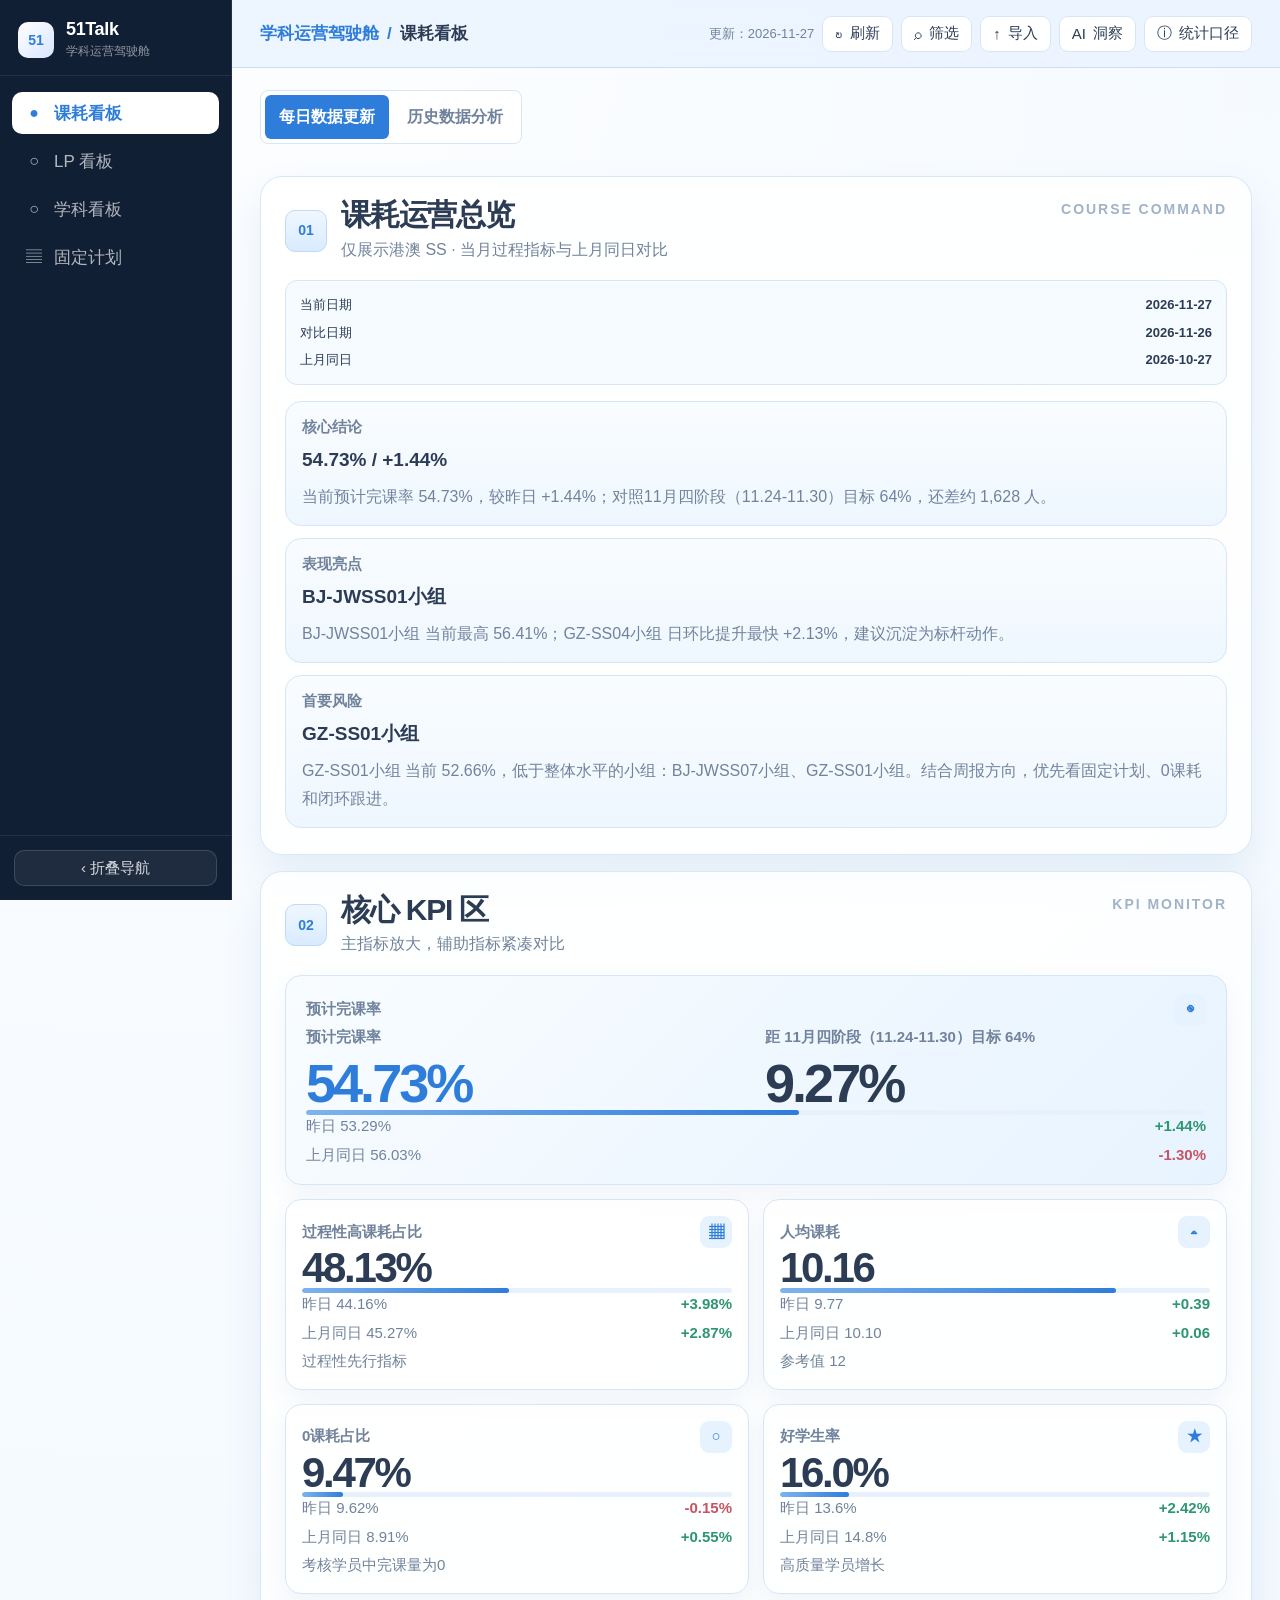
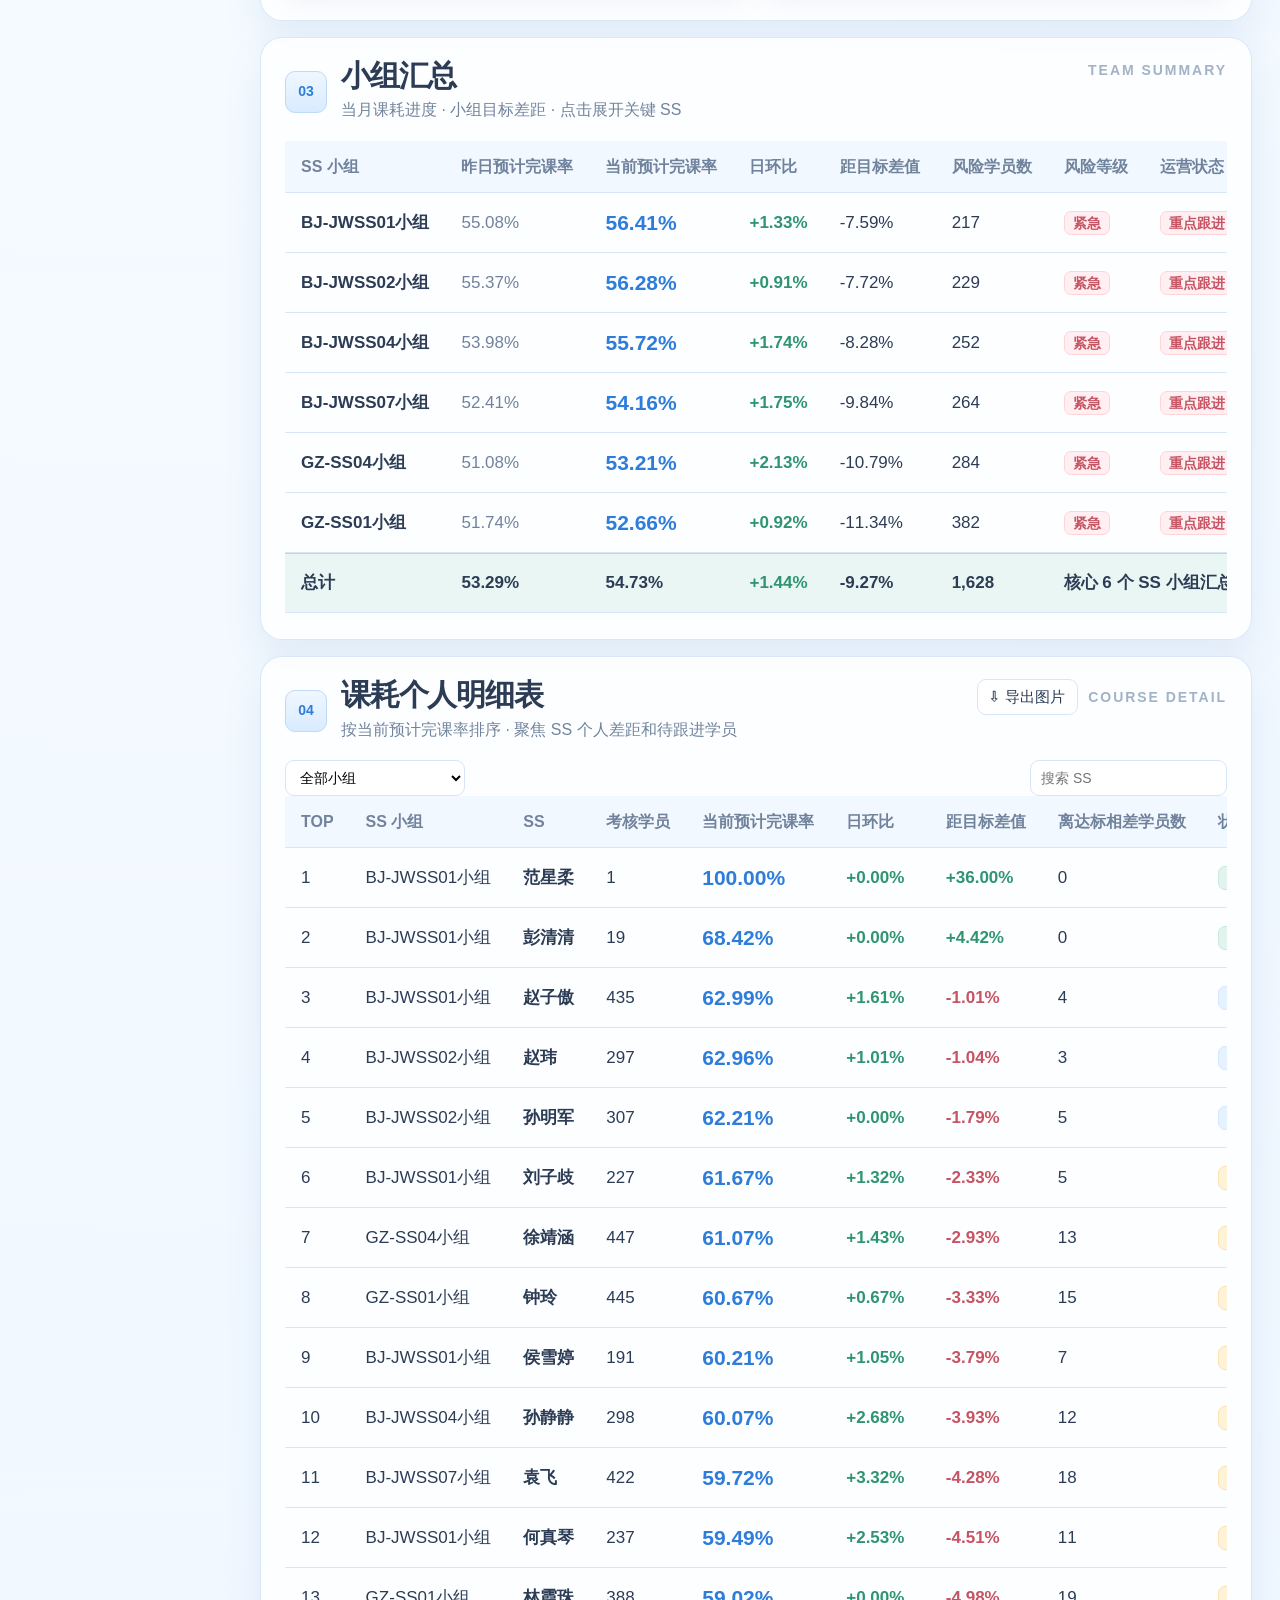
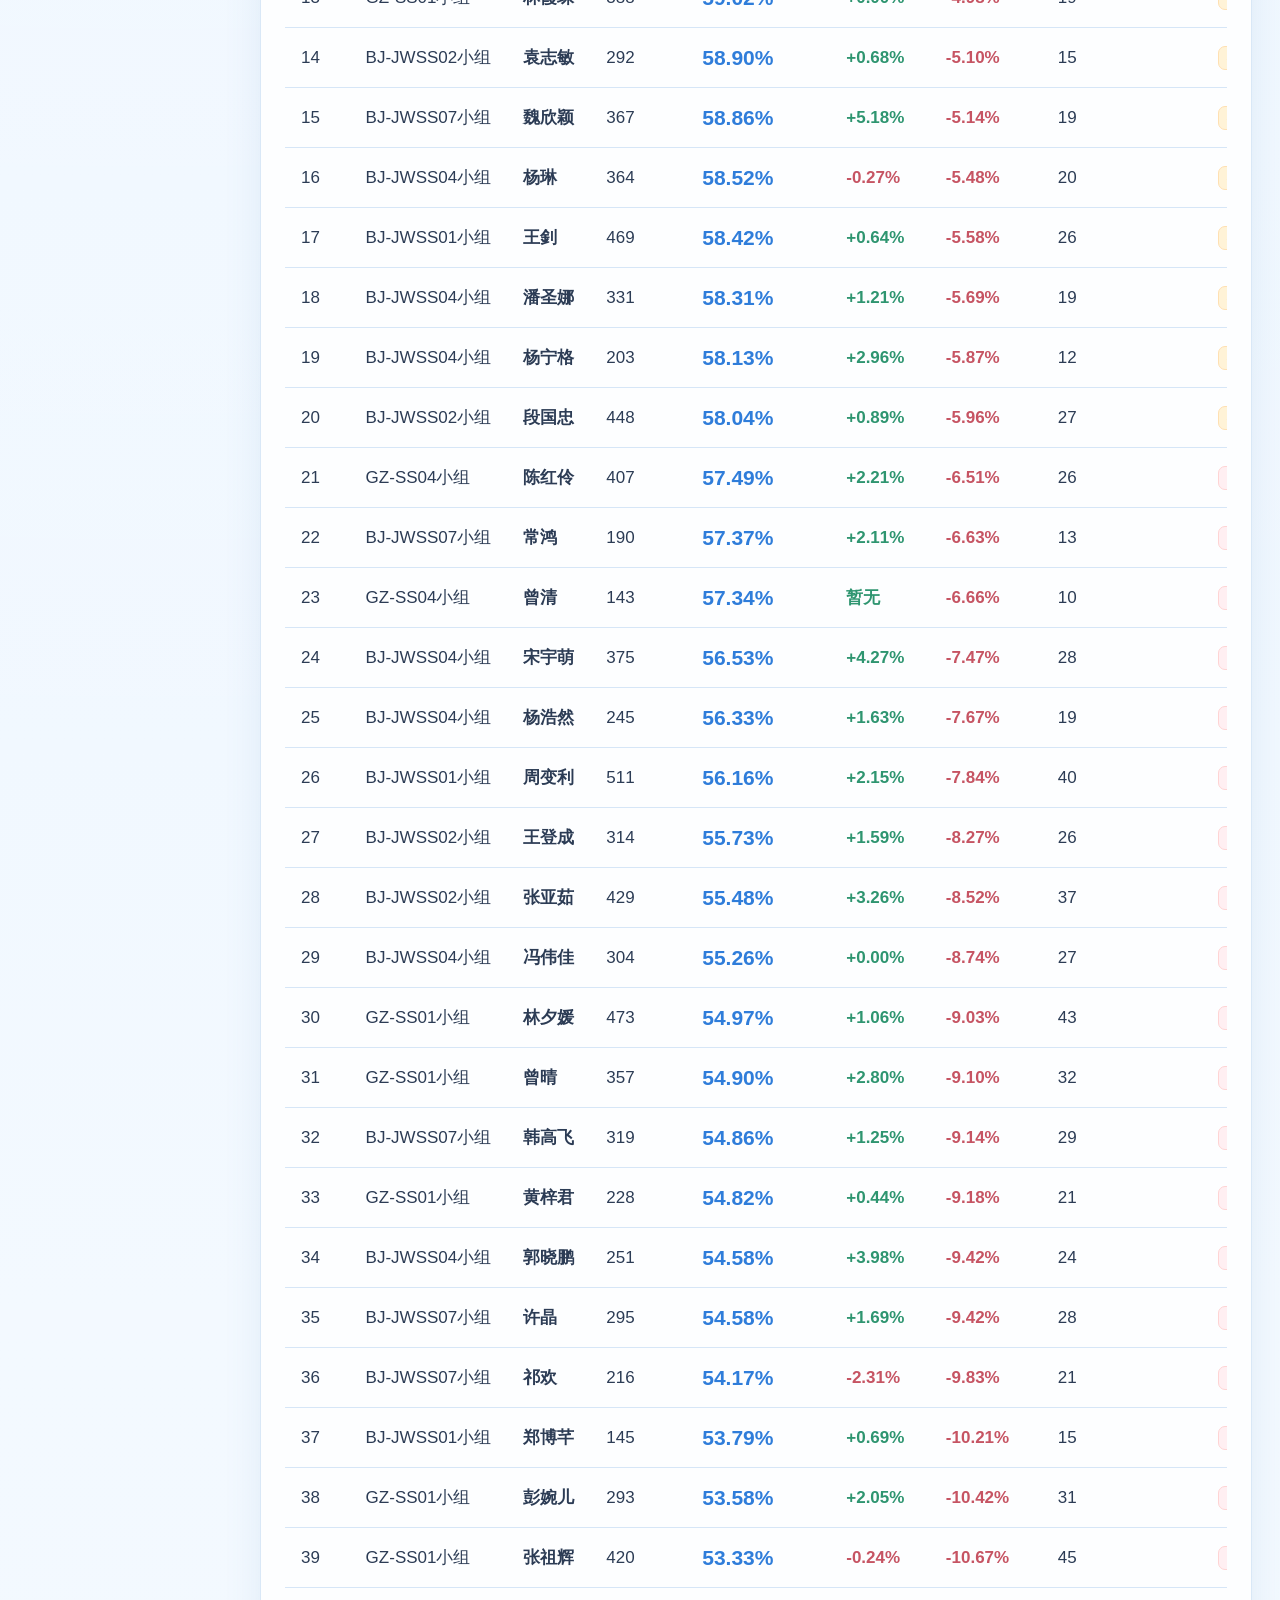
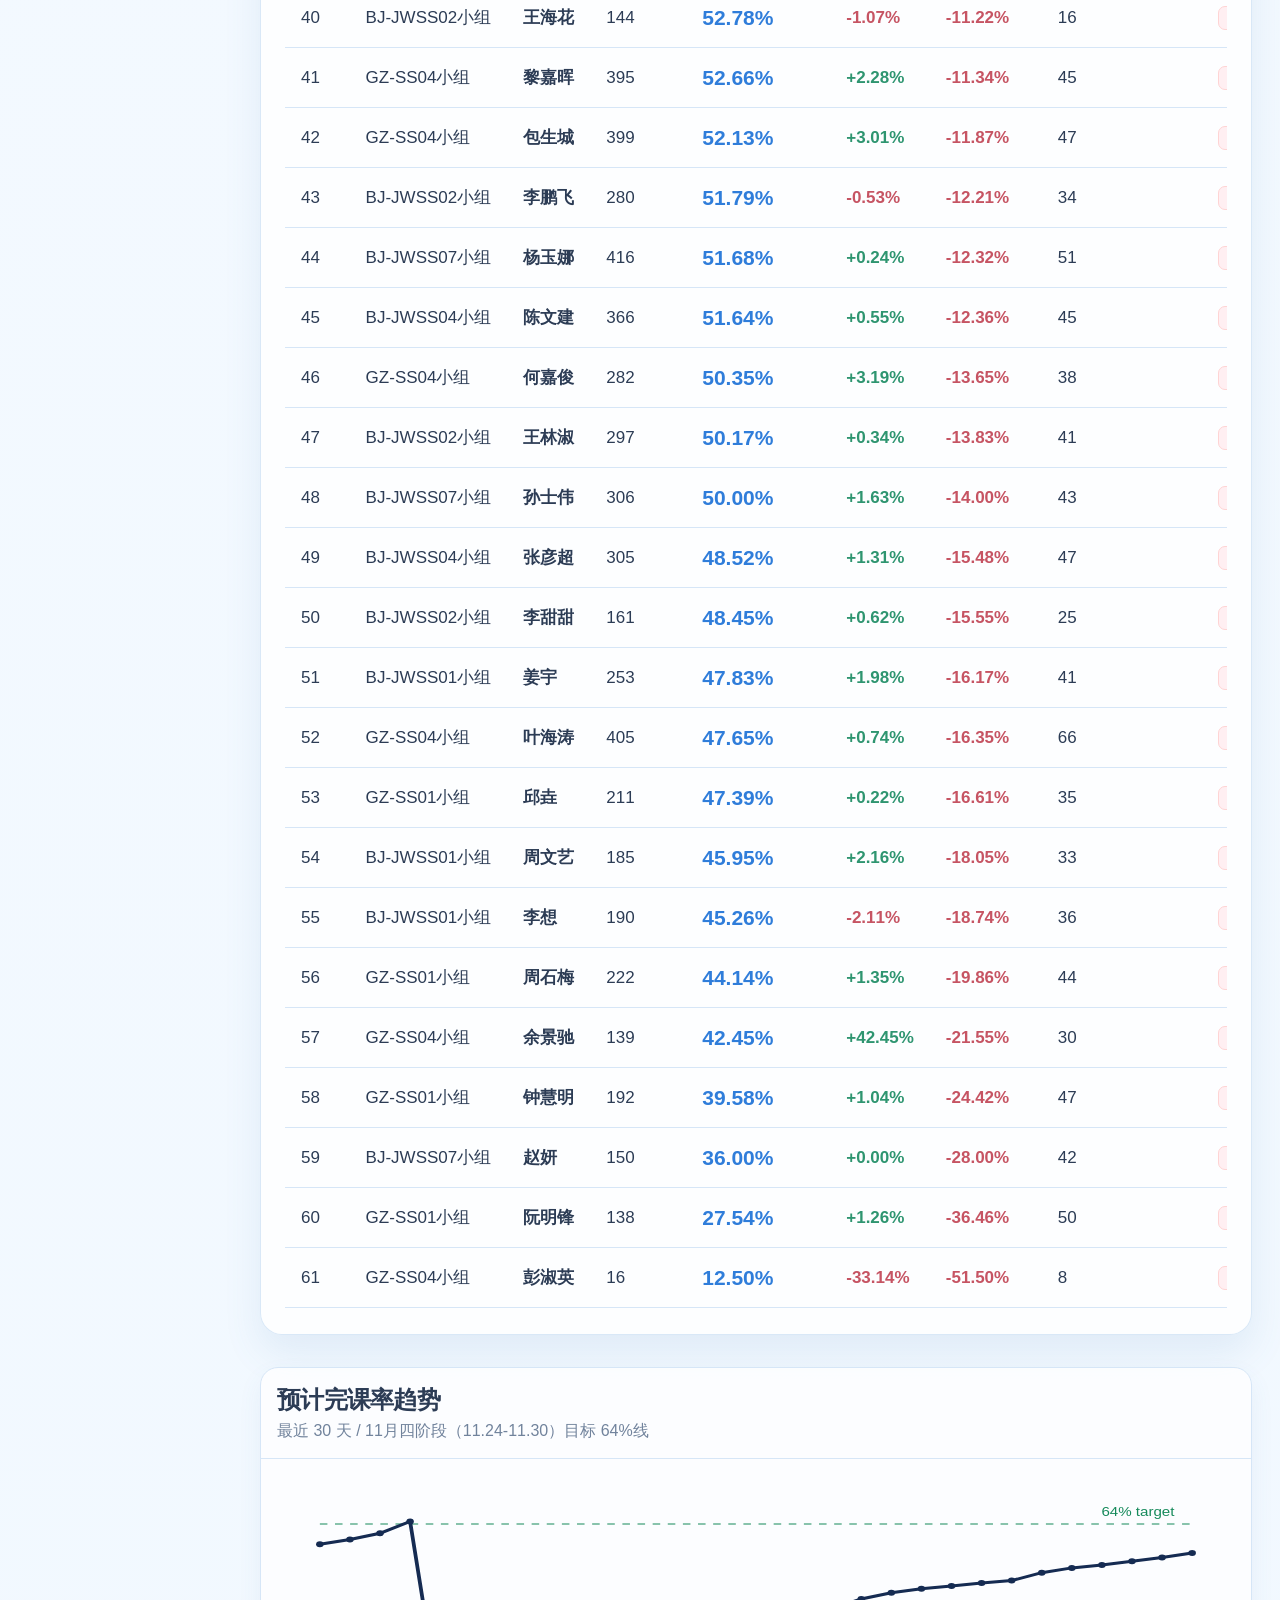
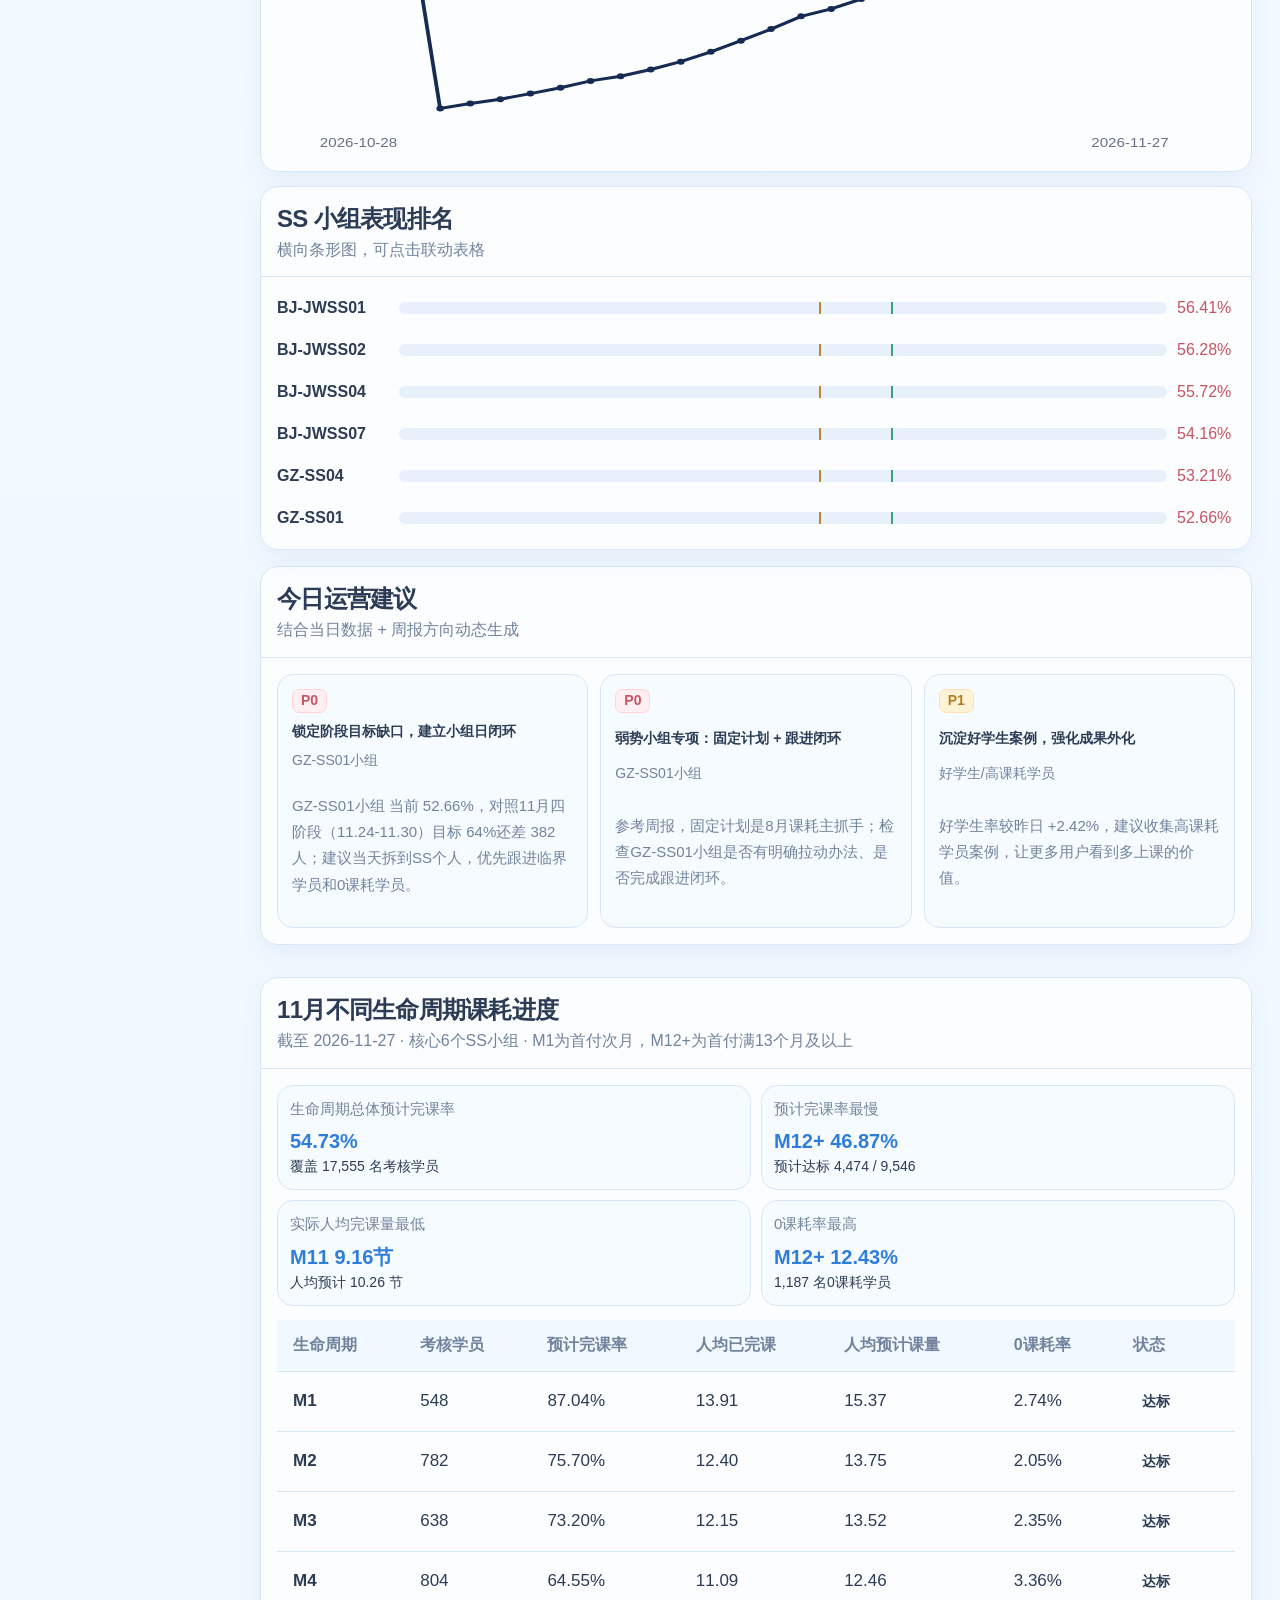
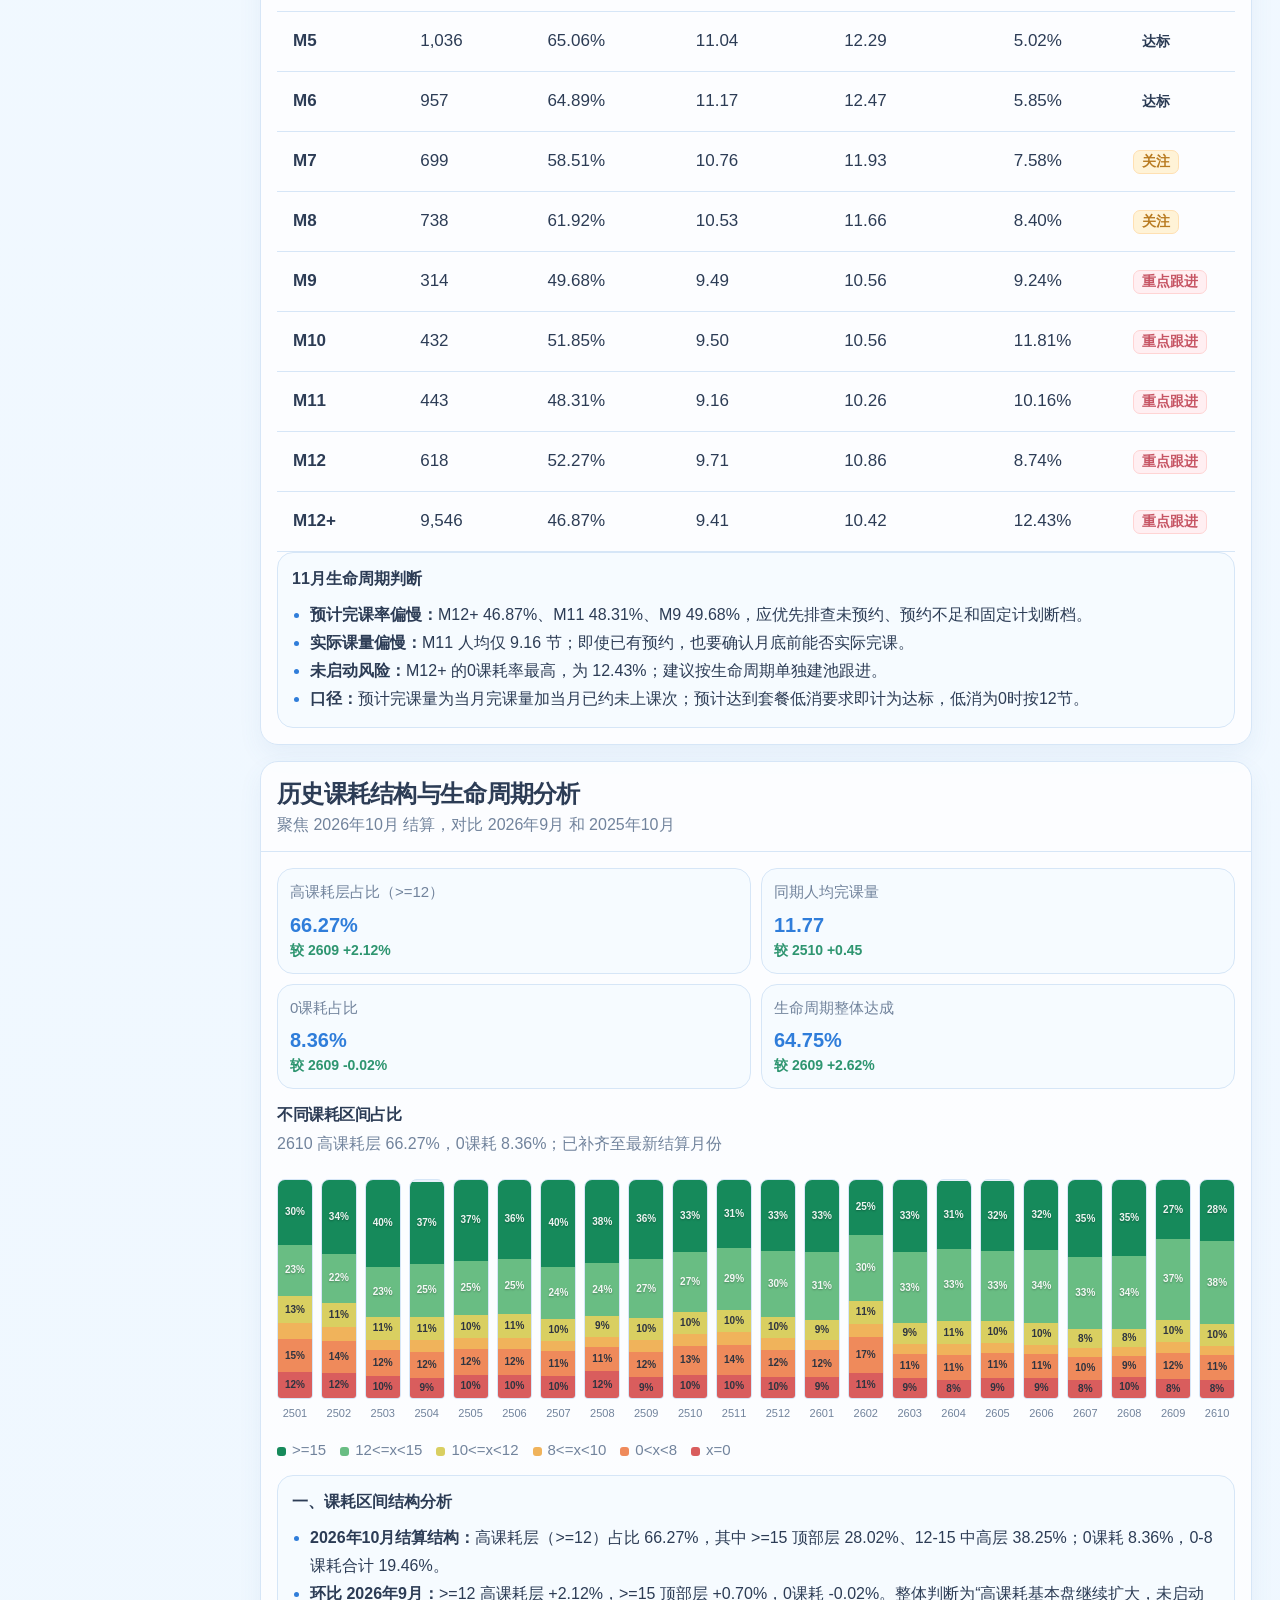
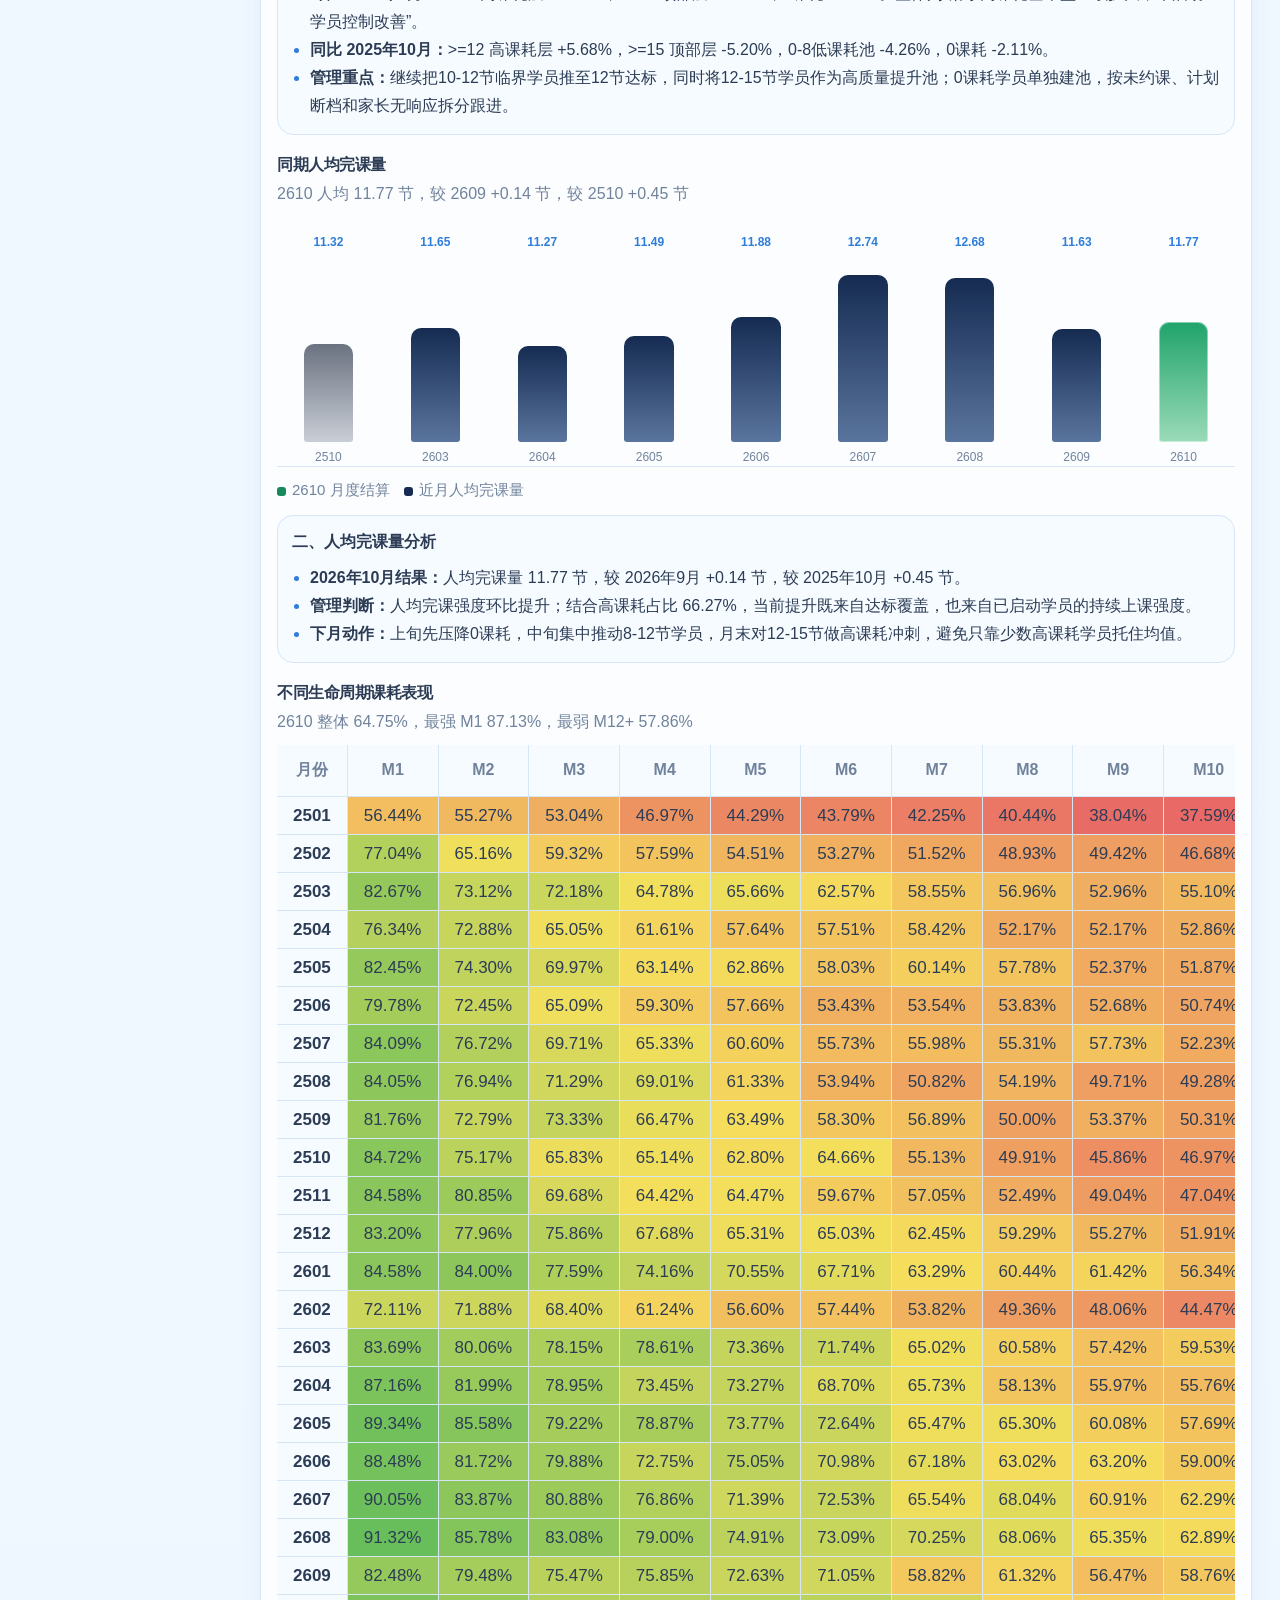
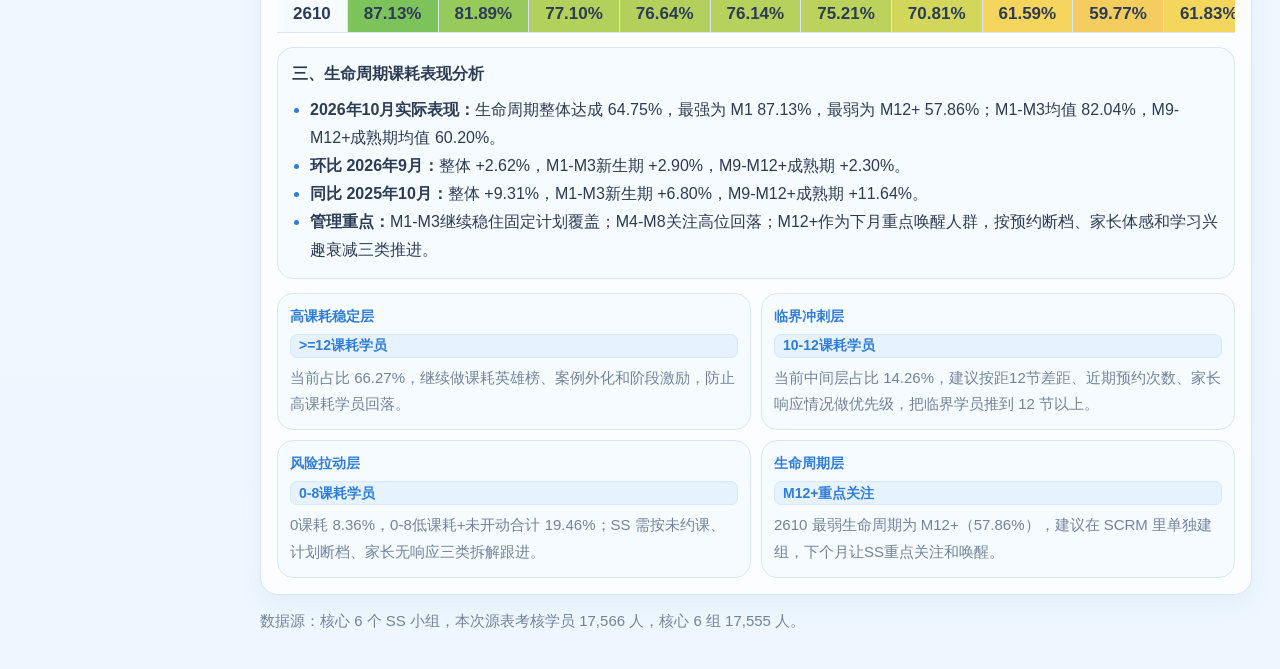
<file: index.html>
<!doctype html>
<html lang="zh-CN">
<head>
  <meta charset="utf-8">
  <meta name="viewport" content="width=device-width, initial-scale=1">
  <meta http-equiv="refresh" content="0; url=./ss-course-consumption-dashboard.html">
  <title>51Talk 学科运营驾驶舱</title>
  <script>
    window.location.replace("./ss-course-consumption-dashboard.html");
  </script>
</head>
<body>
  <p>正在打开 <a href="./ss-course-consumption-dashboard.html">51Talk 学科运营驾驶舱</a>…</p>
</body>
</html>
</file>
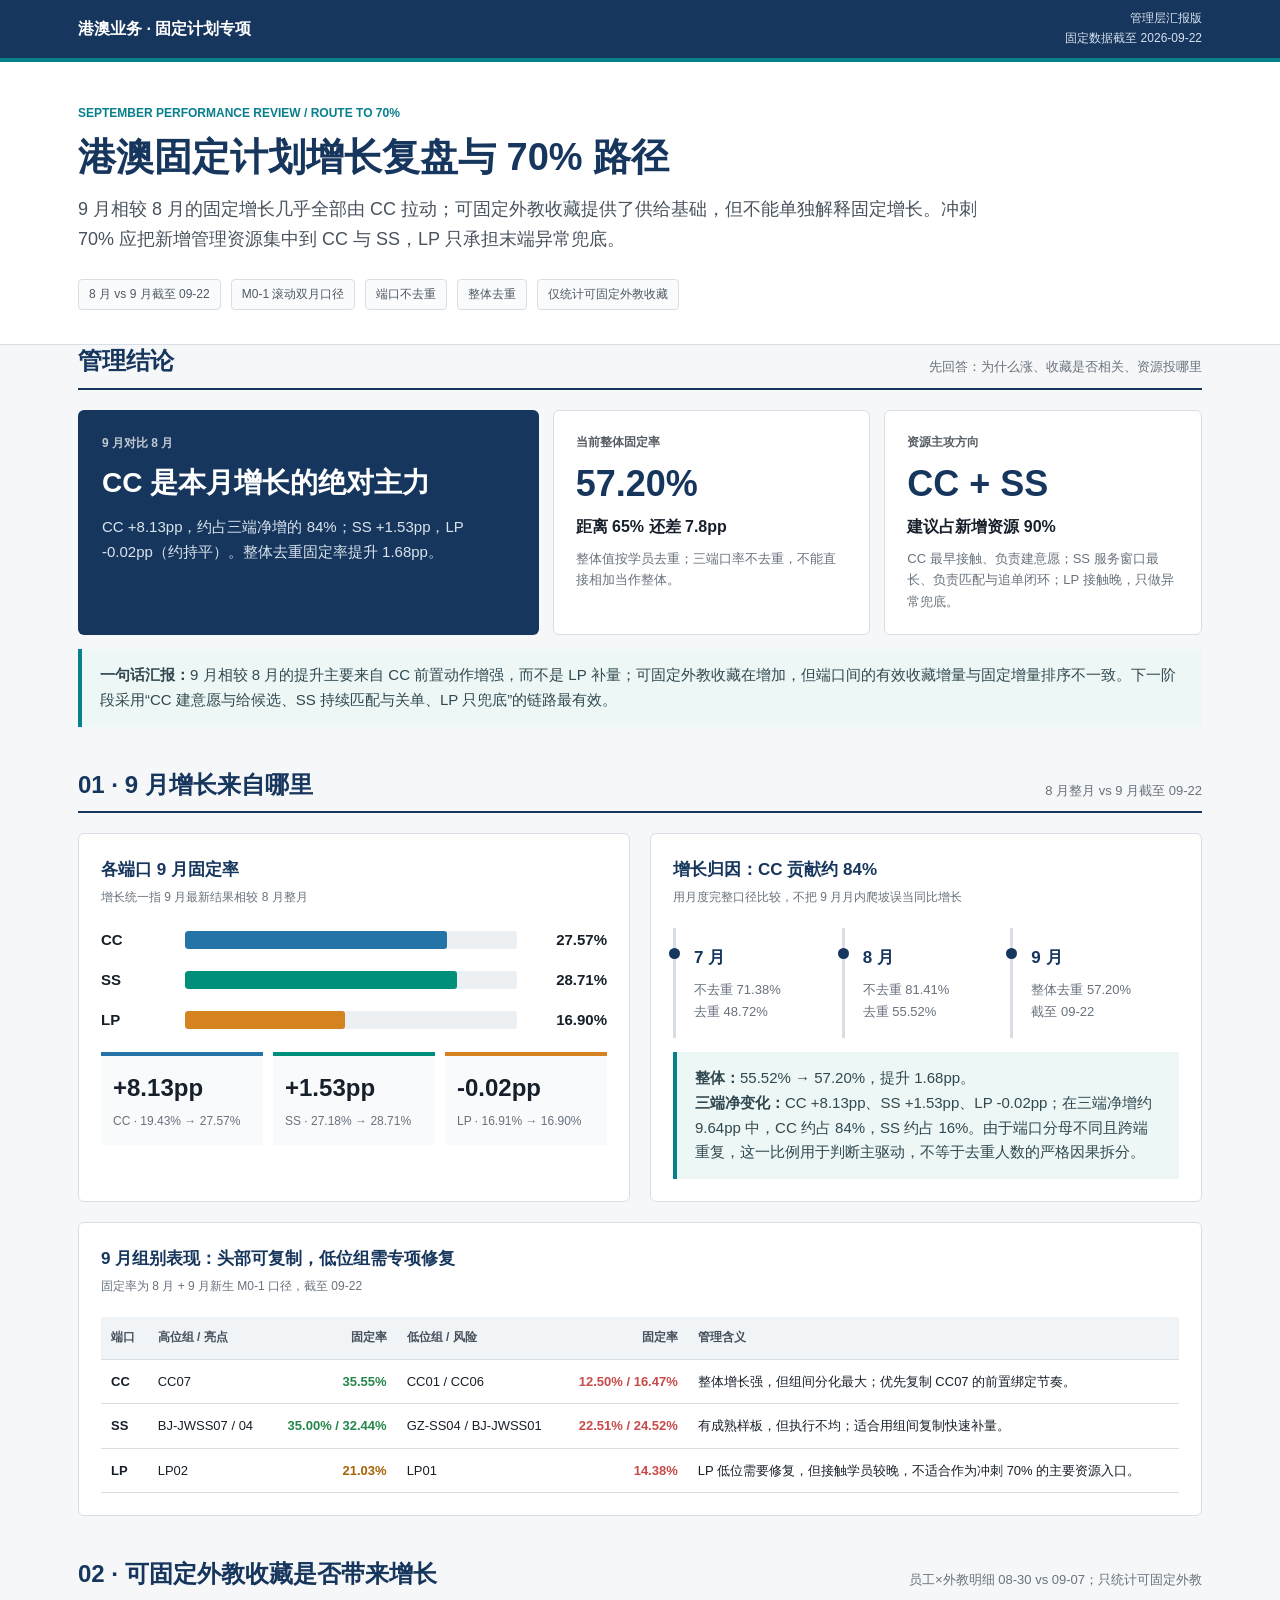
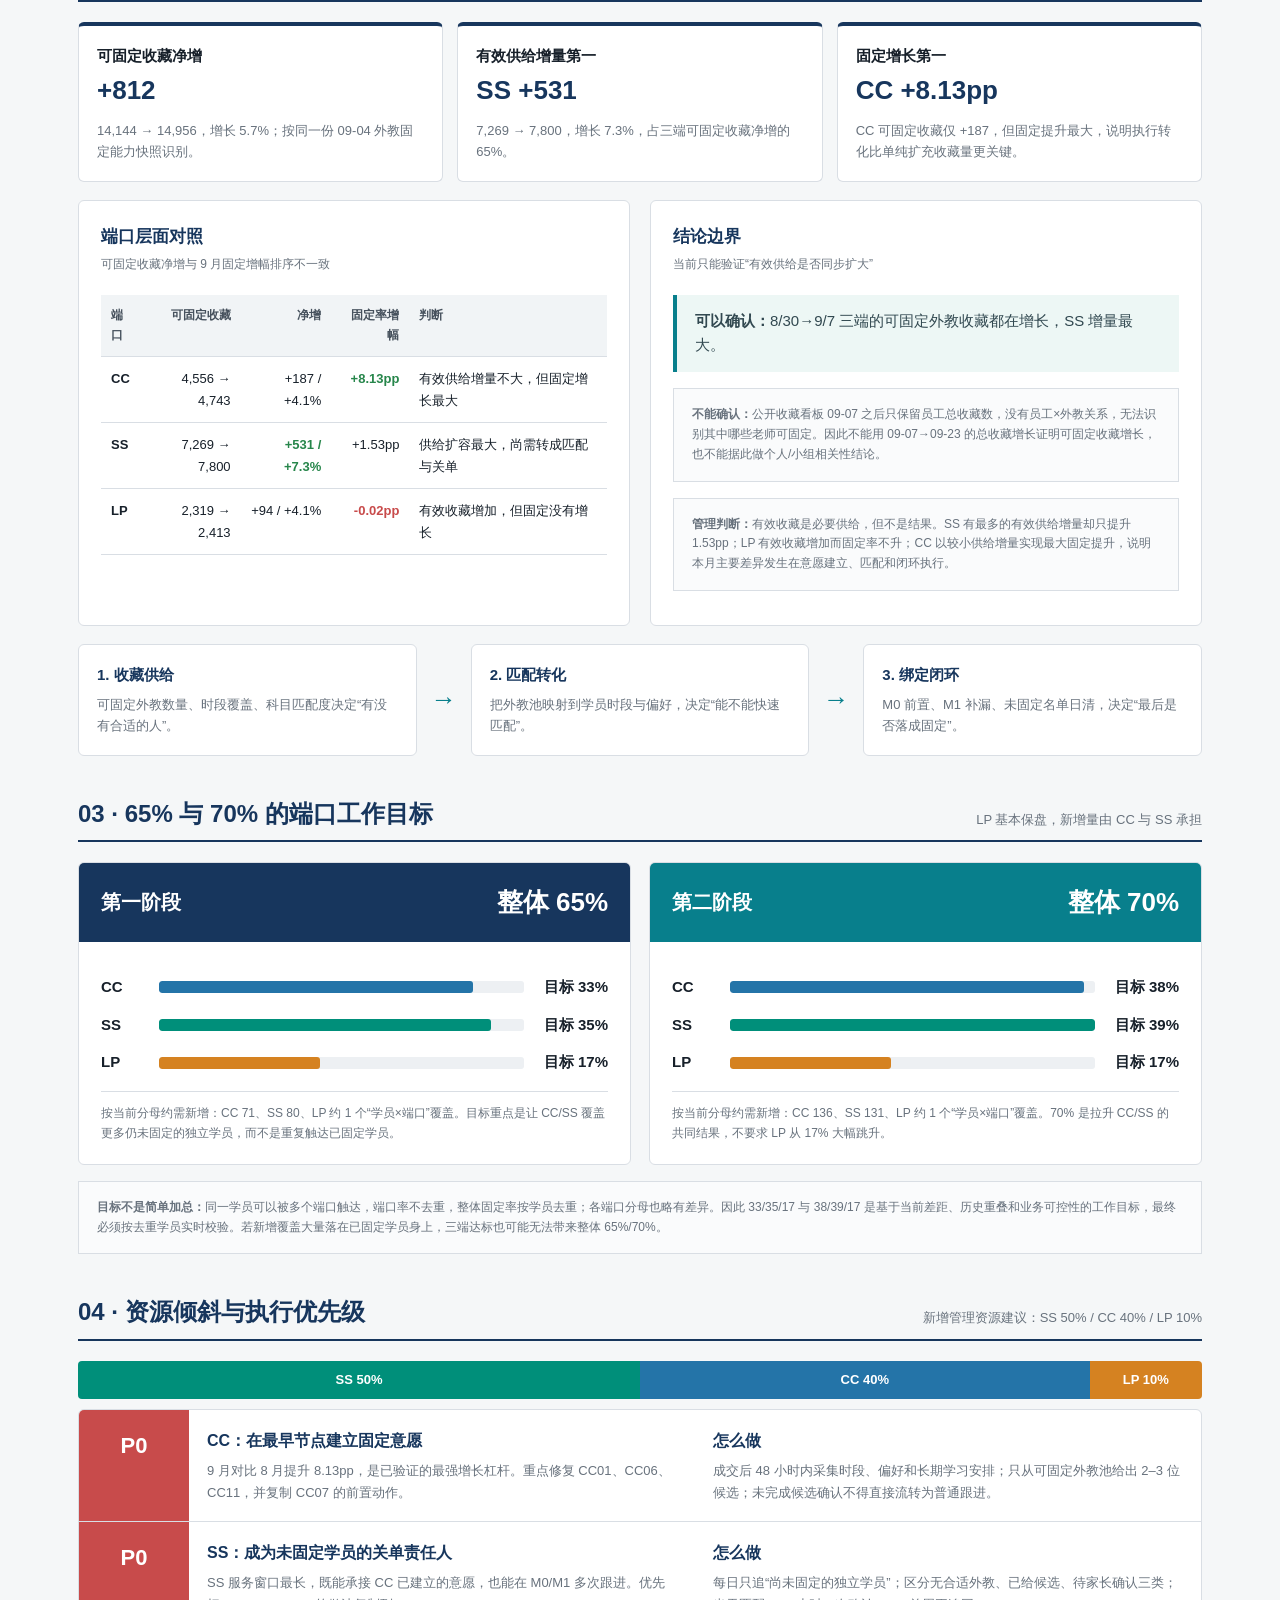
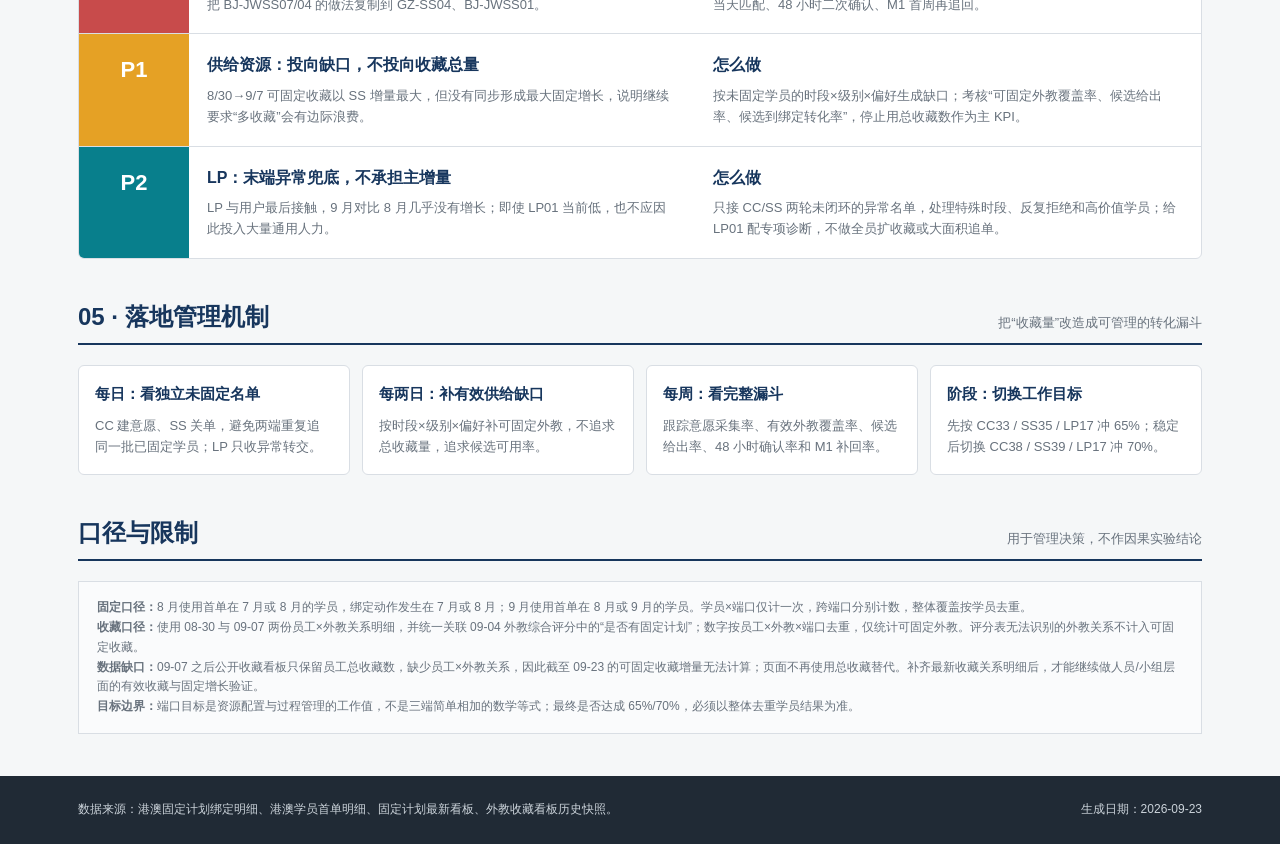
<file: fixed-plan-growth-report-20260923.html>
<!doctype html>
<html lang="zh-CN">
<head>
  <meta charset="utf-8">
  <meta name="viewport" content="width=device-width,initial-scale=1">
  <title>港澳固定计划增长复盘与70%路径</title>
  <style>
    :root{
      --ink:#17202a;--muted:#68727d;--line:#d9dee4;--paper:#f5f7f8;--white:#fff;
      --navy:#17365d;--teal:#087f8c;--green:#27864b;--amber:#e5a125;--red:#c84b4b;
      --cc:#2474a8;--ss:#008f7a;--lp:#d58221;--radius:6px;
    }
    *{box-sizing:border-box}
    html{scroll-behavior:smooth}
    body{margin:0;background:var(--paper);color:var(--ink);font-family:"Microsoft YaHei","PingFang SC",Arial,sans-serif;font-size:15px;line-height:1.65;letter-spacing:0}
    a{color:inherit}
    .shell{max-width:1180px;margin:0 auto;padding:0 28px}
    .topbar{background:var(--navy);color:#fff;border-bottom:4px solid var(--teal)}
    .topbar .shell{min-height:58px;display:flex;align-items:center;justify-content:space-between;gap:24px}
    .brand{font-weight:700;font-size:16px}.stamp{font-size:12px;color:#d7e2ef;text-align:right}
    .hero{background:#fff;border-bottom:1px solid var(--line);padding:42px 0 34px}
    .eyebrow{font-size:12px;font-weight:700;color:var(--teal);text-transform:uppercase;margin-bottom:10px}
    h1{font-size:38px;line-height:1.25;margin:0 0 14px;color:var(--navy);font-weight:800}
    .lead{max-width:900px;font-size:18px;color:#48535e;margin:0}
    .hero-meta{display:flex;flex-wrap:wrap;gap:10px;margin-top:24px}
    .tag{border:1px solid var(--line);padding:5px 10px;background:#fafbfc;font-size:12px;color:#4e5964;border-radius:4px}
    main{padding:34px 0 60px}
    section{margin:0 0 42px;scroll-margin-top:20px}
    .section-head{display:flex;align-items:flex-end;justify-content:space-between;gap:24px;border-bottom:2px solid var(--navy);padding-bottom:10px;margin-bottom:20px}
    .section-head h2{font-size:24px;line-height:1.35;margin:0;color:var(--navy)}
    .section-head p{margin:0;color:var(--muted);font-size:13px;text-align:right}
    .conclusion{display:grid;grid-template-columns:1.45fr 1fr 1fr;gap:14px}
    .verdict{background:var(--navy);color:#fff;padding:24px;border-radius:var(--radius);min-height:190px}
    .verdict small,.metric small{display:block;font-size:12px;font-weight:700;opacity:.72;margin-bottom:10px}
    .verdict h2{font-size:28px;line-height:1.35;margin:0 0 14px;color:#fff}
    .verdict p{margin:0;color:#d9e4ee}
    .metric{background:#fff;border:1px solid var(--line);padding:22px;border-radius:var(--radius);min-height:190px}
    .metric .big{display:block;font-size:36px;line-height:1;color:var(--navy);font-weight:800;margin:13px 0 12px}
    .metric strong{font-size:16px}.metric p{margin:8px 0 0;color:var(--muted);font-size:13px}
    .callout{margin-top:14px;padding:14px 18px;background:#edf7f5;border-left:4px solid var(--teal);color:#314850}
    .grid-2{display:grid;grid-template-columns:1fr 1fr;gap:20px}
    .panel{background:#fff;border:1px solid var(--line);border-radius:var(--radius);padding:22px}
    .panel h3{font-size:17px;margin:0 0 4px;color:var(--navy)}
    .panel .sub{font-size:12px;color:var(--muted);margin:0 0 20px}
    .bars{display:grid;gap:15px}.bar-row{display:grid;grid-template-columns:72px 1fr 78px;align-items:center;gap:12px}
    .bar-label{font-weight:700}.bar-track{height:18px;background:#edf0f3;position:relative;border-radius:3px;overflow:hidden}
    .bar-fill{height:100%;display:block;border-radius:3px}.bar-fill.cc{background:var(--cc)}.bar-fill.ss{background:var(--ss)}.bar-fill.lp{background:var(--lp)}
    .bar-value{text-align:right;font-variant-numeric:tabular-nums;font-weight:700}
    .contrib{display:grid;grid-template-columns:repeat(3,1fr);gap:10px;margin-top:20px}
    .contrib div{border-top:4px solid;padding:12px;background:#f8fafb}.contrib .cc{border-color:var(--cc)}.contrib .ss{border-color:var(--ss)}.contrib .lp{border-color:var(--lp)}
    .contrib b{display:block;font-size:24px}.contrib span{font-size:12px;color:var(--muted)}
    .timeline{display:grid;grid-template-columns:repeat(3,1fr);gap:0;margin-top:4px}
    .time-item{padding:16px 18px;border-left:3px solid var(--line);position:relative}
    .time-item:before{content:"";position:absolute;left:-7px;top:20px;width:11px;height:11px;background:var(--navy);border-radius:50%}
    .time-item b{display:block;color:var(--navy);font-size:17px}.time-item p{margin:7px 0 0;color:var(--muted);font-size:13px}
    table{width:100%;border-collapse:collapse;font-size:13px}
    th,td{padding:11px 10px;text-align:left;border-bottom:1px solid var(--line);vertical-align:top}
    th{background:#f1f4f6;color:#46515d;font-size:12px}td.num,th.num{text-align:right;font-variant-numeric:tabular-nums}
    .good{color:var(--green);font-weight:700}.warn{color:#a66305;font-weight:700}.weak{color:var(--red);font-weight:700}
    .evidence{display:grid;grid-template-columns:1fr 1fr 1fr;gap:14px;margin:18px 0}
    .evidence article{background:#fff;border:1px solid var(--line);border-top:4px solid var(--navy);padding:18px;border-radius:var(--radius)}
    .evidence b{display:block;font-size:26px;color:var(--navy)}.evidence span{font-weight:700}.evidence p{font-size:13px;color:var(--muted);margin:8px 0 0}
    .logic{display:grid;grid-template-columns:1fr 54px 1fr 54px 1fr;align-items:stretch;margin-top:18px}
    .logic-box{background:#fff;border:1px solid var(--line);padding:18px;border-radius:var(--radius)}
    .logic-box b{display:block;color:var(--navy);margin-bottom:6px}.logic-box p{font-size:13px;color:var(--muted);margin:0}
    .arrow{display:flex;align-items:center;justify-content:center;font-size:26px;color:var(--teal)}
    .target-switch{display:grid;grid-template-columns:1fr 1fr;gap:18px}
    .target{background:#fff;border:1px solid var(--line);border-radius:var(--radius);overflow:hidden}
    .target-head{padding:18px 22px;background:var(--navy);color:#fff;display:flex;justify-content:space-between;align-items:center}
    .target-head h3{margin:0;font-size:20px}.target-head b{font-size:26px}
    .target-body{padding:20px 22px}.target-row{display:grid;grid-template-columns:46px 1fr 72px;gap:12px;align-items:center;margin:13px 0}
    .goal-track{height:12px;background:#edf0f3;position:relative;border-radius:3px;overflow:hidden}
    .goal-track span{display:block;height:100%}.target-row .num{text-align:right;font-weight:700}
    .target-note{font-size:12px;color:var(--muted);margin:16px 0 0;border-top:1px solid var(--line);padding-top:12px}
    .priority{display:grid;grid-template-columns:110px 1fr 1fr;gap:0;background:#fff;border:1px solid var(--line);border-radius:var(--radius);overflow:hidden}
    .priority>div{padding:18px;border-bottom:1px solid var(--line)}
    .priority>div:nth-last-child(-n+3){border-bottom:0}.p-label{font-size:22px;font-weight:800;color:#fff;text-align:center}.p0{background:var(--red)}.p1{background:var(--amber)}.p2{background:var(--teal)}
    .priority h3{font-size:16px;margin:0 0 6px;color:var(--navy)}.priority p{margin:0;color:var(--muted);font-size:13px}
    .allocation{display:flex;height:38px;overflow:hidden;border-radius:4px;margin:20px 0 10px;color:#fff;font-weight:700;font-size:13px}
    .allocation span{display:flex;align-items:center;justify-content:center}.alloc-ss{width:50%;background:var(--ss)}.alloc-cc{width:40%;background:var(--cc)}.alloc-lp{width:10%;background:var(--lp)}
    .cadence{display:grid;grid-template-columns:repeat(4,1fr);gap:12px}.cadence article{background:#fff;border:1px solid var(--line);padding:16px;border-radius:var(--radius)}
    .cadence b{color:var(--navy);display:block;margin-bottom:8px}.cadence p{margin:0;color:var(--muted);font-size:13px}
    .note{font-size:12px;color:var(--muted);padding:16px 18px;border:1px solid var(--line);background:#fafbfc;margin-top:16px}
    footer{background:#202a35;color:#cbd3da;padding:24px 0;font-size:12px}
    .sources{display:flex;justify-content:space-between;gap:30px}.sources p{margin:0;max-width:820px}
    @media(max-width:850px){
      .shell{padding:0 16px}.topbar .shell{align-items:flex-start;padding-top:12px;padding-bottom:12px}.stamp{max-width:180px}
      h1{font-size:30px}.lead{font-size:16px}.conclusion,.grid-2,.target-switch{grid-template-columns:1fr}
      .evidence{grid-template-columns:1fr}.timeline{grid-template-columns:1fr}.logic{grid-template-columns:1fr}.arrow{transform:rotate(90deg);height:42px}
      .priority{grid-template-columns:74px 1fr}.priority>div:nth-child(3n){grid-column:2}.priority>div:nth-last-child(-n+3){border-bottom:1px solid var(--line)}
      .cadence{grid-template-columns:1fr 1fr}.section-head{align-items:flex-start;flex-direction:column;gap:6px}.section-head p{text-align:left}
      .table-scroll{overflow-x:auto}.table-scroll table{min-width:720px}.sources{display:block}.sources p+ p{margin-top:8px}
    }
    @media(max-width:520px){.hero{padding:30px 0 26px}h1{font-size:27px}.contrib,.cadence{grid-template-columns:1fr}.bar-row{grid-template-columns:56px 1fr 66px}.allocation{height:auto;display:grid}.allocation span{width:100%;min-height:34px}}
    @media print{body{background:#fff}.topbar{position:static}.panel,.metric,.target,.evidence article,.cadence article{break-inside:avoid}section{break-inside:auto}.hero{padding-top:20px}}
  </style>
</head>
<body>
  <header class="topbar">
    <div class="shell"><div class="brand">港澳业务 · 固定计划专项</div><div class="stamp">管理层汇报版<br>固定数据截至 2026-09-22</div></div>
  </header>
  <div class="hero">
    <div class="shell">
      <div class="eyebrow">September performance review / Route to 70%</div>
      <h1>港澳固定计划增长复盘与 70% 路径</h1>
      <p class="lead">9 月相较 8 月的固定增长几乎全部由 CC 拉动；可固定外教收藏提供了供给基础，但不能单独解释固定增长。冲刺 70% 应把新增管理资源集中到 CC 与 SS，LP 只承担末端异常兜底。</p>
      <div class="hero-meta"><span class="tag">8 月 vs 9 月截至 09-22</span><span class="tag">M0-1 滚动双月口径</span><span class="tag">端口不去重</span><span class="tag">整体去重</span><span class="tag">仅统计可固定外教收藏</span></div>
    </div>
  </div>

  <main class="shell">
    <section>
      <div class="section-head"><h2>管理结论</h2><p>先回答：为什么涨、收藏是否相关、资源投哪里</p></div>
      <div class="conclusion">
        <article class="verdict"><small>9 月对比 8 月</small><h2>CC 是本月增长的绝对主力</h2><p>CC +8.13pp，约占三端净增的 84%；SS +1.53pp，LP -0.02pp（约持平）。整体去重固定率提升 1.68pp。</p></article>
        <article class="metric"><small>当前整体固定率</small><strong class="big">57.20%</strong><strong>距离 65% 还差 7.8pp</strong><p>整体值按学员去重；三端口率不去重，不能直接相加当作整体。</p></article>
        <article class="metric"><small>资源主攻方向</small><strong class="big">CC + SS</strong><strong>建议占新增资源 90%</strong><p>CC 最早接触、负责建意愿；SS 服务窗口最长、负责匹配与追单闭环；LP 接触晚，只做异常兜底。</p></article>
      </div>
      <div class="callout"><b>一句话汇报：</b>9 月相较 8 月的提升主要来自 CC 前置动作增强，而不是 LP 补量；可固定外教收藏在增加，但端口间的有效收藏增量与固定增量排序不一致。下一阶段采用“CC 建意愿与给候选、SS 持续匹配与关单、LP 只兜底”的链路最有效。</div>
    </section>

    <section>
      <div class="section-head"><h2>01 · 9 月增长来自哪里</h2><p>8 月整月 vs 9 月截至 09-22</p></div>
      <div class="grid-2">
        <div class="panel">
          <h3>各端口 9 月固定率</h3><p class="sub">增长统一指 9 月最新结果相较 8 月整月</p>
          <div class="bars">
            <div class="bar-row"><span class="bar-label">CC</span><div class="bar-track"><span class="bar-fill cc" style="width:78.8%"></span></div><span class="bar-value">27.57%</span></div>
            <div class="bar-row"><span class="bar-label">SS</span><div class="bar-track"><span class="bar-fill ss" style="width:82%"></span></div><span class="bar-value">28.71%</span></div>
            <div class="bar-row"><span class="bar-label">LP</span><div class="bar-track"><span class="bar-fill lp" style="width:48.3%"></span></div><span class="bar-value">16.90%</span></div>
          </div>
          <div class="contrib">
            <div class="cc"><b>+8.13pp</b><span>CC · 19.43% → 27.57%</span></div>
            <div class="ss"><b>+1.53pp</b><span>SS · 27.18% → 28.71%</span></div>
            <div class="lp"><b>-0.02pp</b><span>LP · 16.91% → 16.90%</span></div>
          </div>
        </div>
        <div class="panel">
          <h3>增长归因：CC 贡献约 84%</h3><p class="sub">用月度完整口径比较，不把 9 月月内爬坡误当同比增长</p>
          <div class="timeline">
            <div class="time-item"><b>7 月</b><p>不去重 71.38%<br>去重 48.72%</p></div>
            <div class="time-item"><b>8 月</b><p>不去重 81.41%<br>去重 55.52%</p></div>
            <div class="time-item"><b>9 月</b><p>整体去重 57.20%<br>截至 09-22</p></div>
          </div>
          <div class="callout"><b>整体：</b>55.52% → 57.20%，提升 1.68pp。<br><b>三端净变化：</b>CC +8.13pp、SS +1.53pp、LP -0.02pp；在三端净增约 9.64pp 中，CC 约占 84%，SS 约占 16%。由于端口分母不同且跨端重复，这一比例用于判断主驱动，不等于去重人数的严格因果拆分。</div>
        </div>
      </div>
      <div class="table-scroll panel" style="margin-top:20px">
        <h3>9 月组别表现：头部可复制，低位组需专项修复</h3><p class="sub">固定率为 8 月 + 9 月新生 M0-1 口径，截至 09-22</p>
        <table>
          <thead><tr><th>端口</th><th>高位组 / 亮点</th><th class="num">固定率</th><th>低位组 / 风险</th><th class="num">固定率</th><th>管理含义</th></tr></thead>
          <tbody>
            <tr><td><b>CC</b></td><td>CC07</td><td class="num good">35.55%</td><td>CC01 / CC06</td><td class="num weak">12.50% / 16.47%</td><td>整体增长强，但组间分化最大；优先复制 CC07 的前置绑定节奏。</td></tr>
            <tr><td><b>SS</b></td><td>BJ-JWSS07 / 04</td><td class="num good">35.00% / 32.44%</td><td>GZ-SS04 / BJ-JWSS01</td><td class="num weak">22.51% / 24.52%</td><td>有成熟样板，但执行不均；适合用组间复制快速补量。</td></tr>
            <tr><td><b>LP</b></td><td>LP02</td><td class="num warn">21.03%</td><td>LP01</td><td class="num weak">14.38%</td><td>LP 低位需要修复，但接触学员较晚，不适合作为冲刺 70% 的主要资源入口。</td></tr>
          </tbody>
        </table>
      </div>
    </section>

    <section>
      <div class="section-head"><h2>02 · 可固定外教收藏是否带来增长</h2><p>员工×外教明细 08-30 vs 09-07；只统计可固定外教</p></div>
      <div class="evidence">
        <article><span>可固定收藏净增</span><b>+812</b><p>14,144 → 14,956，增长 5.7%；按同一份 09-04 外教固定能力快照识别。</p></article>
        <article><span>有效供给增量第一</span><b>SS +531</b><p>7,269 → 7,800，增长 7.3%，占三端可固定收藏净增的 65%。</p></article>
        <article><span>固定增长第一</span><b>CC +8.13pp</b><p>CC 可固定收藏仅 +187，但固定提升最大，说明执行转化比单纯扩充收藏量更关键。</p></article>
      </div>
      <div class="grid-2">
        <div class="panel table-scroll">
          <h3>端口层面对照</h3><p class="sub">可固定收藏净增与 9 月固定增幅排序不一致</p>
          <table>
            <thead><tr><th>端口</th><th class="num">可固定收藏</th><th class="num">净增</th><th class="num">固定率增幅</th><th>判断</th></tr></thead>
            <tbody>
              <tr><td><b>CC</b></td><td class="num">4,556 → 4,743</td><td class="num">+187 / +4.1%</td><td class="num good">+8.13pp</td><td>有效供给增量不大，但固定增长最大</td></tr>
              <tr><td><b>SS</b></td><td class="num">7,269 → 7,800</td><td class="num good">+531 / +7.3%</td><td class="num">+1.53pp</td><td>供给扩容最大，尚需转成匹配与关单</td></tr>
              <tr><td><b>LP</b></td><td class="num">2,319 → 2,413</td><td class="num">+94 / +4.1%</td><td class="num weak">-0.02pp</td><td>有效收藏增加，但固定没有增长</td></tr>
            </tbody>
          </table>
        </div>
        <div class="panel">
          <h3>结论边界</h3><p class="sub">当前只能验证“有效供给是否同步扩大”</p>
          <div class="callout"><b>可以确认：</b>8/30→9/7 三端的可固定外教收藏都在增长，SS 增量最大。</div>
          <div class="note"><b>不能确认：</b>公开收藏看板 09-07 之后只保留员工总收藏数，没有员工×外教关系，无法识别其中哪些老师可固定。因此不能用 09-07→09-23 的总收藏增长证明可固定收藏增长，也不能据此做个人/小组相关性结论。</div>
          <p class="note"><b>管理判断：</b>有效收藏是必要供给，但不是结果。SS 有最多的有效供给增量却只提升 1.53pp；LP 有效收藏增加而固定率不升；CC 以较小供给增量实现最大固定提升，说明本月主要差异发生在意愿建立、匹配和闭环执行。</p>
        </div>
      </div>
      <div class="logic">
        <div class="logic-box"><b>1. 收藏供给</b><p>可固定外教数量、时段覆盖、科目匹配度决定“有没有合适的人”。</p></div><div class="arrow">→</div>
        <div class="logic-box"><b>2. 匹配转化</b><p>把外教池映射到学员时段与偏好，决定“能不能快速匹配”。</p></div><div class="arrow">→</div>
        <div class="logic-box"><b>3. 绑定闭环</b><p>M0 前置、M1 补漏、未固定名单日清，决定“最后是否落成固定”。</p></div>
      </div>
    </section>

    <section>
      <div class="section-head"><h2>03 · 65% 与 70% 的端口工作目标</h2><p>LP 基本保盘，新增量由 CC 与 SS 承担</p></div>
      <div class="target-switch">
        <article class="target">
          <div class="target-head"><h3>第一阶段</h3><b>整体 65%</b></div>
          <div class="target-body">
            <div class="target-row"><b>CC</b><div class="goal-track"><span class="bar-fill cc" style="width:86%"></span></div><span class="num">目标 33%</span></div>
            <div class="target-row"><b>SS</b><div class="goal-track"><span class="bar-fill ss" style="width:91%"></span></div><span class="num">目标 35%</span></div>
            <div class="target-row"><b>LP</b><div class="goal-track"><span class="bar-fill lp" style="width:44%"></span></div><span class="num">目标 17%</span></div>
            <p class="target-note">按当前分母约需新增：CC 71、SS 80、LP 约 1 个“学员×端口”覆盖。目标重点是让 CC/SS 覆盖更多仍未固定的独立学员，而不是重复触达已固定学员。</p>
          </div>
        </article>
        <article class="target">
          <div class="target-head" style="background:#087f8c"><h3>第二阶段</h3><b>整体 70%</b></div>
          <div class="target-body">
            <div class="target-row"><b>CC</b><div class="goal-track"><span class="bar-fill cc" style="width:97%"></span></div><span class="num">目标 38%</span></div>
            <div class="target-row"><b>SS</b><div class="goal-track"><span class="bar-fill ss" style="width:100%"></span></div><span class="num">目标 39%</span></div>
            <div class="target-row"><b>LP</b><div class="goal-track"><span class="bar-fill lp" style="width:44%"></span></div><span class="num">目标 17%</span></div>
            <p class="target-note">按当前分母约需新增：CC 136、SS 131、LP 约 1 个“学员×端口”覆盖。70% 是拉升 CC/SS 的共同结果，不要求 LP 从 17% 大幅跳升。</p>
          </div>
        </article>
      </div>
      <div class="note"><b>目标不是简单加总：</b>同一学员可以被多个端口触达，端口率不去重，整体固定率按学员去重；各端口分母也略有差异。因此 33/35/17 与 38/39/17 是基于当前差距、历史重叠和业务可控性的工作目标，最终必须按去重学员实时校验。若新增覆盖大量落在已固定学员身上，三端达标也可能无法带来整体 65%/70%。</div>
    </section>

    <section>
      <div class="section-head"><h2>04 · 资源倾斜与执行优先级</h2><p>新增管理资源建议：SS 50% / CC 40% / LP 10%</p></div>
      <div class="allocation"><span class="alloc-ss">SS 50%</span><span class="alloc-cc">CC 40%</span><span class="alloc-lp">LP 10%</span></div>
      <div class="priority">
        <div class="p-label p0">P0</div><div><h3>CC：在最早节点建立固定意愿</h3><p>9 月对比 8 月提升 8.13pp，是已验证的最强增长杠杆。重点修复 CC01、CC06、CC11，并复制 CC07 的前置动作。</p></div><div><h3>怎么做</h3><p>成交后 48 小时内采集时段、偏好和长期学习安排；只从可固定外教池给出 2–3 位候选；未完成候选确认不得直接流转为普通跟进。</p></div>
        <div class="p-label p0">P0</div><div><h3>SS：成为未固定学员的关单责任人</h3><p>SS 服务窗口最长，既能承接 CC 已建立的意愿，也能在 M0/M1 多次跟进。优先把 BJ-JWSS07/04 的做法复制到 GZ-SS04、BJ-JWSS01。</p></div><div><h3>怎么做</h3><p>每日只追“尚未固定的独立学员”；区分无合适外教、已给候选、待家长确认三类；当天匹配、48 小时二次确认、M1 首周再追回。</p></div>
        <div class="p-label p1">P1</div><div><h3>供给资源：投向缺口，不投向收藏总量</h3><p>8/30→9/7 可固定收藏以 SS 增量最大，但没有同步形成最大固定增长，说明继续要求“多收藏”会有边际浪费。</p></div><div><h3>怎么做</h3><p>按未固定学员的时段×级别×偏好生成缺口；考核“可固定外教覆盖率、候选给出率、候选到绑定转化率”，停止用总收藏数作为主 KPI。</p></div>
        <div class="p-label p2">P2</div><div><h3>LP：末端异常兜底，不承担主增量</h3><p>LP 与用户最后接触，9 月对比 8 月几乎没有增长；即使 LP01 当前低，也不应因此投入大量通用人力。</p></div><div><h3>怎么做</h3><p>只接 CC/SS 两轮未闭环的异常名单，处理特殊时段、反复拒绝和高价值学员；给 LP01 配专项诊断，不做全员扩收藏或大面积追单。</p></div>
      </div>
    </section>

    <section>
      <div class="section-head"><h2>05 · 落地管理机制</h2><p>把“收藏量”改造成可管理的转化漏斗</p></div>
      <div class="cadence">
        <article><b>每日：看独立未固定名单</b><p>CC 建意愿、SS 关单，避免两端重复追同一批已固定学员；LP 只收异常转交。</p></article>
        <article><b>每两日：补有效供给缺口</b><p>按时段×级别×偏好补可固定外教，不追求总收藏量，追求候选可用率。</p></article>
        <article><b>每周：看完整漏斗</b><p>跟踪意愿采集率、有效外教覆盖率、候选给出率、48 小时确认率和 M1 补回率。</p></article>
        <article><b>阶段：切换工作目标</b><p>先按 CC33 / SS35 / LP17 冲 65%；稳定后切换 CC38 / SS39 / LP17 冲 70%。</p></article>
      </div>
    </section>

    <section>
      <div class="section-head"><h2>口径与限制</h2><p>用于管理决策，不作因果实验结论</p></div>
      <div class="note">
        <b>固定口径：</b>8 月使用首单在 7 月或 8 月的学员，绑定动作发生在 7 月或 8 月；9 月使用首单在 8 月或 9 月的学员。学员×端口仅计一次，跨端口分别计数，整体覆盖按学员去重。<br>
        <b>收藏口径：</b>使用 08-30 与 09-07 两份员工×外教关系明细，并统一关联 09-04 外教综合评分中的“是否有固定计划”；数字按员工×外教×端口去重，仅统计可固定外教。评分表无法识别的外教关系不计入可固定收藏。<br>
        <b>数据缺口：</b>09-07 之后公开收藏看板只保留员工总收藏数，缺少员工×外教关系，因此截至 09-23 的可固定收藏增量无法计算；页面不再使用总收藏替代。补齐最新收藏关系明细后，才能继续做人员/小组层面的有效收藏与固定增长验证。<br>
        <b>目标边界：</b>端口目标是资源配置与过程管理的工作值，不是三端简单相加的数学等式；最终是否达成 65%/70%，必须以整体去重学员结果为准。
      </div>
    </section>
  </main>

  <footer><div class="shell sources"><p>数据来源：港澳固定计划绑定明细、港澳学员首单明细、固定计划最新看板、外教收藏看板历史快照。</p><p>生成日期：2026-09-23</p></div></footer>
</body>
</html>
</file>
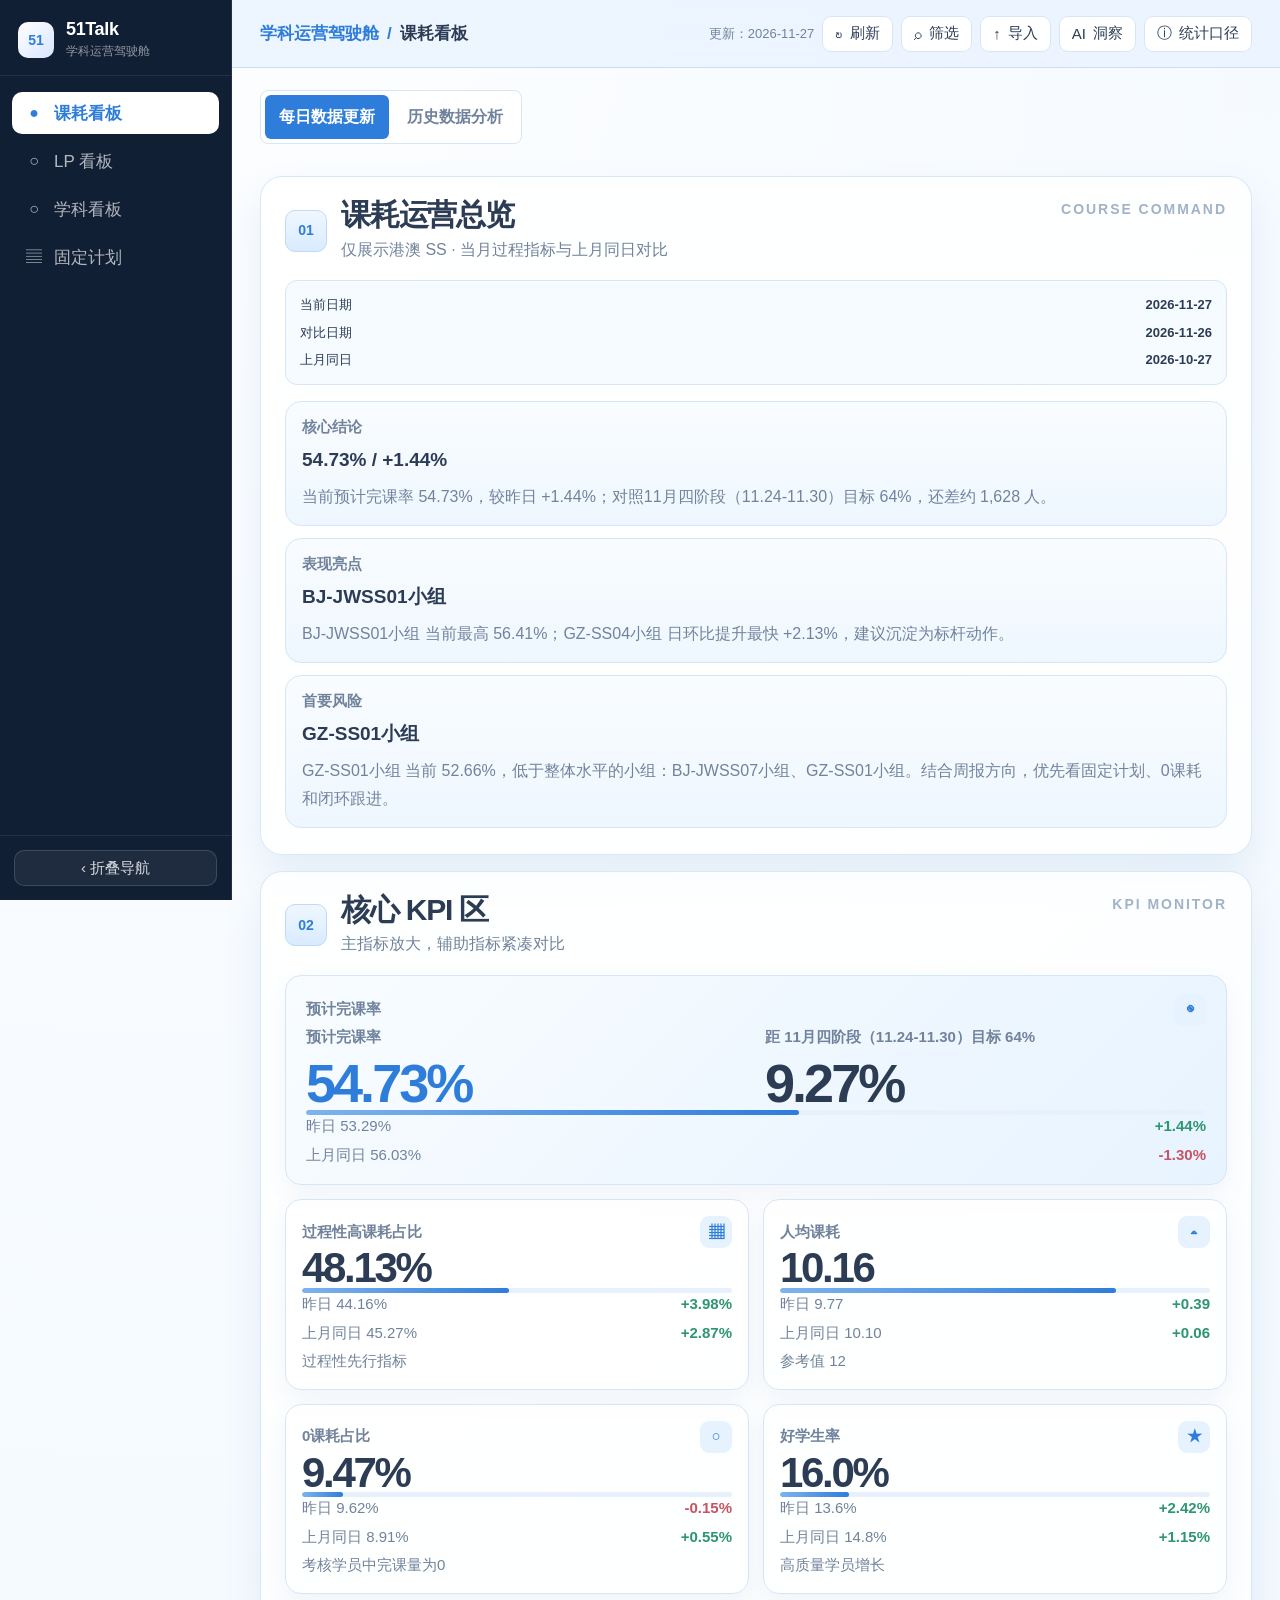
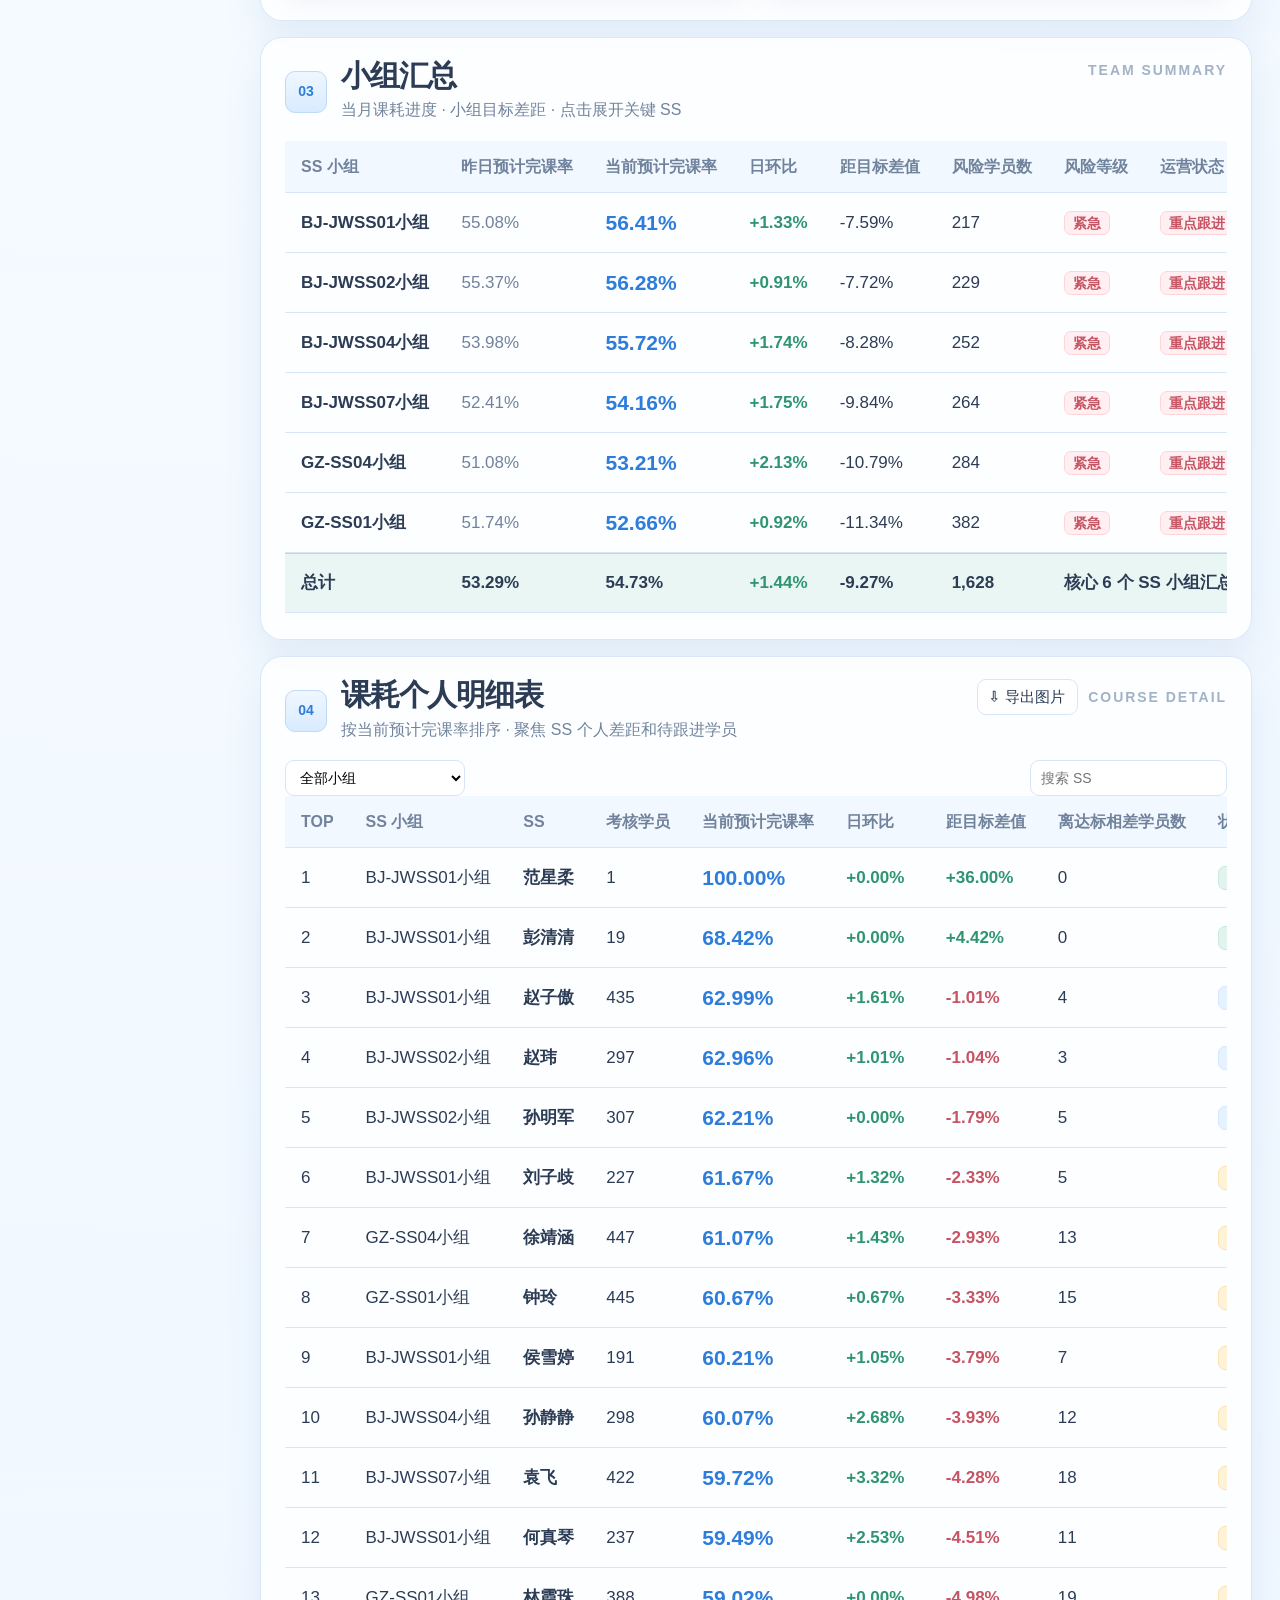
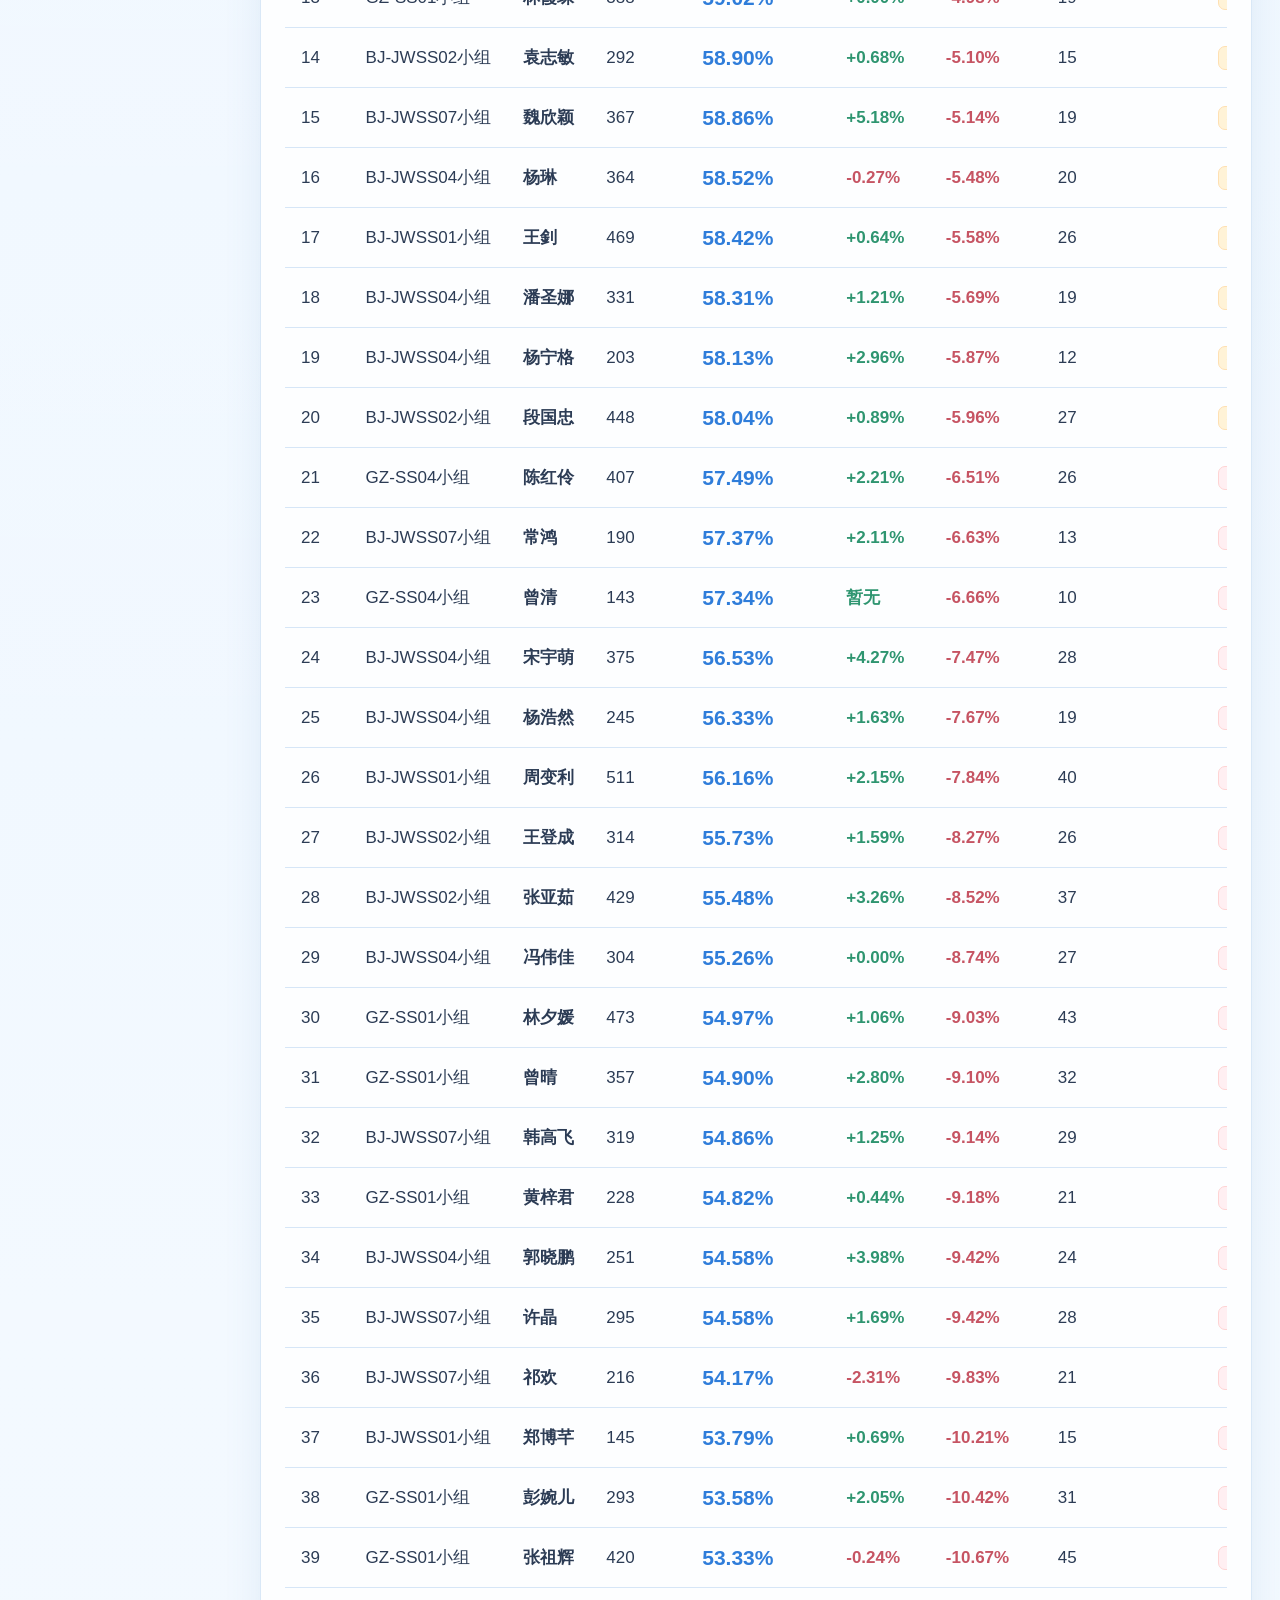
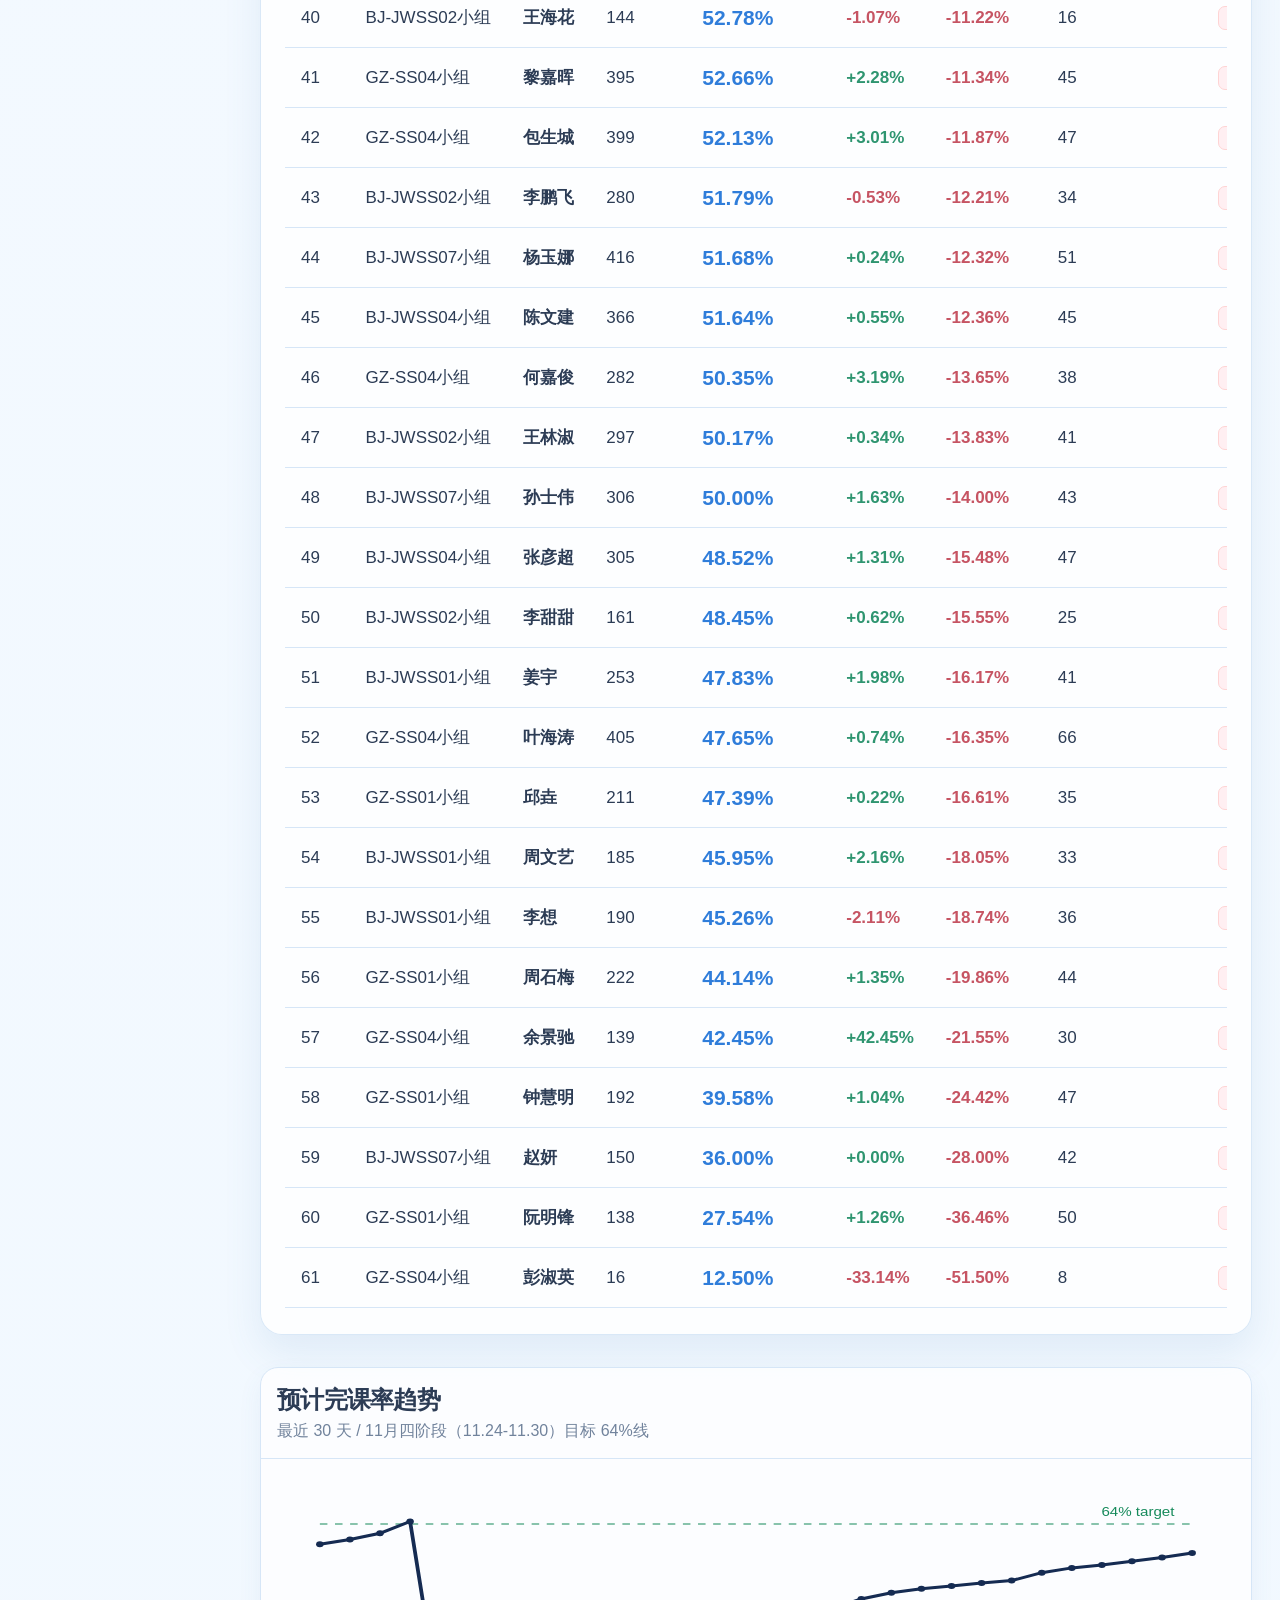
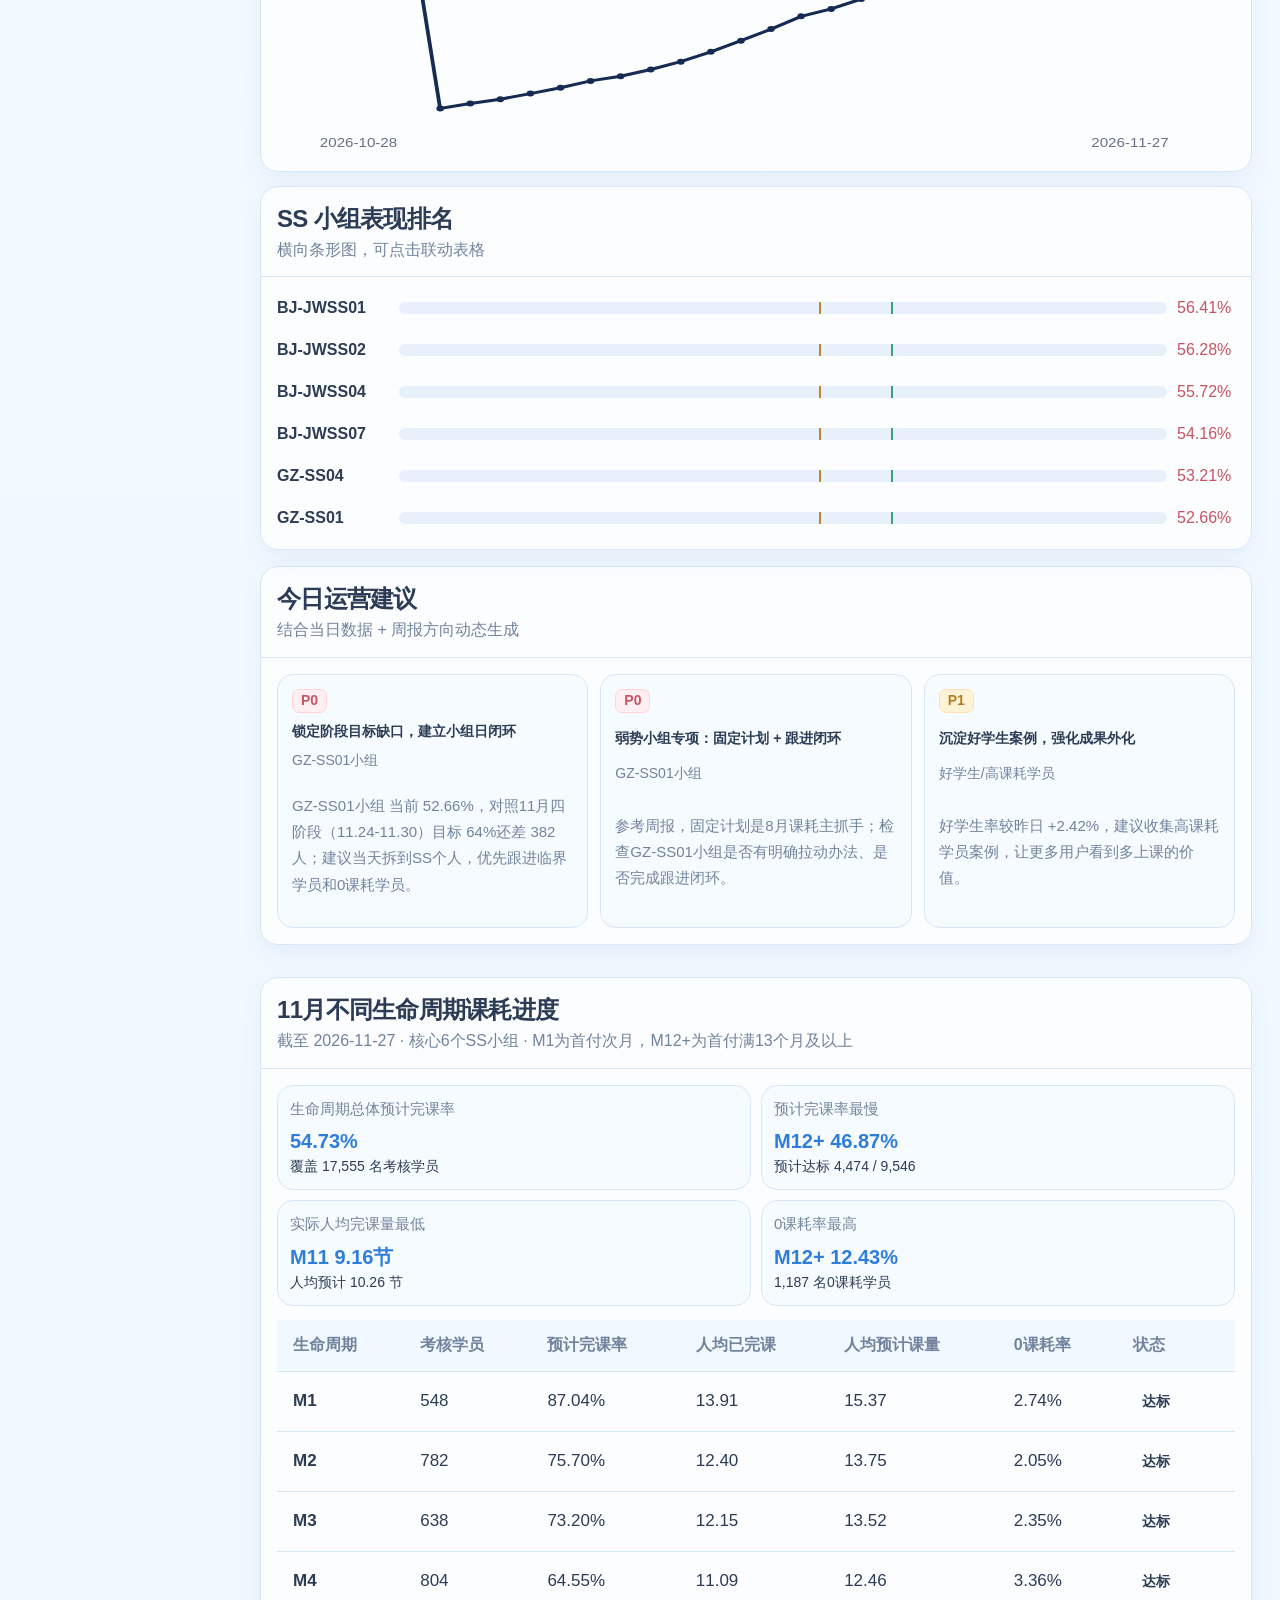
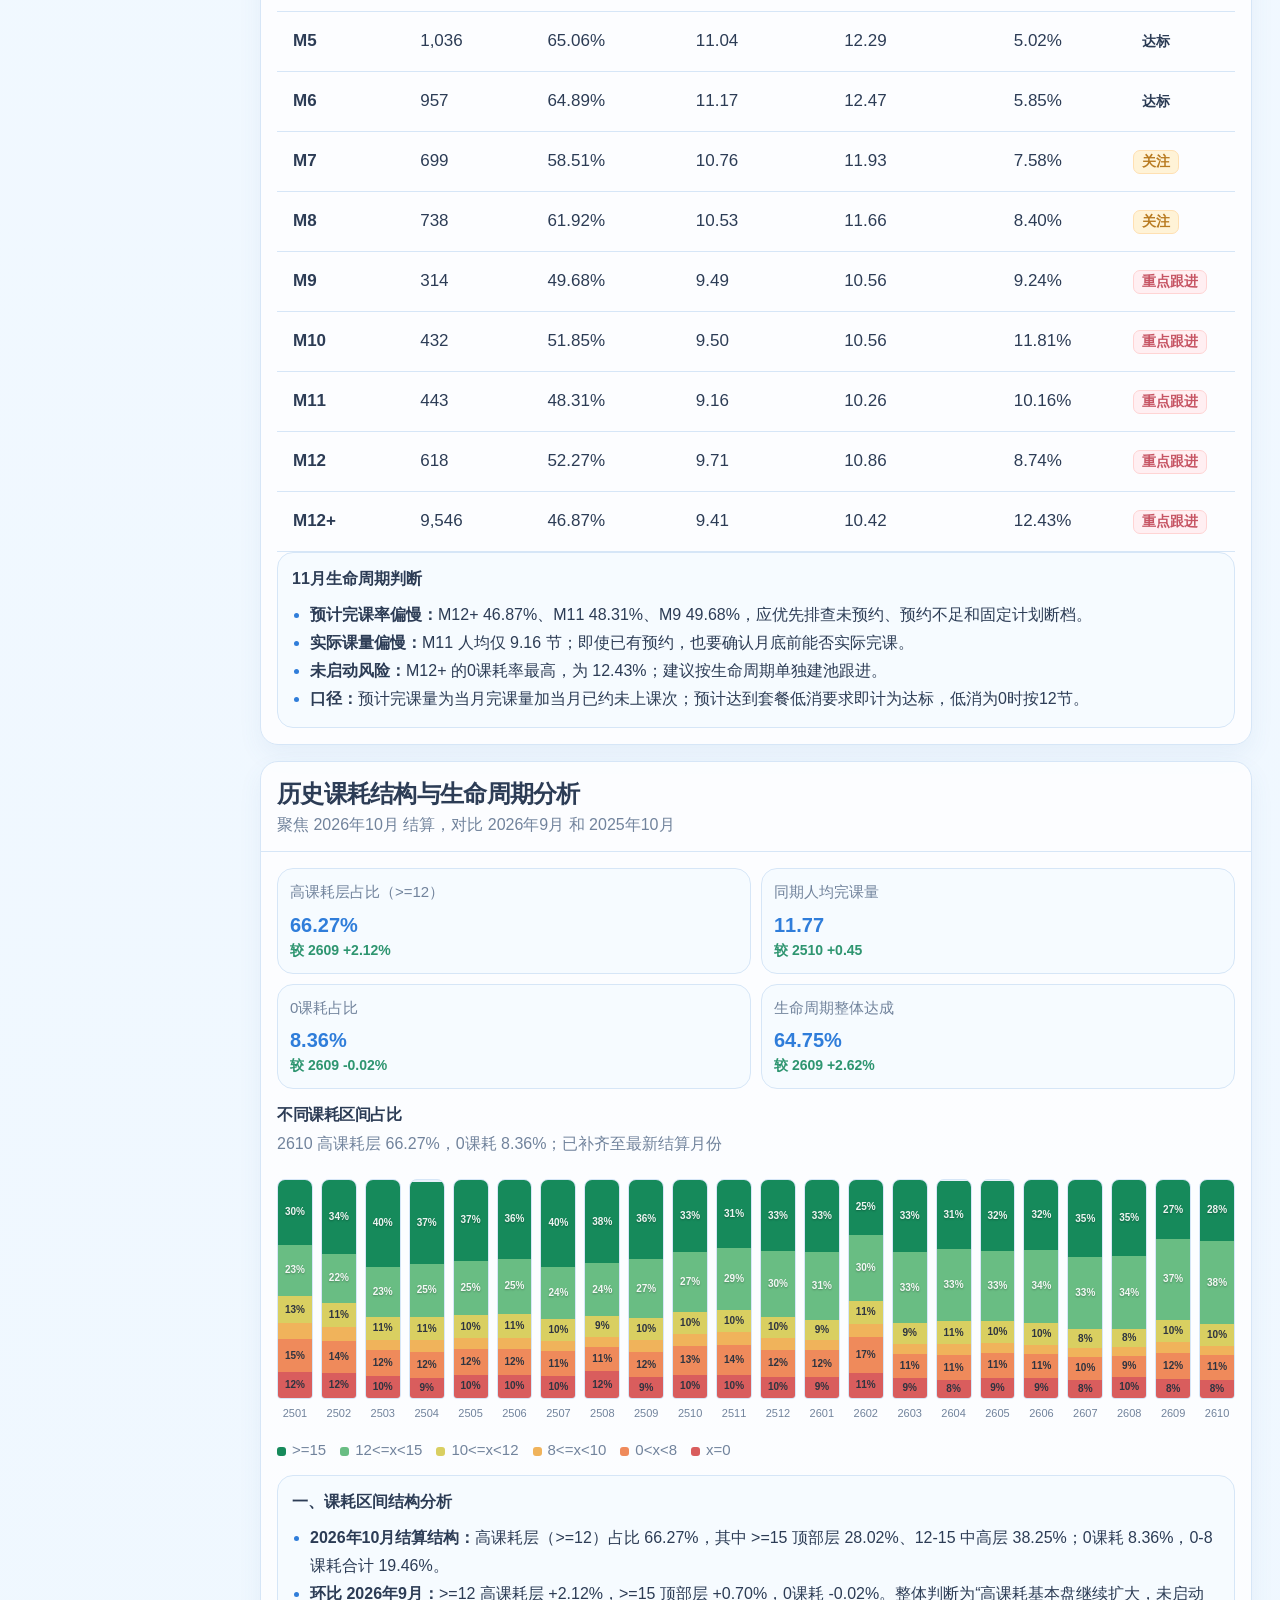
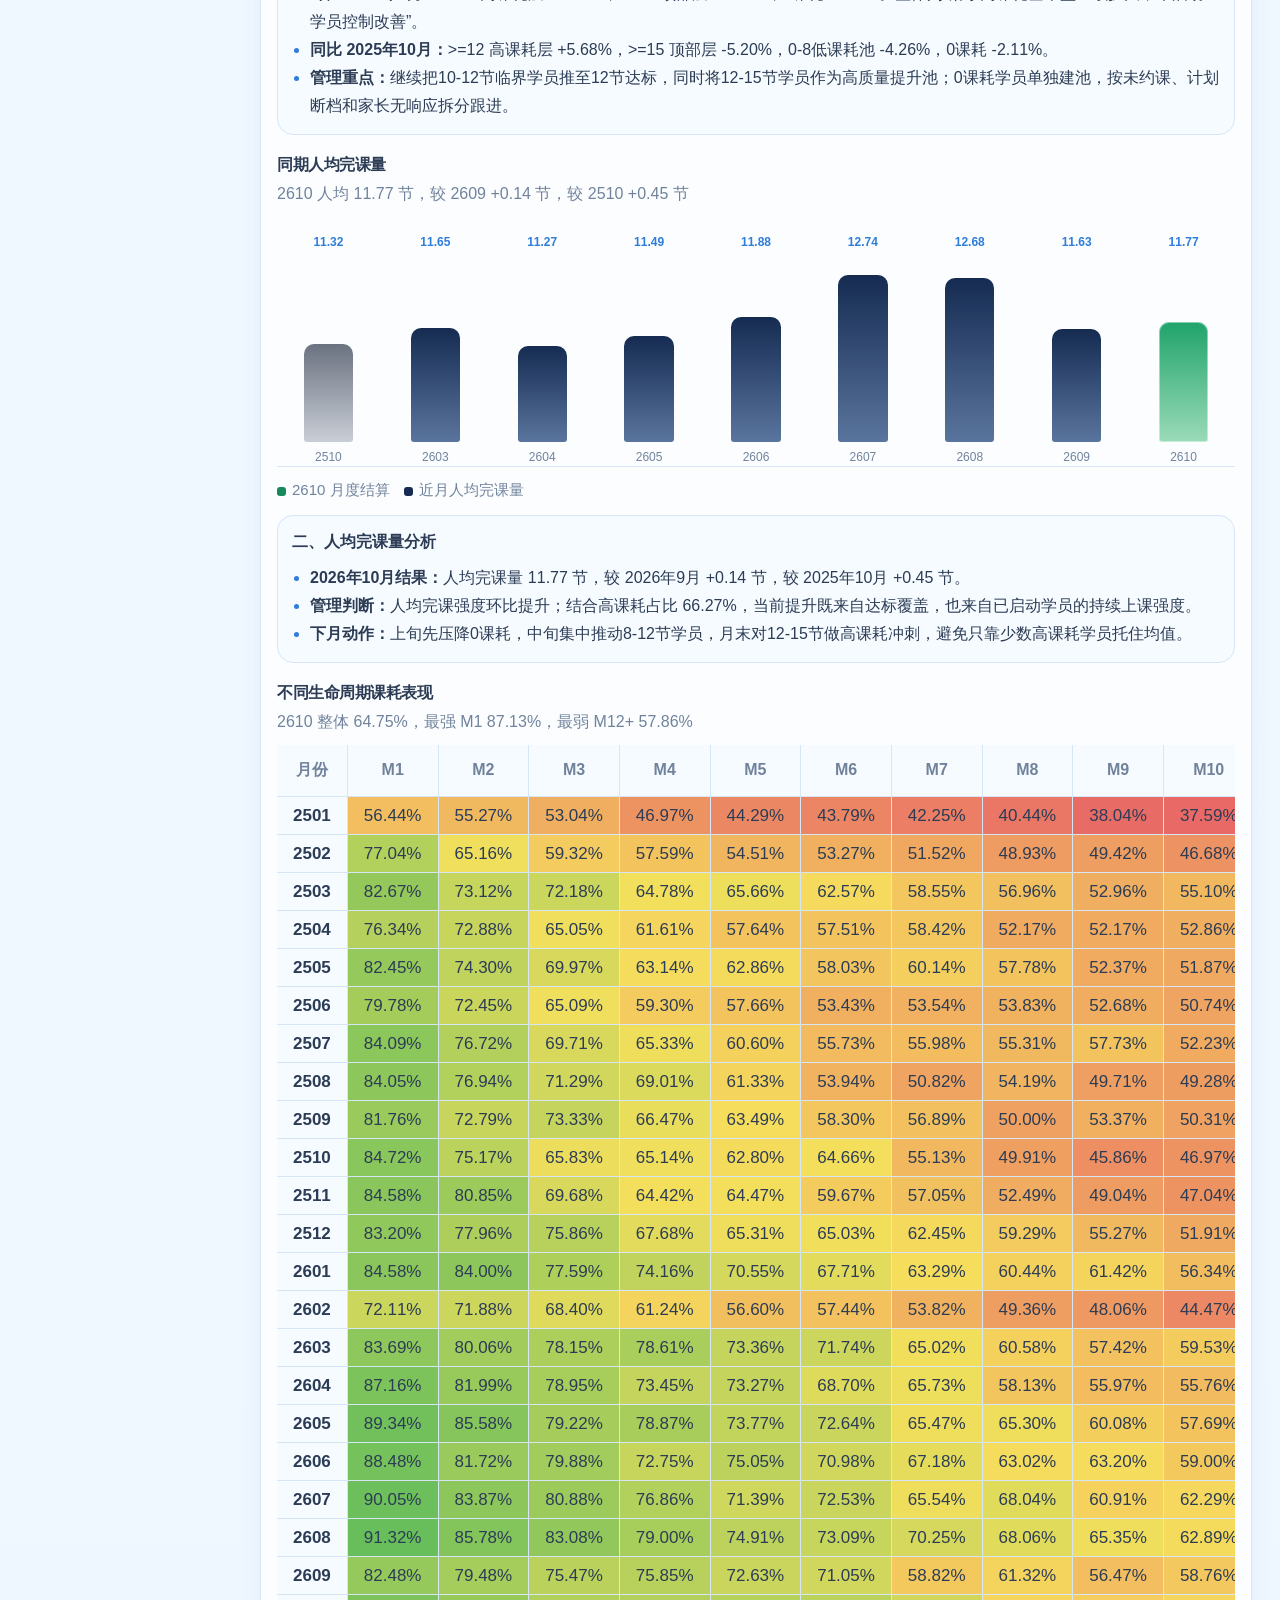
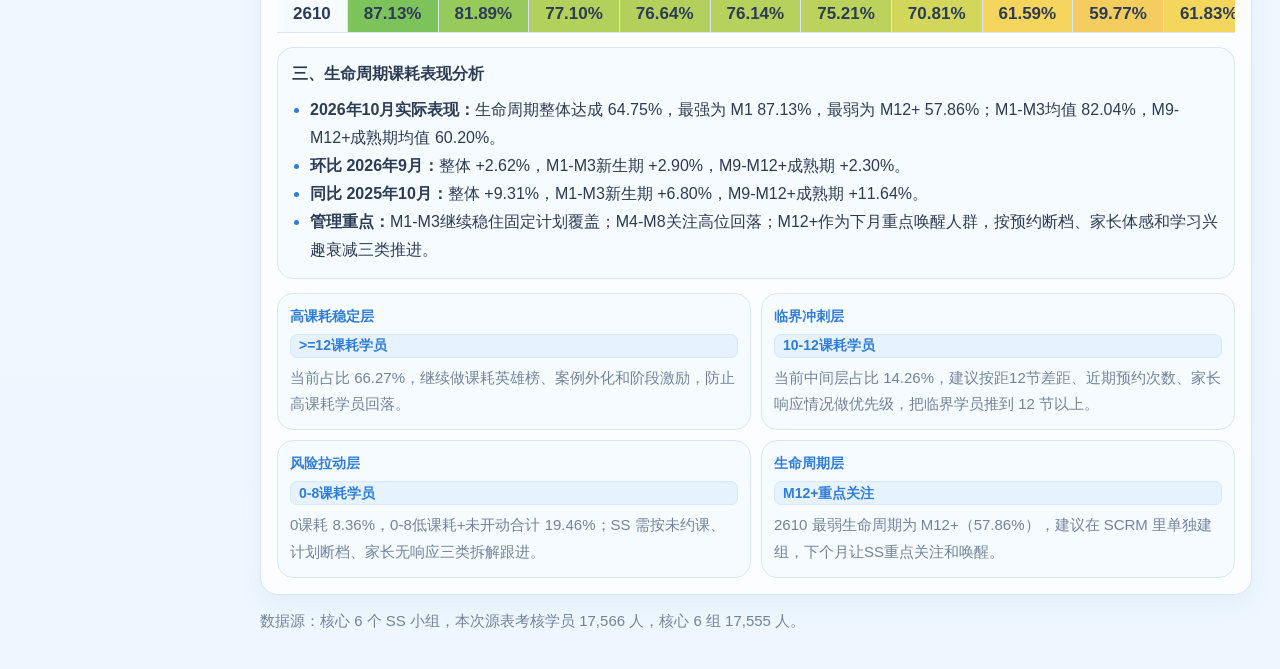
<file: ss-course-consumption-dashboard.html>
<!doctype html>
<html lang="zh-CN">
<head>
  <meta charset="utf-8">
  <meta name="viewport" content="width=device-width, initial-scale=1">
  <title>51Talk 学科运营智能驾驶舱</title>
  <link rel="stylesheet" href="fixed-plan.css?v=20261105-teacher-distribution">
  <link rel="stylesheet" href="course-history.css">
  <link rel="stylesheet" href="core-overview.css">
  <link rel="stylesheet" href="dashboard-large-type.css?v=20260826">
  <style>
    :root {
      --bg: #eaf4ff;
      --surface: #ffffff;
      --surface-2: #f6fbff;
      --surface-3: #e8f1fb;
      --line: #d6e6f7;
      --line-strong: #bfd5ef;
      --text: #2c3c55;
      --muted: #71839c;
      --subtle: #9aaec7;
      --brand: #2f7dda;
      --brand-2: #7db3ee;
      --green: #2e9570;
      --green-bg: #e2f4ed;
      --orange: #b87a20;
      --orange-bg: #fff3d7;
      --red: #c65463;
      --red-bg: #ffeff2;
      --blue-bg: #e7f2ff;
      --pink: #e45f9a;
      --pink-bg: #fff0f7;
      --radius-lg: 18px;
      --radius-md: 16px;
      --radius-sm: 8px;
      --shadow: 0 18px 38px rgba(75, 126, 184, .11);
      --nav-w: 232px;
      --toolbar-h: 68px;
      --font: Inter, -apple-system, BlinkMacSystemFont, "Segoe UI", "PingFang SC", "Microsoft YaHei", Arial, sans-serif;
    }
    * { box-sizing: border-box; }
    body {
      margin: 0;
      min-height: 100vh;
      color: var(--text);
      background:
        radial-gradient(circle at 12% 0%, rgba(255,255,255,.92), rgba(255,255,255,0) 34%),
        linear-gradient(180deg,#e3f1ff 0%,#f3f9ff 38%,#eef7ff 100%);
      font-family: var(--font);
      font-size: 14px;
    }
    button, input, select { font: inherit; }
    .layout { min-height: 100vh; padding-left: var(--nav-w); transition: padding-left .22s ease; }
    .sidebar {
      position: fixed; inset: 0 auto 0 0; z-index: 20;
      width: var(--nav-w); background: #111f35; color: rgba(255,255,255,.82);
      border-right: 1px solid rgba(255,255,255,.08); display: flex; flex-direction: column;
      transition: width .22s ease;
    }
    .brand { height: 76px; padding: 18px 18px 14px; border-bottom: 1px solid rgba(255,255,255,.08); display: flex; align-items: center; gap: 12px; }
    .brand-mark { width: 36px; height: 36px; border-radius: 10px; background: linear-gradient(135deg,#fff,#d8e5ff); color: var(--brand); display: grid; place-items: center; font-weight: 850; }
    .brand-title { font-weight: 760; color: #fff; letter-spacing: -.02em; }
    .brand-sub { margin-top: 3px; font-size: 12px; color: rgba(255,255,255,.54); }
    .nav { padding: 16px 12px; display: grid; gap: 6px; }
    .nav-item { border: 0; width: 100%; height: 42px; padding: 0 12px; border-radius: 10px; background: transparent; color: rgba(255,255,255,.68); display: flex; align-items: center; gap: 10px; cursor: pointer; text-align: left; }
    .nav-item:hover { background: rgba(255,255,255,.07); color: #fff; }
    .nav-item.active { background: #fff; color: var(--brand); font-weight: 720; }
    .nav-ico { width: 20px; text-align: center; font-size: 16px; }
    .nav-footer { margin-top: auto; padding: 14px; border-top: 1px solid rgba(255,255,255,.08); }
    .collapse-btn { width: 100%; border: 1px solid rgba(255,255,255,.14); background: rgba(255,255,255,.06); color: rgba(255,255,255,.82); height: 36px; border-radius: 10px; cursor: pointer; }
    body.nav-collapsed { --nav-w: 76px; }
    body.nav-collapsed .brand-copy, body.nav-collapsed .nav-text, body.nav-collapsed .collapse-text { display: none; }
    body.nav-collapsed .brand { justify-content: center; padding-left: 0; padding-right: 0; }
    body.nav-collapsed .nav-item { justify-content: center; padding: 0; }
    .main { min-width: 0; }
    .toolbar {
      position: sticky; top: 0; z-index: 10; height: var(--toolbar-h); background: rgba(234,244,255,.86);
      backdrop-filter: blur(14px); border-bottom: 1px solid rgba(191,213,239,.76); display: flex; align-items: center; justify-content: space-between;
      padding: 0 28px;
    }
    .crumb { display: flex; align-items: center; gap: 8px; font-weight: 720; color: var(--brand); }
    .crumb span:last-child { color: var(--text); }
    .tools { display: flex; align-items: center; gap: 8px; color: var(--muted); font-size: 13px; }
    .btn { height: 36px; border: 1px solid var(--line); background: var(--surface); color: var(--text); border-radius: 9px; padding: 0 12px; display: inline-flex; align-items: center; gap: 7px; cursor: pointer; }
    .btn:hover { border-color: var(--line-strong); background: var(--surface-2); }
    .content { width: 100%; min-width: 0; padding: 22px 28px 36px; max-width: 1780px; margin: 0 auto; }
    .section-card { min-width: 0; margin-top: 16px; padding: 22px 24px 26px; background: rgba(255,255,255,.82); border: 1px solid rgba(214,230,247,.92); border-radius: 22px; box-shadow: var(--shadow); }
    .section-card:first-child { margin-top: 0; }
    .section-head { min-height: 58px; display: flex; align-items: flex-start; justify-content: space-between; gap: 16px; margin-bottom: 18px; }
    .section-index { width: 42px; height: 42px; border-radius: 10px; background: linear-gradient(180deg,#eff7ff,#d9ebff); border: 1px solid #bfd9f6; color: var(--brand); display: grid; place-items: center; font-weight: 850; }
    .section-title-wrap { display: flex; align-items: center; gap: 14px; }
    .section-title { margin: 0; font-size: 26px; line-height: 1.05; letter-spacing: -.04em; color: var(--text); }
    .section-sub { margin-top: 6px; color: var(--muted); font-size: 13px; }
    .section-actions { display: flex; align-items: center; gap: 10px; }
    .section-mark { color: #a2b2c7; font-size: 12px; letter-spacing: .14em; font-weight: 850; text-transform: uppercase; }
    .hero { display: block; min-height: unset; padding: 0; background: transparent; border: 0; border-radius: 0; box-shadow: none; }
    .kicker { color: var(--brand-2); font-size: 12px; font-weight: 800; letter-spacing: .12em; text-transform: uppercase; }
    h1 { margin: 6px 0 6px; font-size: 34px; line-height: 1.08; letter-spacing: -.04em; }
    .subtitle { margin: 0; color: var(--muted); }
    .date-card { min-width: 260px; padding: 14px; border-radius: 12px; background: rgba(246,251,255,.92); border: 1px solid var(--line); display: grid; gap: 8px; }
    .date-row { display: flex; justify-content: space-between; gap: 20px; font-size: 13px; }
    .date-row b { color: var(--text); }
    .insight-strip { margin-top: 16px; display: grid; grid-template-columns: 1.1fr 1fr 1fr; gap: 12px; }
    .insight-card { min-height: 96px; padding: 14px 16px; background: linear-gradient(180deg,#f9fcff,#eef7ff); border: 1px solid var(--line); border-radius: var(--radius-md); display: grid; align-content: start; gap: 8px; }
    .insight-card .label { color: var(--muted); font-size: 12px; font-weight: 760; }
    .insight-card strong { font-size: 16px; color: var(--text); }
    .insight-card p { margin: 0; color: var(--muted); line-height: 1.55; font-size: 13px; }
    .kpis { display: grid; grid-template-columns: minmax(420px,1.7fr) repeat(4,minmax(160px,.72fr)); gap: 14px; }
    .kpi { min-height: 166px; padding: 16px; background: rgba(255,255,255,.78); border: 1px solid var(--line); border-radius: var(--radius-md); display: flex; flex-direction: column; justify-content: space-between; box-shadow: 0 10px 24px rgba(68,117,171,.07); }
    .kpi.kpi-primary { min-height: 178px; padding: 18px 20px; background: linear-gradient(135deg,#f8fcff 0%,#e7f3ff 100%); }
    .kpi-primary-grid { display: grid; grid-template-columns: 1fr 1fr; gap: 18px; align-items: end; }
    .kpi-primary-metric span { display: block; color: var(--muted); font-size: 12px; font-weight: 760; margin-bottom: 8px; }
    .kpi-primary-metric b { font-size: 46px; line-height: 1; letter-spacing: -.055em; color: var(--brand); }
    .kpi-primary-metric.secondary b { color: var(--text); }
    .kpi-head { display: flex; justify-content: space-between; align-items: center; gap: 10px; color: var(--muted); font-size: 13px; font-weight: 720; }
    .kpi-icon { width: 32px; height: 32px; border-radius: 9px; display: grid; place-items: center; background: var(--blue-bg); color: var(--brand); }
    .kpi-value { font-size: 34px; line-height: .95; letter-spacing: -.055em; font-weight: 780; color: var(--text); }
    .kpi-meta { display: grid; gap: 6px; color: var(--muted); font-size: 12px; }
    .kpi-meta-row { display: flex; justify-content: space-between; gap: 10px; }
    .delta-up { color: var(--green); font-weight: 760; }
    .delta-down { color: var(--red); font-weight: 760; }
    .progress { height: 5px; background: var(--surface-3); border-radius: 999px; overflow: hidden; }
    .progress span { display: block; height: 100%; background: linear-gradient(90deg,var(--brand-2),var(--brand)); border-radius: inherit; }
    .grid-2 { margin-top: 16px; display: grid; grid-template-columns: minmax(0,1.15fr) minmax(380px,.85fr); gap: 14px; }
    .panel { min-width: 0; background: rgba(255,255,255,.78); border: 1px solid var(--line); border-radius: var(--radius-lg); box-shadow: 0 10px 24px rgba(68,117,171,.07); overflow: hidden; }
    .panel-head { min-height: 56px; padding: 14px 16px; border-bottom: 1px solid var(--line); display: flex; align-items: center; justify-content: space-between; gap: 12px; }
    .panel-title { font-size: 20px; font-weight: 760; letter-spacing: -.03em; }
    .panel-sub { color: var(--muted); font-size: 12px; }
    .panel-body { min-width: 0; padding: 16px; }
    .chart-svg { width: 100%; height: 280px; display: block; }
    .bars { display: grid; gap: 12px; }
    .bar-row { display: grid; grid-template-columns: 112px minmax(0,1fr) 58px; align-items: center; gap: 10px; font-size: 13px; cursor: pointer; padding: 3px 0; }
    .bar-row:hover .bar-track { background: #e9eef6; }
    .bar-track { height: 12px; background: var(--surface-3); border-radius: 999px; position: relative; overflow: hidden; }
    .bar-fill { height: 100%; background: var(--brand-2); border-radius: inherit; }
    .avg-line, .target-line { position: absolute; top: -4px; width: 2px; height: 20px; background: var(--orange); opacity: .9; }
    .target-line { background: var(--green); }
    .risk { color: var(--red); }
    .history-grid { margin-top: 16px; display: grid; grid-template-columns: minmax(0,1fr) minmax(420px,.95fr); gap: 14px; }
    .history-summary { display: grid; grid-template-columns: repeat(4,minmax(0,1fr)); gap: 10px; margin-bottom: 14px; }
    .history-summary-item { padding: 12px; border: 1px solid var(--line); border-radius: var(--radius-md); background: var(--surface-2); }
    .history-summary-item span { display: block; color: var(--muted); font-size: 12px; margin-bottom: 6px; }
    .history-summary-item b { font-size: 20px; color: var(--brand); }
    .stacked-chart { display: grid; grid-template-columns: repeat(22,minmax(34px,1fr)); align-items: end; gap: 8px; min-width: 940px; height: 260px; padding: 8px 0 0; }
    .stack-month { display: grid; grid-template-rows: 1fr 22px; gap: 6px; height: 100%; text-align: center; color: var(--muted); font-size: 11px; }
    .stack-bar { align-self: end; height: 220px; display: flex; flex-direction: column; justify-content: flex-end; overflow: hidden; border-radius: 8px 8px 4px 4px; background: var(--surface-3); border: 1px solid var(--line); }
    .stack-segment { min-height: 1px; display: flex; align-items: center; justify-content: center; color: rgba(255,255,255,.92); font-size: 10px; font-weight: 760; line-height: 1; text-shadow: 0 1px 2px rgba(0,0,0,.28); }
    .stack-segment.is-light { color: #2e3440; text-shadow: none; }
    .dist-legend { margin-top: 12px; display: flex; gap: 10px 14px; flex-wrap: wrap; color: var(--muted); font-size: 12px; }
    .legend-dot { width: 9px; height: 9px; border-radius: 3px; display: inline-block; margin-right: 6px; vertical-align: -1px; }
    .avg-chart { display: grid; grid-template-columns: repeat(9,minmax(70px,1fr)); align-items: end; gap: 12px; min-width: 780px; height: 250px; padding: 16px 4px 0; border-bottom: 1px solid var(--line); }
    .avg-bar-item { height: 100%; display: grid; grid-template-rows: 22px 1fr 24px; align-items: end; text-align: center; color: var(--muted); font-size: 12px; }
    .avg-value { color: var(--brand); font-weight: 760; align-self: start; }
    .avg-bar { width: 52%; margin: 0 auto; border-radius: 10px 10px 3px 3px; background: linear-gradient(180deg,#152b52,#5a759d); min-height: 18px; }
    .avg-bar.is-latest { background: linear-gradient(180deg,#20a36b,#9adbb9); box-shadow: inset 0 0 0 1px rgba(255,255,255,.45); }
    .avg-bar.is-yoy { background: linear-gradient(180deg,#6b7280,#c9ced6); }
    .heatmap-wrap { width: 100%; min-width: 0; max-width: 100%; overflow-x: auto; }
    .heatmap { min-width: 980px; border-collapse: separate; border-spacing: 0; }
    .heatmap th, .heatmap td { height: 38px; padding: 0 8px; text-align: center; font-size: 12px; border-right: 1px solid var(--line); border-bottom: 1px solid var(--line); white-space: nowrap; }
    .heatmap th { cursor: default; background: var(--surface-2); }
    .heatmap td:first-child, .heatmap th:first-child { position: sticky; left: 0; z-index: 1; background: var(--surface-2); font-weight: 760; }
    .strategy-grid { display: grid; grid-template-columns: repeat(4,minmax(0,1fr)); gap: 10px; }
    .strategy-card { padding: 12px; border: 1px solid var(--line); border-radius: var(--radius-md); background: var(--surface-2); display: grid; gap: 7px; }
    .strategy-card b { color: var(--brand); }
    .strategy-card p { margin: 0; color: var(--muted); font-size: 12px; line-height: 1.55; }
    .analysis-block { padding: 14px; border: 1px solid var(--line); border-radius: var(--radius-md); background: var(--surface-2); display: grid; gap: 10px; }
    .analysis-block h3 { margin: 0; font-size: 16px; }
    .analysis-list { margin: 0; padding-left: 18px; color: var(--text); font-size: 13px; line-height: 1.75; }
    .analysis-list li::marker { color: var(--brand); }
    .filter-row { margin-top: 16px; display: flex; align-items: center; justify-content: space-between; gap: 12px; flex-wrap: wrap; }
    .filter-row input, .filter-row select { height: 36px; border: 1px solid var(--line); border-radius: 9px; background: var(--surface); padding: 0 10px; min-width: 180px; }
    .table-wrap { overflow-x: auto; }
    table { width: 100%; border-collapse: separate; border-spacing: 0; min-width: 980px; }
    th { height: 44px; padding: 0 12px; text-align: left; background: #f2f8ff; color: var(--muted); font-size: 12px; font-weight: 760; border-bottom: 1px solid var(--line); white-space: nowrap; cursor: pointer; }
    td { height: 60px; padding: 0 12px; border-bottom: 1px solid var(--line); color: var(--text); white-space: nowrap; }
    tbody tr:hover td { background: #f7fbff; }
    .total-row td { background: #eaf6f4; font-weight: 760; border-top: 1px solid var(--line-strong); }
    .value-strong { font-size: 18px; font-weight: 820; color: var(--brand); }
    .muted { color: var(--muted); }
    .tag { display: inline-flex; align-items: center; height: 24px; padding: 0 8px; border-radius: 7px; font-size: 12px; font-weight: 700; border: 1px solid transparent; }
    .tag-ok { color: var(--green); background: var(--green-bg); border-color: #c8eadb; }
    .tag-warn { color: var(--orange); background: var(--orange-bg); border-color: #ffe0b2; }
    .tag-risk { color: var(--red); background: var(--red-bg); border-color: #ffd4d4; }
    .tag-neutral { color: var(--brand); background: var(--blue-bg); border-color: #d7e7ff; }
    .detail-row td { height: auto; padding: 12px; background: #fbfcfe; }
    .mini-people { display: flex; gap: 8px; flex-wrap: wrap; color: var(--muted); font-size: 12px; }
    .recommendations { display: grid; grid-template-columns: repeat(3,minmax(0,1fr)); gap: 12px; }
    .rec { padding: 14px; border: 1px solid var(--line); border-radius: var(--radius-md); background: var(--surface-2); display: grid; gap: 8px; }
    .priority { width: fit-content; }
    .footer-note { margin-top: 14px; color: var(--muted); font-size: 12px; line-height: 1.6; }
    @media (max-width: 1500px) { .kpis { grid-template-columns: repeat(2,minmax(0,1fr)); } .kpi-primary { grid-column: 1 / -1; } .grid-2,.history-grid { grid-template-columns: 1fr; } .insight-strip { grid-template-columns: 1fr; } .strategy-grid,.history-summary { grid-template-columns: repeat(2,minmax(0,1fr)); } }
    @media (max-width: 860px) { body { --nav-w: 76px; } .brand-copy,.nav-text,.collapse-text { display:none; } .toolbar { padding: 0 16px; } .content { padding: 16px; } .hero,.kpi-primary-grid { grid-template-columns: 1fr; } .date-card { width: 100%; min-width: 0; } .tools .btn span { display:none; } }
  </style>
</head>
<body>
<div id="app"></div>
<script>
const DATA = {"currentDate": "2026-11-27", "isSettlement": false, "priorDate": "2026-11-26", "lastMonthDate": "2026-10-27", "target": 0.64, "targetLabel": "11月四阶段（11.24-11.30）目标 64%", "targetMilestones": [{"day": 11, "target": 0.26}, {"day": 17, "target": 0.44}, {"day": 23, "target": 0.52}, {"day": 30, "target": 0.64}], "completionRate": {"current": 0.547251, "prior": 0.532897, "last_month": 0.5603, "delta": 0.014354, "last_month_delta": -0.013049}, "overallMetrics": {"avg_consumption": {"current": 10.1612, "prior": 9.7701, "last_month": 10.0986, "delta": 0.3911, "last_month_delta": 0.0626}, "process_high_ratio": {"current": 0.481344, "prior": 0.441584, "last_month": 0.452674, "delta": 0.03976, "last_month_delta": 0.02867}, "good_student_rate": {"current": 0.160011, "prior": 0.135802, "last_month": 0.148466, "delta": 0.024209, "last_month_delta": 0.011545}, "zero_consumption_ratio": {"current": 0.094674, "prior": 0.096155, "last_month": 0.089125, "delta": -0.001481, "last_month_delta": 0.005549}}, "groupRows": [{"date": "2026-11-27", "group": "BJ-JWSS01小组", "assessed": 2863, "qualified": 1615, "rate": 0.564094, "prior_rate": 0.550821, "lift": 0.013273, "gap_rate": 0.075906, "gap_students": 217.32}, {"date": "2026-11-27", "group": "BJ-JWSS02小组", "assessed": 2969, "qualified": 1671, "rate": 0.562816, "prior_rate": 0.553722, "lift": 0.009094, "gap_rate": 0.077184, "gap_students": 229.16}, {"date": "2026-11-27", "group": "BJ-JWSS04小组", "assessed": 3042, "qualified": 1695, "rate": 0.557199, "prior_rate": 0.539776, "lift": 0.017423, "gap_rate": 0.082801, "gap_students": 251.88}, {"date": "2026-11-27", "group": "BJ-JWSS07小组", "assessed": 2681, "qualified": 1452, "rate": 0.541589, "prior_rate": 0.524058, "lift": 0.017531, "gap_rate": 0.098411, "gap_students": 263.84}, {"date": "2026-11-27", "group": "GZ-SS01小组", "assessed": 3367, "qualified": 1773, "rate": 0.526582, "prior_rate": 0.517375, "lift": 0.009207, "gap_rate": 0.113418, "gap_students": 381.88}, {"date": "2026-11-27", "group": "GZ-SS04小组", "assessed": 2633, "qualified": 1401, "rate": 0.532093, "prior_rate": 0.510824, "lift": 0.021269, "gap_rate": 0.107907, "gap_students": 284.12}, {"group": "总计", "assessed": 17555, "qualified": 9607, "rate": 0.547251, "prior_rate": 0.532897, "lift": 0.014354, "gap_rate": 0.092749, "gap_students": 1628.21}], "personRows": [{"date": "2026-11-27", "assessed": 1, "qualified": 1, "group": "BJ-JWSS01小组", "ss": "范星柔", "rate": 1.0, "prior_rate": 1.0, "lift": 0.0, "lift_students": 0.0, "gap_rate": -0.36, "gap_students": -0.36, "ss_account": "51fanxingrou"}, {"date": "2026-11-27", "assessed": 19, "qualified": 13, "group": "BJ-JWSS01小组", "ss": "彭清清", "rate": 0.684211, "prior_rate": 0.684211, "lift": 0.0, "lift_students": 0.0, "gap_rate": -0.044211, "gap_students": -0.84, "ss_account": "51pengqingqing001"}, {"date": "2026-11-27", "assessed": 435, "qualified": 274, "group": "BJ-JWSS01小组", "ss": "赵子傲", "rate": 0.629885, "prior_rate": 0.613793, "lift": 0.016092, "lift_students": 7.0, "gap_rate": 0.010115, "gap_students": 4.4, "ss_account": "51zhaoziao"}, {"date": "2026-11-27", "assessed": 297, "qualified": 187, "group": "BJ-JWSS02小组", "ss": "赵玮", "rate": 0.62963, "prior_rate": 0.619529, "lift": 0.010101, "lift_students": 3.0, "gap_rate": 0.01037, "gap_students": 3.08, "ss_account": "51zhaowei001"}, {"date": "2026-11-27", "assessed": 307, "qualified": 191, "group": "BJ-JWSS02小组", "ss": "孙明军", "rate": 0.62215, "prior_rate": 0.62215, "lift": 0.0, "lift_students": 0.0, "gap_rate": 0.01785, "gap_students": 5.48, "ss_account": "51sunmingjun"}, {"date": "2026-11-27", "assessed": 227, "qualified": 140, "group": "BJ-JWSS01小组", "ss": "刘子歧", "rate": 0.61674, "prior_rate": 0.603524, "lift": 0.013216, "lift_students": 3.0, "gap_rate": 0.02326, "gap_students": 5.28, "ss_account": "51liuziqi001"}, {"date": "2026-11-27", "assessed": 447, "qualified": 273, "group": "GZ-SS04小组", "ss": "徐靖涵", "rate": 0.610738, "prior_rate": 0.596413, "lift": 0.014325, "lift_students": 6.4, "gap_rate": 0.029262, "gap_students": 13.08, "ss_account": "51xujinghan001"}, {"date": "2026-11-27", "assessed": 445, "qualified": 270, "group": "GZ-SS01小组", "ss": "钟玲", "rate": 0.606742, "prior_rate": 0.6, "lift": 0.006742, "lift_students": 3.0, "gap_rate": 0.033258, "gap_students": 14.8, "ss_account": "51zhongling01"}, {"date": "2026-11-27", "assessed": 191, "qualified": 115, "group": "BJ-JWSS01小组", "ss": "侯雪婷", "rate": 0.602094, "prior_rate": 0.591623, "lift": 0.010471, "lift_students": 2.0, "gap_rate": 0.037906, "gap_students": 7.24, "ss_account": "51houxueting002"}, {"date": "2026-11-27", "assessed": 298, "qualified": 179, "group": "BJ-JWSS04小组", "ss": "孙静静", "rate": 0.600671, "prior_rate": 0.573826, "lift": 0.026845, "lift_students": 8.0, "gap_rate": 0.039329, "gap_students": 11.72, "ss_account": "51sunjingjing001"}, {"date": "2026-11-27", "assessed": 422, "qualified": 252, "group": "BJ-JWSS07小组", "ss": "袁飞", "rate": 0.597156, "prior_rate": 0.563981, "lift": 0.033175, "lift_students": 14.0, "gap_rate": 0.042844, "gap_students": 18.08, "ss_account": "51yuanfei"}, {"date": "2026-11-27", "assessed": 237, "qualified": 141, "group": "BJ-JWSS01小组", "ss": "何真琴", "rate": 0.594937, "prior_rate": 0.56962, "lift": 0.025317, "lift_students": 6.0, "gap_rate": 0.045063, "gap_students": 10.68, "ss_account": "51hezhenqin001"}, {"date": "2026-11-27", "assessed": 388, "qualified": 229, "group": "GZ-SS01小组", "ss": "林霞珠", "rate": 0.590206, "prior_rate": 0.590206, "lift": 0.0, "lift_students": 0.0, "gap_rate": 0.049794, "gap_students": 19.32, "ss_account": "51linxiazhu001"}, {"date": "2026-11-27", "assessed": 292, "qualified": 172, "group": "BJ-JWSS02小组", "ss": "袁志敏", "rate": 0.589041, "prior_rate": 0.582192, "lift": 0.006849, "lift_students": 2.0, "gap_rate": 0.050959, "gap_students": 14.88, "ss_account": "51yuanzhimin001"}, {"date": "2026-11-27", "assessed": 367, "qualified": 216, "group": "BJ-JWSS07小组", "ss": "魏欣颖", "rate": 0.588556, "prior_rate": 0.536785, "lift": 0.051771, "lift_students": 19.0, "gap_rate": 0.051444, "gap_students": 18.88, "ss_account": "51weixinying01"}, {"date": "2026-11-27", "assessed": 364, "qualified": 213, "group": "BJ-JWSS04小组", "ss": "杨琳", "rate": 0.585165, "prior_rate": 0.587912, "lift": -0.002747, "lift_students": -1.0, "gap_rate": 0.054835, "gap_students": 19.96, "ss_account": "51yanglin07"}, {"date": "2026-11-27", "assessed": 469, "qualified": 274, "group": "BJ-JWSS01小组", "ss": "王釗", "rate": 0.584222, "prior_rate": 0.577825, "lift": 0.006397, "lift_students": 3.0, "gap_rate": 0.055778, "gap_students": 26.16, "ss_account": "51wangzhao"}, {"date": "2026-11-27", "assessed": 331, "qualified": 193, "group": "BJ-JWSS04小组", "ss": "潘圣娜", "rate": 0.583082, "prior_rate": 0.570997, "lift": 0.012085, "lift_students": 4.0, "gap_rate": 0.056918, "gap_students": 18.84, "ss_account": "51panshengna001"}, {"date": "2026-11-27", "assessed": 203, "qualified": 118, "group": "BJ-JWSS04小组", "ss": "杨宁格", "rate": 0.581281, "prior_rate": 0.551724, "lift": 0.029557, "lift_students": 6.0, "gap_rate": 0.058719, "gap_students": 11.92, "ss_account": "51yangningge001"}, {"date": "2026-11-27", "assessed": 448, "qualified": 260, "group": "BJ-JWSS02小组", "ss": "段国忠", "rate": 0.580357, "prior_rate": 0.571429, "lift": 0.008928, "lift_students": 4.0, "gap_rate": 0.059643, "gap_students": 26.72, "ss_account": "duanguozhong"}, {"date": "2026-11-27", "assessed": 407, "qualified": 234, "group": "GZ-SS04小组", "ss": "陈红伶", "rate": 0.574939, "prior_rate": 0.552826, "lift": 0.022113, "lift_students": 9.0, "gap_rate": 0.065061, "gap_students": 26.48, "ss_account": "51chenhongling001"}, {"date": "2026-11-27", "assessed": 190, "qualified": 109, "group": "BJ-JWSS07小组", "ss": "常鸿", "rate": 0.573684, "prior_rate": 0.552632, "lift": 0.021052, "lift_students": 4.0, "gap_rate": 0.066316, "gap_students": 12.6, "ss_account": "51changhong001"}, {"date": "2026-11-27", "assessed": 143, "qualified": 82, "group": "GZ-SS04小组", "ss": "曾清", "rate": 0.573427, "prior_rate": null, "lift": null, "lift_students": null, "gap_rate": 0.066573, "gap_students": 9.52, "ss_account": "51zengqing001"}, {"date": "2026-11-27", "assessed": 375, "qualified": 212, "group": "BJ-JWSS04小组", "ss": "宋宇萌", "rate": 0.565333, "prior_rate": 0.522667, "lift": 0.042666, "lift_students": 16.0, "gap_rate": 0.074667, "gap_students": 28.0, "ss_account": "51songyumeng"}, {"date": "2026-11-27", "assessed": 245, "qualified": 138, "group": "BJ-JWSS04小组", "ss": "杨浩然", "rate": 0.563265, "prior_rate": 0.546939, "lift": 0.016326, "lift_students": 4.0, "gap_rate": 0.076735, "gap_students": 18.8, "ss_account": "51yanghaoran001"}, {"date": "2026-11-27", "assessed": 511, "qualified": 287, "group": "BJ-JWSS01小组", "ss": "周变利", "rate": 0.561644, "prior_rate": 0.540117, "lift": 0.021527, "lift_students": 11.0, "gap_rate": 0.078356, "gap_students": 40.04, "ss_account": "zhoubianli"}, {"date": "2026-11-27", "assessed": 314, "qualified": 175, "group": "BJ-JWSS02小组", "ss": "王登成", "rate": 0.557325, "prior_rate": 0.541401, "lift": 0.015924, "lift_students": 5.0, "gap_rate": 0.082675, "gap_students": 25.96, "ss_account": "51wangdengcheng001"}, {"date": "2026-11-27", "assessed": 429, "qualified": 238, "group": "BJ-JWSS02小组", "ss": "张亚茹", "rate": 0.554779, "prior_rate": 0.522145, "lift": 0.032634, "lift_students": 14.0, "gap_rate": 0.085221, "gap_students": 36.56, "ss_account": "51zhangyaru03"}, {"date": "2026-11-27", "assessed": 304, "qualified": 168, "group": "BJ-JWSS04小组", "ss": "冯伟佳", "rate": 0.552632, "prior_rate": 0.552632, "lift": 0.0, "lift_students": 0.0, "gap_rate": 0.087368, "gap_students": 26.56, "ss_account": "51fengweijia"}, {"date": "2026-11-27", "assessed": 473, "qualified": 260, "group": "GZ-SS01小组", "ss": "林夕媛", "rate": 0.549683, "prior_rate": 0.539112, "lift": 0.010571, "lift_students": 5.0, "gap_rate": 0.090317, "gap_students": 42.72, "ss_account": "51linxiyuan"}, {"date": "2026-11-27", "assessed": 357, "qualified": 196, "group": "GZ-SS01小组", "ss": "曾晴", "rate": 0.54902, "prior_rate": 0.521008, "lift": 0.028012, "lift_students": 10.0, "gap_rate": 0.09098, "gap_students": 32.48, "ss_account": "51zengqing"}, {"date": "2026-11-27", "assessed": 319, "qualified": 175, "group": "BJ-JWSS07小组", "ss": "韩高飞", "rate": 0.548589, "prior_rate": 0.53605, "lift": 0.012539, "lift_students": 4.0, "gap_rate": 0.091411, "gap_students": 29.16, "ss_account": "51hangaofei"}, {"date": "2026-11-27", "assessed": 228, "qualified": 125, "group": "GZ-SS01小组", "ss": "黄梓君", "rate": 0.548246, "prior_rate": 0.54386, "lift": 0.004386, "lift_students": 1.0, "gap_rate": 0.091754, "gap_students": 20.92, "ss_account": "51huangzijun001"}, {"date": "2026-11-27", "assessed": 251, "qualified": 137, "group": "BJ-JWSS04小组", "ss": "郭晓鹏", "rate": 0.545817, "prior_rate": 0.505976, "lift": 0.039841, "lift_students": 10.0, "gap_rate": 0.094183, "gap_students": 23.64, "ss_account": "guoxiaopeng"}, {"date": "2026-11-27", "assessed": 295, "qualified": 161, "group": "BJ-JWSS07小组", "ss": "许晶", "rate": 0.545763, "prior_rate": 0.528814, "lift": 0.016949, "lift_students": 5.0, "gap_rate": 0.094237, "gap_students": 27.8, "ss_account": "51xujing002"}, {"date": "2026-11-27", "assessed": 216, "qualified": 117, "group": "BJ-JWSS07小组", "ss": "祁欢", "rate": 0.541667, "prior_rate": 0.564815, "lift": -0.023148, "lift_students": -5.0, "gap_rate": 0.098333, "gap_students": 21.24, "ss_account": "51qihuan001"}, {"date": "2026-11-27", "assessed": 145, "qualified": 78, "group": "BJ-JWSS01小组", "ss": "郑博芊", "rate": 0.537931, "prior_rate": 0.531034, "lift": 0.006897, "lift_students": 1.0, "gap_rate": 0.102069, "gap_students": 14.8, "ss_account": "51zhengboqian001"}, {"date": "2026-11-27", "assessed": 293, "qualified": 157, "group": "GZ-SS01小组", "ss": "彭婉儿", "rate": 0.535836, "prior_rate": 0.515358, "lift": 0.020478, "lift_students": 6.0, "gap_rate": 0.104164, "gap_students": 30.52, "ss_account": "51pengwaner001"}, {"date": "2026-11-27", "assessed": 420, "qualified": 224, "group": "GZ-SS01小组", "ss": "张祖辉", "rate": 0.533333, "prior_rate": 0.535714, "lift": -0.002381, "lift_students": -1.0, "gap_rate": 0.106667, "gap_students": 44.8, "ss_account": "51zhangzuhui001"}, {"date": "2026-11-27", "assessed": 144, "qualified": 76, "group": "BJ-JWSS02小组", "ss": "王海花", "rate": 0.527778, "prior_rate": 0.538462, "lift": -0.010684, "lift_students": -1.54, "gap_rate": 0.112222, "gap_students": 16.16, "ss_account": "51wanghaihua001"}, {"date": "2026-11-27", "assessed": 395, "qualified": 208, "group": "GZ-SS04小组", "ss": "黎嘉晖", "rate": 0.526582, "prior_rate": 0.503797, "lift": 0.022785, "lift_students": 9.0, "gap_rate": 0.113418, "gap_students": 44.8, "ss_account": "51lijiahui002"}, {"date": "2026-11-27", "assessed": 399, "qualified": 208, "group": "GZ-SS04小组", "ss": "包生城", "rate": 0.521303, "prior_rate": 0.491228, "lift": 0.030075, "lift_students": 12.0, "gap_rate": 0.118697, "gap_students": 47.36, "ss_account": "51baoshengcheng"}, {"date": "2026-11-27", "assessed": 280, "qualified": 145, "group": "BJ-JWSS02小组", "ss": "李鹏飞", "rate": 0.517857, "prior_rate": 0.523132, "lift": -0.005275, "lift_students": -1.48, "gap_rate": 0.122143, "gap_students": 34.2, "ss_account": "51lipengfei07"}, {"date": "2026-11-27", "assessed": 416, "qualified": 215, "group": "BJ-JWSS07小组", "ss": "杨玉娜", "rate": 0.516827, "prior_rate": 0.514423, "lift": 0.002404, "lift_students": 1.0, "gap_rate": 0.123173, "gap_students": 51.24, "ss_account": "yangyuna01"}, {"date": "2026-11-27", "assessed": 366, "qualified": 189, "group": "BJ-JWSS04小组", "ss": "陈文建", "rate": 0.516393, "prior_rate": 0.510929, "lift": 0.005464, "lift_students": 2.0, "gap_rate": 0.123607, "gap_students": 45.24, "ss_account": "chenwenjian"}, {"date": "2026-11-27", "assessed": 282, "qualified": 142, "group": "GZ-SS04小组", "ss": "何嘉俊", "rate": 0.503546, "prior_rate": 0.471631, "lift": 0.031915, "lift_students": 9.0, "gap_rate": 0.136454, "gap_students": 38.48, "ss_account": "51hejiajun001"}, {"date": "2026-11-27", "assessed": 297, "qualified": 149, "group": "BJ-JWSS02小组", "ss": "王林淑", "rate": 0.501684, "prior_rate": 0.498316, "lift": 0.003368, "lift_students": 1.0, "gap_rate": 0.138316, "gap_students": 41.08, "ss_account": "51wanglinshu"}, {"date": "2026-11-27", "assessed": 306, "qualified": 153, "group": "BJ-JWSS07小组", "ss": "孙士伟", "rate": 0.5, "prior_rate": 0.48366, "lift": 0.01634, "lift_students": 5.0, "gap_rate": 0.14, "gap_students": 42.84, "ss_account": "51sunshiwei001"}, {"date": "2026-11-27", "assessed": 305, "qualified": 148, "group": "BJ-JWSS04小组", "ss": "张彦超", "rate": 0.485246, "prior_rate": 0.472131, "lift": 0.013115, "lift_students": 4.0, "gap_rate": 0.154754, "gap_students": 47.2, "ss_account": "51zhangyanchao001"}, {"date": "2026-11-27", "assessed": 161, "qualified": 78, "group": "BJ-JWSS02小组", "ss": "李甜甜", "rate": 0.484472, "prior_rate": 0.478261, "lift": 0.006211, "lift_students": 1.0, "gap_rate": 0.155528, "gap_students": 25.04, "ss_account": "51litiantian001"}, {"date": "2026-11-27", "assessed": 253, "qualified": 121, "group": "BJ-JWSS01小组", "ss": "姜宇", "rate": 0.478261, "prior_rate": 0.458498, "lift": 0.019763, "lift_students": 5.0, "gap_rate": 0.161739, "gap_students": 40.92, "ss_account": "51jiangyu001"}, {"date": "2026-11-27", "assessed": 405, "qualified": 193, "group": "GZ-SS04小组", "ss": "叶海涛", "rate": 0.476543, "prior_rate": 0.469136, "lift": 0.007407, "lift_students": 3.0, "gap_rate": 0.163457, "gap_students": 66.2, "ss_account": "51yehaitao001"}, {"date": "2026-11-27", "assessed": 211, "qualified": 100, "group": "GZ-SS01小组", "ss": "邱垚", "rate": 0.473934, "prior_rate": 0.471698, "lift": 0.002236, "lift_students": 0.47, "gap_rate": 0.166066, "gap_students": 35.04, "ss_account": "51qiuyao001"}, {"date": "2026-11-27", "assessed": 185, "qualified": 85, "group": "BJ-JWSS01小组", "ss": "周文艺", "rate": 0.459459, "prior_rate": 0.437838, "lift": 0.021621, "lift_students": 4.0, "gap_rate": 0.180541, "gap_students": 33.4, "ss_account": "51zhouwenyi001"}, {"date": "2026-11-27", "assessed": 190, "qualified": 86, "group": "BJ-JWSS01小组", "ss": "李想", "rate": 0.452632, "prior_rate": 0.473684, "lift": -0.021052, "lift_students": -4.0, "gap_rate": 0.187368, "gap_students": 35.6, "ss_account": "51lixiang004"}, {"date": "2026-11-27", "assessed": 222, "qualified": 98, "group": "GZ-SS01小组", "ss": "周石梅", "rate": 0.441441, "prior_rate": 0.427928, "lift": 0.013513, "lift_students": 3.0, "gap_rate": 0.198559, "gap_students": 44.08, "ss_account": "51zhoushimei001"}, {"date": "2026-11-27", "assessed": 139, "qualified": 59, "group": "GZ-SS04小组", "ss": "余景驰", "rate": 0.42446, "prior_rate": 0.0, "lift": 0.42446, "lift_students": 59.0, "gap_rate": 0.21554, "gap_students": 29.96, "ss_account": "51yujingchi001"}, {"date": "2026-11-27", "assessed": 192, "qualified": 76, "group": "GZ-SS01小组", "ss": "钟慧明", "rate": 0.395833, "prior_rate": 0.385417, "lift": 0.010416, "lift_students": 2.0, "gap_rate": 0.244167, "gap_students": 46.88, "ss_account": "51zhonghuiming001"}, {"date": "2026-11-27", "assessed": 150, "qualified": 54, "group": "BJ-JWSS07小组", "ss": "赵妍", "rate": 0.36, "prior_rate": 0.36, "lift": 0.0, "lift_students": 0.0, "gap_rate": 0.28, "gap_students": 42.0, "ss_account": "51zhaoyan002"}, {"date": "2026-11-27", "assessed": 138, "qualified": 38, "group": "GZ-SS01小组", "ss": "阮明锋", "rate": 0.275362, "prior_rate": 0.262774, "lift": 0.012588, "lift_students": 1.74, "gap_rate": 0.364638, "gap_students": 50.32, "ss_account": "51ruanmingfeng001"}, {"date": "2026-11-27", "assessed": 16, "qualified": 2, "group": "GZ-SS04小组", "ss": "彭淑英", "rate": 0.125, "prior_rate": 0.456376, "lift": -0.331376, "lift_students": -5.3, "gap_rate": 0.515, "gap_students": 8.24, "ss_account": "51pengshuying001"}], "trend": [{"date": "2026-07-24", "rate": 0.533292, "assessed": 17587}, {"date": "2026-07-25", "rate": 0.548587, "assessed": 17587}, {"date": "2026-07-26", "rate": 0.57008, "assessed": 17587}, {"date": "2026-07-27", "rate": 0.58657, "assessed": 17587}, {"date": "2026-07-28", "rate": 0.601296, "assessed": 17587}, {"date": "2026-07-29", "rate": 0.619776, "assessed": 17587}, {"date": "2026-07-30", "rate": 0.640607, "assessed": 17588}, {"date": "2026-07-31", "rate": 0.667842, "assessed": 17588}, {"date": "2026-08-01", "rate": 0.078818, "assessed": 17661}, {"date": "2026-08-02", "rate": 0.093653, "assessed": 17661}, {"date": "2026-08-03", "rate": 0.111942, "assessed": 17661}, {"date": "2026-08-04", "rate": 0.1304, "assessed": 17661}, {"date": "2026-08-05", "rate": 0.150105, "assessed": 17661}, {"date": "2026-08-06", "rate": 0.170432, "assessed": 17661}, {"date": "2026-08-07", "rate": 0.187995, "assessed": 17660}, {"date": "2026-08-08", "rate": 0.206036, "assessed": 17662}, {"date": "2026-08-09", "rate": 0.230268, "assessed": 17662}, {"date": "2026-08-10", "rate": 0.25586, "assessed": 17662}, {"date": "2026-08-11", "rate": 0.285755, "assessed": 17662}, {"date": "2026-08-12", "rate": 0.319726, "assessed": 17662}, {"date": "2026-08-13", "rate": 0.352282, "assessed": 17662}, {"date": "2026-08-14", "rate": 0.381271, "assessed": 17662}, {"date": "2026-08-15", "rate": 0.401936, "assessed": 17662}, {"date": "2026-08-16", "rate": 0.42993, "assessed": 17661}, {"date": "2026-08-17", "rate": 0.449691, "assessed": 17661}, {"date": "2026-08-18", "rate": 0.461582, "assessed": 17661}, {"date": "2026-08-19", "rate": 0.475568, "assessed": 17661}, {"date": "2026-08-20", "rate": 0.487345, "assessed": 17661}, {"date": "2026-08-21", "rate": 0.499462, "assessed": 17661}, {"date": "2026-08-22", "rate": 0.507954, "assessed": 17663}, {"date": "2026-08-23", "rate": 0.525619, "assessed": 17663}, {"date": "2026-08-24", "rate": 0.542974, "assessed": 17662}, {"date": "2026-08-25", "rate": 0.55492, "assessed": 17662}, {"date": "2026-08-26", "rate": 0.569334, "assessed": 17661}, {"date": "2026-08-27", "rate": 0.58606, "assessed": 17662}, {"date": "2026-08-28", "rate": 0.59957, "assessed": 17661}, {"date": "2026-08-29", "rate": 0.616953, "assessed": 17661}, {"date": "2026-08-30", "rate": 0.643452, "assessed": 17661}, {"date": "2026-08-31", "rate": 0.673405, "assessed": 17661}, {"date": "2026-09-01", "rate": 0.064936, "assessed": 17525}, {"date": "2026-09-02", "rate": 0.075549, "assessed": 17525}, {"date": "2026-09-03", "rate": 0.087046, "assessed": 17531}, {"date": "2026-09-04", "rate": 0.104729, "assessed": 17531}, {"date": "2026-09-05", "rate": 0.122469, "assessed": 17531}, {"date": "2026-09-06", "rate": 0.147274, "assessed": 17532}, {"date": "2026-09-07", "rate": 0.167922, "assessed": 17532}, {"date": "2026-09-08", "rate": 0.188388, "assessed": 17533}, {"date": "2026-09-09", "rate": 0.214225, "assessed": 17533}, {"date": "2026-09-10", "rate": 0.241074, "assessed": 17534}, {"date": "2026-09-11", "rate": 0.276491, "assessed": 17534}, {"date": "2026-09-12", "rate": 0.307043, "assessed": 17535}, {"date": "2026-09-13", "rate": 0.349492, "assessed": 17534}, {"date": "2026-09-14", "rate": 0.380404, "assessed": 17534}, {"date": "2026-09-15", "rate": 0.41046, "assessed": 17534}, {"date": "2026-09-16", "rate": 0.427398, "assessed": 17534}, {"date": "2026-09-17", "rate": 0.439831, "assessed": 17534}, {"date": "2026-09-18", "rate": 0.447277, "assessed": 17535}, {"date": "2026-09-19", "rate": 0.454634, "assessed": 17535}, {"date": "2026-09-20", "rate": 0.46775, "assessed": 17535}, {"date": "2026-09-21", "rate": 0.480753, "assessed": 17535}, {"date": "2026-09-22", "rate": 0.491189, "assessed": 17535}, {"date": "2026-09-23", "rate": 0.500998, "assessed": 17535}, {"date": "2026-09-24", "rate": 0.506729, "assessed": 17536}, {"date": "2026-09-25", "rate": 0.502794, "assessed": 17536}, {"date": "2026-09-26", "rate": 0.517564, "assessed": 17536}, {"date": "2026-09-27", "rate": 0.54083, "assessed": 17536}, {"date": "2026-09-30", "rate": 0.621464, "assessed": 17536}, {"date": "2026-10-01", "rate": 0.06433, "assessed": 17721}, {"date": "2026-10-02", "rate": 0.072569, "assessed": 17721}, {"date": "2026-10-03", "rate": 0.083014, "assessed": 17720}, {"date": "2026-10-04", "rate": 0.09684, "assessed": 17720}, {"date": "2026-10-05", "rate": 0.113093, "assessed": 17720}, {"date": "2026-10-06", "rate": 0.131701, "assessed": 17722}, {"date": "2026-10-07", "rate": 0.152579, "assessed": 17722}, {"date": "2026-10-08", "rate": 0.172554, "assessed": 17722}, {"date": "2026-10-09", "rate": 0.190723, "assessed": 17722}, {"date": "2026-10-10", "rate": 0.216687, "assessed": 17726}, {"date": "2026-10-11", "rate": 0.250635, "assessed": 17727}, {"date": "2026-10-12", "rate": 0.287471, "assessed": 17727}, {"date": "2026-10-13", "rate": 0.328482, "assessed": 17727}, {"date": "2026-10-14", "rate": 0.362611, "assessed": 17727}, {"date": "2026-10-15", "rate": 0.392136, "assessed": 17726}, {"date": "2026-10-16", "rate": 0.420126, "assessed": 17728}, {"date": "2026-10-17", "rate": 0.435582, "assessed": 17728}, {"date": "2026-10-18", "rate": 0.452617, "assessed": 17728}, {"date": "2026-10-19", "rate": 0.462094, "assessed": 17728}, {"date": "2026-10-20", "rate": 0.472529, "assessed": 17728}, {"date": "2026-10-21", "rate": 0.484994, "assessed": 17726}, {"date": "2026-10-22", "rate": 0.4956, "assessed": 17726}, {"date": "2026-10-23", "rate": 0.50818, "assessed": 17726}, {"date": "2026-10-24", "rate": 0.522396, "assessed": 17726}, {"date": "2026-10-25", "rate": 0.538531, "assessed": 17726}, {"date": "2026-10-26", "rate": 0.549193, "assessed": 17726}, {"date": "2026-10-27", "rate": 0.5603, "assessed": 17728}, {"date": "2026-10-28", "rate": 0.574797, "assessed": 17728}, {"date": "2026-10-29", "rate": 0.59014, "assessed": 17728}, {"date": "2026-10-30", "rate": 0.610017, "assessed": 17729}, {"date": "2026-10-31", "rate": 0.64747, "assessed": 17729}, {"date": "2026-11-01", "rate": 0.051492, "assessed": 17556}, {"date": "2026-11-02", "rate": 0.067339, "assessed": 17553}, {"date": "2026-11-03", "rate": 0.080902, "assessed": 17552}, {"date": "2026-11-04", "rate": 0.098912, "assessed": 17551}, {"date": "2026-11-05", "rate": 0.117557, "assessed": 17549}, {"date": "2026-11-06", "rate": 0.139381, "assessed": 17549}, {"date": "2026-11-07", "rate": 0.154482, "assessed": 17549}, {"date": "2026-11-08", "rate": 0.17566, "assessed": 17551}, {"date": "2026-11-09", "rate": 0.200684, "assessed": 17550}, {"date": "2026-11-10", "rate": 0.232194, "assessed": 17550}, {"date": "2026-11-11", "rate": 0.267407, "assessed": 17550}, {"date": "2026-11-12", "rate": 0.304541, "assessed": 17551}, {"date": "2026-11-13", "rate": 0.345166, "assessed": 17551}, {"date": "2026-11-14", "rate": 0.368946, "assessed": 17550}, {"date": "2026-11-15", "rate": 0.40049, "assessed": 17551}, {"date": "2026-11-16", "rate": 0.420399, "assessed": 17550}, {"date": "2026-11-17", "rate": 0.433105, "assessed": 17550}, {"date": "2026-11-18", "rate": 0.442279, "assessed": 17550}, {"date": "2026-11-19", "rate": 0.451769, "assessed": 17551}, {"date": "2026-11-20", "rate": 0.459202, "assessed": 17550}, {"date": "2026-11-22", "rate": 0.484446, "assessed": 17552}, {"date": "2026-11-23", "rate": 0.49963, "assessed": 17555}, {"date": "2026-11-24", "rate": 0.5092, "assessed": 17555}, {"date": "2026-11-25", "rate": 0.520905, "assessed": 17556}, {"date": "2026-11-26", "rate": 0.532897, "assessed": 17555}, {"date": "2026-11-27", "rate": 0.547251, "assessed": 17555}], "currentLifecycle": {"report_month": "2611", "rows": [{"lifecycle": "M1", "students": 548, "qualified": 477, "completed_total": 7622.0, "expected_total": 8420.0, "zero_consumption_count": 15, "completion_rate": 0.870438, "avg_completed": 13.9088, "avg_expected": 15.365, "zero_consumption_rate": 0.027372}, {"lifecycle": "M2", "students": 782, "qualified": 592, "completed_total": 9693.0, "expected_total": 10752.0, "zero_consumption_count": 16, "completion_rate": 0.757033, "avg_completed": 12.3951, "avg_expected": 13.7494, "zero_consumption_rate": 0.02046}, {"lifecycle": "M3", "students": 638, "qualified": 467, "completed_total": 7752.0, "expected_total": 8623.0, "zero_consumption_count": 15, "completion_rate": 0.731975, "avg_completed": 12.1505, "avg_expected": 13.5157, "zero_consumption_rate": 0.023511}, {"lifecycle": "M4", "students": 804, "qualified": 519, "completed_total": 8914.0, "expected_total": 10020.0, "zero_consumption_count": 27, "completion_rate": 0.645522, "avg_completed": 11.0871, "avg_expected": 12.4627, "zero_consumption_rate": 0.033582}, {"lifecycle": "M5", "students": 1036, "qualified": 674, "completed_total": 11440.0, "expected_total": 12729.0, "zero_consumption_count": 52, "completion_rate": 0.650579, "avg_completed": 11.0425, "avg_expected": 12.2867, "zero_consumption_rate": 0.050193}, {"lifecycle": "M6", "students": 957, "qualified": 621, "completed_total": 10693.0, "expected_total": 11931.0, "zero_consumption_count": 56, "completion_rate": 0.648903, "avg_completed": 11.1735, "avg_expected": 12.4671, "zero_consumption_rate": 0.058516}, {"lifecycle": "M7", "students": 699, "qualified": 409, "completed_total": 7523.0, "expected_total": 8342.0, "zero_consumption_count": 53, "completion_rate": 0.585122, "avg_completed": 10.7625, "avg_expected": 11.9342, "zero_consumption_rate": 0.075823}, {"lifecycle": "M8", "students": 738, "qualified": 457, "completed_total": 7771.0, "expected_total": 8604.0, "zero_consumption_count": 62, "completion_rate": 0.619241, "avg_completed": 10.5298, "avg_expected": 11.6585, "zero_consumption_rate": 0.084011}, {"lifecycle": "M9", "students": 314, "qualified": 156, "completed_total": 2981.0, "expected_total": 3317.0, "zero_consumption_count": 29, "completion_rate": 0.496815, "avg_completed": 9.4936, "avg_expected": 10.5637, "zero_consumption_rate": 0.092357}, {"lifecycle": "M10", "students": 432, "qualified": 224, "completed_total": 4103.0, "expected_total": 4561.0, "zero_consumption_count": 51, "completion_rate": 0.518519, "avg_completed": 9.4977, "avg_expected": 10.5579, "zero_consumption_rate": 0.118056}, {"lifecycle": "M11", "students": 443, "qualified": 214, "completed_total": 4056.0, "expected_total": 4547.0, "zero_consumption_count": 45, "completion_rate": 0.48307, "avg_completed": 9.1558, "avg_expected": 10.2641, "zero_consumption_rate": 0.10158}, {"lifecycle": "M12", "students": 618, "qualified": 323, "completed_total": 6002.0, "expected_total": 6709.0, "zero_consumption_count": 54, "completion_rate": 0.522654, "avg_completed": 9.712, "avg_expected": 10.856, "zero_consumption_rate": 0.087379}, {"lifecycle": "M12+", "students": 9546, "qualified": 4474, "completed_total": 89830.0, "expected_total": 99449.0, "zero_consumption_count": 1187, "completion_rate": 0.468678, "avg_completed": 9.4102, "avg_expected": 10.4179, "zero_consumption_rate": 0.124345}], "missing_first_payment": 0, "m0_excluded": 0}, "historicalAnalysis": {"distribution": {"months": ["2501", "2502", "2503", "2504", "2505", "2506", "2507", "2508", "2509", "2510", "2511", "2512", "2601", "2602", "2603", "2604", "2605", "2606", "2607", "2608", "2609", "2610"], "buckets": [{"label": ">=15", "values": [0.2982, 0.3395, 0.3999, 0.3743, 0.3741, 0.3611, 0.3999, 0.3837, 0.3628, 0.3322, 0.3119, 0.3267, 0.3306, 0.2516, 0.3321, 0.3091, 0.3176, 0.323, 0.3542, 0.3498, 0.2732, 0.2802]}, {"label": "12<=x<15", "values": [0.2349, 0.2244, 0.2292, 0.245, 0.2475, 0.253, 0.2402, 0.2423, 0.2713, 0.2737, 0.2861, 0.3002, 0.3118, 0.3038, 0.325, 0.3329, 0.325, 0.3372, 0.3317, 0.3365, 0.3683, 0.3825]}, {"label": "10<=x<12", "values": [0.1258, 0.1107, 0.105, 0.1069, 0.104, 0.1106, 0.0987, 0.0937, 0.0985, 0.1018, 0.1009, 0.0992, 0.0904, 0.1058, 0.094, 0.1063, 0.097, 0.0988, 0.084, 0.0815, 0.1037, 0.0981]}, {"label": "8<=x<10", "values": [0.0722, 0.0655, 0.0488, 0.0547, 0.0519, 0.0519, 0.0473, 0.0462, 0.0567, 0.0561, 0.0574, 0.0527, 0.0502, 0.0615, 0.0465, 0.0506, 0.048, 0.0452, 0.043, 0.0418, 0.05, 0.0445]}, {"label": "0<x<8", "values": [0.1509, 0.145, 0.1162, 0.1194, 0.1188, 0.1188, 0.1132, 0.1132, 0.117, 0.1325, 0.1405, 0.1244, 0.1229, 0.165, 0.1126, 0.1113, 0.114, 0.1096, 0.1033, 0.0934, 0.121, 0.111]}, {"label": "x=0", "values": [0.118, 0.1152, 0.1011, 0.089, 0.104, 0.104, 0.1, 0.121, 0.093, 0.1047, 0.103, 0.096, 0.094, 0.1122, 0.089, 0.083, 0.091, 0.09, 0.083, 0.097, 0.0838, 0.0836]}]}, "avgCompletion": {"months": ["2501", "2502", "2503", "2504", "2505", "2506", "2507", "2508", "2509", "2510", "2511", "2512", "2601", "2602", "2603", "2604", "2605", "2606", "2607", "2608", "2609", "2610"], "values": [10.7334, 10.8909, 11.8686, 11.6095, 11.6787, 11.5761, 12.337, 12.0261, 11.8916, 11.3197, 11.0966, 11.4964, 11.6286, 10.488, 11.6537, 11.2705, 11.4885, 11.8806, 12.7408, 12.6807, 11.6317, 11.768]}, "lifecycle": {"columns": ["M1", "M2", "M3", "M4", "M5", "M6", "M7", "M8", "M9", "M10", "M11", "M12", "M12+", "overall"], "rows": [{"month": "2501", "values": [0.5644, 0.5527, 0.5304, 0.4697, 0.4429, 0.4379, 0.4225, 0.4044, 0.3804, 0.3759, 0.3812, 0.3933, 0.471, 0.4592]}, {"month": "2502", "values": [0.7704, 0.6516, 0.5932, 0.5759, 0.5451, 0.5327, 0.5152, 0.4893, 0.4942, 0.4668, 0.4301, 0.444, 0.5378, 0.536]}, {"month": "2503", "values": [0.8267, 0.7312, 0.7218, 0.6478, 0.6566, 0.6257, 0.5855, 0.5696, 0.5296, 0.551, 0.5278, 0.5362, 0.6104, 0.6146]}, {"month": "2504", "values": [0.7634, 0.7288, 0.6505, 0.6161, 0.5764, 0.5751, 0.5842, 0.5217, 0.5217, 0.5286, 0.5313, 0.4814, 0.5881, 0.5899]}, {"month": "2505", "values": [0.8245, 0.743, 0.6997, 0.6314, 0.6286, 0.5803, 0.6014, 0.5778, 0.5237, 0.5187, 0.5296, 0.5278, 0.5792, 0.5947]}, {"month": "2506", "values": [0.7978, 0.7245, 0.6509, 0.593, 0.5766, 0.5343, 0.5354, 0.5383, 0.5268, 0.5074, 0.525, 0.5424, 0.5742, 0.5794]}, {"month": "2507", "values": [0.8409, 0.7672, 0.6971, 0.6533, 0.606, 0.5573, 0.5598, 0.5531, 0.5773, 0.5223, 0.4799, 0.5533, 0.6144, 0.6188]}, {"month": "2508", "values": [0.8405, 0.7694, 0.7129, 0.6901, 0.6133, 0.5394, 0.5082, 0.5419, 0.4971, 0.4928, 0.4873, 0.5242, 0.5548, 0.5796]}, {"month": "2509", "values": [0.8176, 0.7279, 0.7333, 0.6647, 0.6349, 0.583, 0.5689, 0.5, 0.5337, 0.5031, 0.5442, 0.4991, 0.5479, 0.5774]}, {"month": "2510", "values": [0.8472, 0.7517, 0.6583, 0.6514, 0.628, 0.6466, 0.5513, 0.4991, 0.4586, 0.4697, 0.473, 0.512, 0.5147, 0.5544]}, {"month": "2511", "values": [0.8458, 0.8085, 0.6968, 0.6442, 0.6447, 0.5967, 0.5705, 0.5249, 0.4904, 0.4704, 0.4581, 0.4649, 0.4949, 0.5425]}, {"month": "2512", "values": [0.832, 0.7796, 0.7586, 0.6768, 0.6531, 0.6503, 0.6245, 0.5929, 0.5527, 0.5191, 0.5087, 0.5038, 0.5307, 0.5804]}, {"month": "2601", "values": [0.8458, 0.84, 0.7759, 0.7416, 0.7055, 0.6771, 0.6329, 0.6044, 0.6142, 0.5634, 0.5054, 0.524, 0.553, 0.6032]}, {"month": "2602", "values": [0.7211, 0.7188, 0.684, 0.6124, 0.566, 0.5744, 0.5382, 0.4936, 0.4806, 0.4447, 0.4444, 0.3976, 0.4851, 0.511]}, {"month": "2603", "values": [0.8369, 0.8006, 0.7815, 0.7861, 0.7336, 0.7174, 0.6502, 0.6058, 0.5742, 0.5953, 0.6036, 0.5689, 0.5623, 0.6218]}, {"month": "2604", "values": [0.8716, 0.8199, 0.7895, 0.7345, 0.7327, 0.687, 0.6573, 0.5813, 0.5597, 0.5576, 0.5644, 0.5512, 0.5623, 0.6039]}, {"month": "2605", "values": [0.8934, 0.8558, 0.7922, 0.7887, 0.7377, 0.7264, 0.6547, 0.653, 0.6008, 0.5769, 0.5583, 0.5561, 0.5671, 0.6305]}, {"month": "2606", "values": [0.8848, 0.8172, 0.7988, 0.7275, 0.7505, 0.7098, 0.6718, 0.6302, 0.632, 0.59, 0.5441, 0.5694, 0.5691, 0.636]}, {"month": "2607", "values": [0.9005, 0.8387, 0.8088, 0.7686, 0.7139, 0.7253, 0.6554, 0.6804, 0.6091, 0.6229, 0.6221, 0.5945, 0.6122, 0.674]}, {"month": "2608", "values": [0.9132, 0.8578, 0.8308, 0.79, 0.7491, 0.7309, 0.7025, 0.6806, 0.6535, 0.6289, 0.6339, 0.6378, 0.6044, 0.6732]}, {"month": "2609", "values": [0.8248, 0.7948, 0.7547, 0.7585, 0.7263, 0.7105, 0.5882, 0.6132, 0.5647, 0.5876, 0.573, 0.612, 0.5576, 0.6213]}, {"month": "2610", "values": [0.8713, 0.8189, 0.771, 0.7664, 0.7614, 0.7521, 0.7081, 0.6159, 0.5977, 0.6183, 0.6313, 0.584, 0.5786, 0.6475]}]}}, "diagnostics": {"source_rows_assessed": 17566, "core_rows_assessed": 17555, "good_student_count": 2809, "good_student_denominator": 17556, "good_student_rate": 0.160011, "avg_consumption": 10.1612, "process_high_ratio": 0.481344, "zero_consumption_ratio": 0.094674, "zero_consumption_count": 1662, "process_high_count": 8450, "lifecycle_stats": {"report_month": "2611", "rows": [{"lifecycle": "M1", "students": 548, "qualified": 477, "completed_total": 7622.0, "expected_total": 8420.0, "zero_consumption_count": 15, "completion_rate": 0.870438, "avg_completed": 13.9088, "avg_expected": 15.365, "zero_consumption_rate": 0.027372}, {"lifecycle": "M2", "students": 782, "qualified": 592, "completed_total": 9693.0, "expected_total": 10752.0, "zero_consumption_count": 16, "completion_rate": 0.757033, "avg_completed": 12.3951, "avg_expected": 13.7494, "zero_consumption_rate": 0.02046}, {"lifecycle": "M3", "students": 638, "qualified": 467, "completed_total": 7752.0, "expected_total": 8623.0, "zero_consumption_count": 15, "completion_rate": 0.731975, "avg_completed": 12.1505, "avg_expected": 13.5157, "zero_consumption_rate": 0.023511}, {"lifecycle": "M4", "students": 804, "qualified": 519, "completed_total": 8914.0, "expected_total": 10020.0, "zero_consumption_count": 27, "completion_rate": 0.645522, "avg_completed": 11.0871, "avg_expected": 12.4627, "zero_consumption_rate": 0.033582}, {"lifecycle": "M5", "students": 1036, "qualified": 674, "completed_total": 11440.0, "expected_total": 12729.0, "zero_consumption_count": 52, "completion_rate": 0.650579, "avg_completed": 11.0425, "avg_expected": 12.2867, "zero_consumption_rate": 0.050193}, {"lifecycle": "M6", "students": 957, "qualified": 621, "completed_total": 10693.0, "expected_total": 11931.0, "zero_consumption_count": 56, "completion_rate": 0.648903, "avg_completed": 11.1735, "avg_expected": 12.4671, "zero_consumption_rate": 0.058516}, {"lifecycle": "M7", "students": 699, "qualified": 409, "completed_total": 7523.0, "expected_total": 8342.0, "zero_consumption_count": 53, "completion_rate": 0.585122, "avg_completed": 10.7625, "avg_expected": 11.9342, "zero_consumption_rate": 0.075823}, {"lifecycle": "M8", "students": 738, "qualified": 457, "completed_total": 7771.0, "expected_total": 8604.0, "zero_consumption_count": 62, "completion_rate": 0.619241, "avg_completed": 10.5298, "avg_expected": 11.6585, "zero_consumption_rate": 0.084011}, {"lifecycle": "M9", "students": 314, "qualified": 156, "completed_total": 2981.0, "expected_total": 3317.0, "zero_consumption_count": 29, "completion_rate": 0.496815, "avg_completed": 9.4936, "avg_expected": 10.5637, "zero_consumption_rate": 0.092357}, {"lifecycle": "M10", "students": 432, "qualified": 224, "completed_total": 4103.0, "expected_total": 4561.0, "zero_consumption_count": 51, "completion_rate": 0.518519, "avg_completed": 9.4977, "avg_expected": 10.5579, "zero_consumption_rate": 0.118056}, {"lifecycle": "M11", "students": 443, "qualified": 214, "completed_total": 4056.0, "expected_total": 4547.0, "zero_consumption_count": 45, "completion_rate": 0.48307, "avg_completed": 9.1558, "avg_expected": 10.2641, "zero_consumption_rate": 0.10158}, {"lifecycle": "M12", "students": 618, "qualified": 323, "completed_total": 6002.0, "expected_total": 6709.0, "zero_consumption_count": 54, "completion_rate": 0.522654, "avg_completed": 9.712, "avg_expected": 10.856, "zero_consumption_rate": 0.087379}, {"lifecycle": "M12+", "students": 9546, "qualified": 4474, "completed_total": 89830.0, "expected_total": 99449.0, "zero_consumption_count": 1187, "completion_rate": 0.468678, "avg_completed": 9.4102, "avg_expected": 10.4179, "zero_consumption_rate": 0.124345}], "missing_first_payment": 0, "m0_excluded": 0}, "is_settlement": false, "excluded_groups": {"TW-BJSS02小组": 5, "GZ-CC06小组": 1, "空白": 2, "GZ-SS03小组": 1, "MYC-SS01Team": 1, "BJ-JWSS03小组": 1}}};
const TEXT = {
  nav1:"\u8bfe\u8017\u770b\u677f", nav2:"LP \u770b\u677f", nav3:"\u5b66\u79d1\u770b\u677f",
  title:"\u8bfe\u8017\u8fd0\u8425\u9a7e\u9a76\u8231", subtitle:"\u8bfe\u8017\u8d8b\u52bf\u3001\u76ee\u6807\u8fbe\u6210\u4e0e\u5c0f\u7ec4\u98ce\u9669\u76d1\u63a7",
  brand:"51Talk", brandSub:"\u5b66\u79d1\u8fd0\u8425\u9a7e\u9a76\u8231"
};
const target = DATA.target || 0.66;
let groupSort = { key: 'rate', dir: 'desc' };
let selectedGroup = 'all';
let expandedGroup = null;
function pct(v,d=2){ return v===null||v===undefined||Number.isNaN(v)?'\u6682\u65e0':(v*100).toFixed(d)+'%'; }
function pct1(v){ return pct(v,1); }
function num(v,d=0){ return v===null||v===undefined||Number.isNaN(v)?'\u6682\u65e0':Number(v).toLocaleString('zh-CN',{maximumFractionDigits:d,minimumFractionDigits:d}); }
function signedPct(v,d=2){ if(v===null||v===undefined) return '\u6682\u65e0'; return (v>=0?'+':'')+pct(v,d); }
function signedNum(v,d=2){ if(v===null||v===undefined) return '\u6682\u65e0'; return (v>=0?'+':'')+num(v,d); }
function cls(v){ return v>=0?'delta-up':'delta-down'; }
function esc(v){ return String(v??'').replace(/[&<>"']/g, c=>({'&':'&amp;','<':'&lt;','>':'&gt;','"':'&quot;',"'":'&#39;'}[c])); }
function groups(){ return DATA.groupRows.filter(r=>r.group!=='\u603b\u8ba1'); }
function total(){ return DATA.groupRows.find(r=>r.group==='\u603b\u8ba1') || {}; }
function currentTarget(){ return DATA.target || target || .66; }
function completionLabel(){ return DATA.isSettlement?'\u5b9e\u9645\u5b8c\u8bfe\u8fbe\u6807\u7387':'\u9884\u8ba1\u5b8c\u8bfe\u7387'; }
function monthLabel(code){ const value=String(code||''); return value.length===4?`20${value.slice(0,2)}\u5e74${Number(value.slice(2))}\u6708`:value; }
function yoyIndex(months,current){ const value=String(current||''); const candidate=String(Number(value.slice(0,2))-1).padStart(2,'0')+value.slice(2); const index=months.indexOf(candidate); return index>=0?index:0; }
const GROUP_LABELS={'BJ-JWSS01\u5c0f\u7ec4':'\u5317\u4eac1\u7ec4','BJ-JWSS02\u5c0f\u7ec4':'\u5317\u4eac2\u7ec4','BJ-JWSS04\u5c0f\u7ec4':'\u5317\u4eac4\u7ec4','BJ-JWSS07\u5c0f\u7ec4':'\u5317\u4eac7\u7ec4','GZ-SS01\u5c0f\u7ec4':'\u5e7f\u5dde1\u7ec4','GZ-SS04\u5c0f\u7ec4':'\u5e7f\u5dde4\u7ec4'};
function shortGroup(group){ return GROUP_LABELS[group]||group||'-'; }
function status(row){ const t=currentTarget(); if(row.rate>=t) return ['\u5df2\u8fbe\u6807','tag-ok']; if(row.rate>=t-.02) return ['\u63a5\u8fd1\u76ee\u6807','tag-neutral']; if(row.rate>=Math.max(0,t-.06)) return ['\u5f85\u63d0\u5347','tag-warn']; return ['\u91cd\u70b9\u8ddf\u8fdb','tag-risk']; }
function riskLevel(row){ const t=currentTarget(); if(row.rate>=t) return ['\u4f4e','tag-ok']; if(row.rate>=t-.02) return ['\u4e2d','tag-neutral']; if(row.rate>=Math.max(0,t-.06)) return ['\u9ad8','tag-warn']; return ['\u7d27\u6025','tag-risk']; }
function metricCard(name, value, type, metric, icon, goalText){
  const formatter = type==='num' ? (v=>num(v,2)) : (v=>pct(v, type==='pct1'?1:2));
  const deltaFormatter = type==='num' ? (v=>signedNum(v,2)) : (v=>signedPct(v,2));
  const progressValue = type==='num' ? Math.min((value||0)/13,1) : Math.min(value||0,1);
  return `<section class="kpi"><div class="kpi-head"><span>${name}</span><span class="kpi-icon">${icon}</span></div><div><div class="kpi-value">${formatter(value)}</div><div class="progress"><span style="width:${Math.max(0,progressValue)*100}%"></span></div></div><div class="kpi-meta"><div class="kpi-meta-row"><span>\u6628\u65e5 ${formatter(metric.prior)}</span><b class="${cls(metric.delta)}">${deltaFormatter(metric.delta)}</b></div><div class="kpi-meta-row"><span>\u4e0a\u6708\u540c\u65e5 ${formatter(metric.last_month)}</span><b class="${cls(metric.last_month_delta)}">${deltaFormatter(metric.last_month_delta)}</b></div><div class="kpi-meta-row"><span>${goalText}</span></div></div></section>`;
}
function primaryKpiCard(){
  const c=DATA.completionRate, t=total();
  const completionWidth=Math.max(0,Math.min((c.current||0)*100,100));
  const gap=t.rate-currentTarget();
  return `<section class="kpi kpi-primary"><div class="kpi-head"><span>${completionLabel()}</span><span class="kpi-icon">\u25c9</span></div><div class="kpi-primary-grid"><div class="kpi-primary-metric"><span>${completionLabel()}</span><b>${pct(c.current)}</b></div><div class="kpi-primary-metric secondary"><span>${gap>=0?'\u8d85\u51fa':'\u8ddd'} ${DATA.targetLabel||'\u9636\u6bb5\u76ee\u6807'}</span><b>${pct(Math.abs(gap))}</b></div></div><div class="progress"><span style="width:${completionWidth}%"></span></div><div class="kpi-meta"><div class="kpi-meta-row"><span>${DATA.isSettlement?'\u7ed3\u7b97\u524d\u4e00\u65e5':'\u6628\u65e5'} ${pct(c.prior)}</span><b class="${cls(c.delta)}">${signedPct(c.delta)}</b></div><div class="kpi-meta-row"><span>\u4e0a\u6708\u540c\u65e5 ${pct(c.last_month)}</span><b class="${cls(c.last_month_delta)}">${signedPct(c.last_month_delta)}</b></div></div></section>`;
}
function buildInsights(){
  const t=total(), gs=groups();
  const stageLabel=DATA.targetLabel || `\u9636\u6bb5\u76ee\u6807 ${pct(currentTarget())}`;
  const best=gs.slice().sort((a,b)=>b.rate-a.rate)[0]||{};
  const fastest=gs.slice().sort((a,b)=>(b.lift??-9)-(a.lift??-9))[0]||{};
  const weakest=gs.slice().sort((a,b)=>a.rate-b.rate)[0]||{};
  const below=gs.filter(g=>g.rate < t.rate).map(g=>g.group).slice(0,2).join('\u3001') || '\u6682\u65e0';
  const gapStudents=Math.max(t.gap_students||0,0);
  return {best,fastest,weakest,below,stageLabel,
    core:`\u5f53\u524d${completionLabel()} ${pct(t.rate)}\uff0c\u8f83${DATA.isSettlement?'\u7ed3\u7b97\u524d\u4e00\u65e5':'\u6628\u65e5'} ${signedPct(t.lift)}\uff1b\u5bf9\u7167${stageLabel}\uff0c${gapStudents>0?`\u8fd8\u5dee\u7ea6 ${num(gapStudents,0)} \u4eba`:'\u5df2\u8d85\u8fc7\u9636\u6bb5\u76ee\u6807'}\u3002`,
    bright:`${best.group||'-'} \u5f53\u524d\u6700\u9ad8 ${pct(best.rate)}\uff1b${fastest.group||'-'} \u65e5\u73af\u6bd4\u63d0\u5347\u6700\u5feb ${signedPct(fastest.lift)}\uff0c\u5efa\u8bae\u6c89\u6dc0\u4e3a\u6807\u6746\u52a8\u4f5c\u3002`,
    risk:`${weakest.group||'-'} \u5f53\u524d ${pct(weakest.rate)}\uff0c\u4f4e\u4e8e\u6574\u4f53\u6c34\u5e73\u7684\u5c0f\u7ec4\uff1a${below}\u3002\u7ed3\u5408\u5468\u62a5\u65b9\u5411\uff0c\u4f18\u5148\u770b\u56fa\u5b9a\u8ba1\u5212\u30010\u8bfe\u8017\u548c\u95ed\u73af\u8ddf\u8fdb\u3002`
  };
}
function renderShell(){
  const d=DATA;
  document.getElementById('app').innerHTML = `<aside class="sidebar"><div class="brand"><div class="brand-mark">51</div><div class="brand-copy"><div class="brand-title">${TEXT.brand}</div><div class="brand-sub">${TEXT.brandSub}</div></div></div><nav class="nav"><button class="nav-item active"><span class="nav-ico">\u25cf</span><span class="nav-text">${TEXT.nav1}</span></button><button class="nav-item"><span class="nav-ico">\u25cb</span><span class="nav-text">${TEXT.nav2}</span></button><button class="nav-item"><span class="nav-ico">\u25cb</span><span class="nav-text">${TEXT.nav3}</span></button></nav><div class="nav-footer"><button class="collapse-btn" id="collapseNav">\u2039 <span class="collapse-text">\u6298\u53e0\u5bfc\u822a</span></button></div></aside><div class="layout"><main class="main"><div class="toolbar"><div class="crumb"><span>\u5b66\u79d1\u8fd0\u8425\u9a7e\u9a76\u8231</span><span>/</span><span>${TEXT.nav1}</span></div><div class="tools"><span>\u66f4\u65b0\uff1a${d.currentDate}</span><button class="btn" id="refreshBtn">\u21bb <span>\u5237\u65b0</span></button><button class="btn" id="filterBtn">\u2315 <span>\u7b5b\u9009</span></button><button class="btn" id="importBtn">\u2191 <span>\u5bfc\u5165</span></button><button class="btn" id="aiBtn">AI <span>\u6d1e\u5bdf</span></button><button class="btn" id="scopeBtn">\u24d8 <span>\u7edf\u8ba1\u53e3\u5f84</span></button></div></div><div class="content" id="content"></div></main></div>`;
  document.getElementById('collapseNav').onclick=()=>document.body.classList.toggle('nav-collapsed');
  document.getElementById('refreshBtn').onclick=()=>location.reload();
  document.getElementById('filterBtn').onclick=()=>document.getElementById('filters').scrollIntoView({behavior:'smooth'});
  document.getElementById('aiBtn').onclick=()=>document.getElementById('recommendations').scrollIntoView({behavior:'smooth'});
  document.getElementById('scopeBtn').onclick=()=>alert('\u53e3\u5f84\uff1a\u5148\u6309\u8bfe\u8017\u8003\u6838\u89c4\u5219\u7b5b\u9009\uff0c\u518d\u4fdd\u7559\u6838\u5fc3 6 \u4e2a SS \u5c0f\u7ec4\uff1b\u9ad8\u8bfe\u8017\u6309\u6708\u8fdb\u5ea6\u8ba1\u7b97\uff0c\u597d\u5b66\u751f\u7387\u6309\u5f53\u6708\u5b8c\u8bfe\u91cf\u8fbe\u5230\u9608\u503c\u8ba1\u7b97\u3002');
  document.getElementById('importBtn').onclick=()=>alert('实习生更新流程：1）将每日课耗源表放入 D:/codex数据/课耗；2）在仓库目录运行 scripts/update-course-dashboard.ps1；3）脚本会自动更新历史数据并推送看板。注意：仓库是公开的，不要把含学员明细的原始 Excel 上传到 GitHub。详细说明见 docs/intern-course-update-guide.md。');
}
function renderHero(){
  const d=DATA, t=total(), ins=buildInsights();
  return `<section class="section-card"><div class="section-head"><div class="section-title-wrap"><div class="section-index">01</div><div><h2 class="section-title">\u8bfe\u8017\u8fd0\u8425\u603b\u89c8</h2><div class="section-sub">\u4ec5\u5c55\u793a\u6e2f\u6fb3 SS \u00b7 ${d.isSettlement?'\u6708\u672b\u7ed3\u7b97\u7ed3\u679c\u4e0e\u5386\u53f2\u5bf9\u6bd4':'\u5f53\u6708\u8fc7\u7a0b\u6307\u6807\u4e0e\u4e0a\u6708\u540c\u65e5\u5bf9\u6bd4'}</div></div></div><div class="section-mark">COURSE COMMAND</div></div><div class="hero"><div class="date-card"><div class="date-row"><span>${d.isSettlement?'\u7ed3\u7b97\u65e5\u671f':'\u5f53\u524d\u65e5\u671f'}</span><b>${d.currentDate}</b></div><div class="date-row"><span>\u5bf9\u6bd4\u65e5\u671f</span><b>${d.priorDate||'-'}</b></div><div class="date-row"><span>\u4e0a\u6708\u540c\u65e5</span><b>${d.lastMonthDate||'-'}</b></div></div></div><section class="insight-strip"><div class="insight-card"><div class="label">\u6838\u5fc3\u7ed3\u8bba</div><strong>${pct(t.rate)} / ${signedPct(t.lift)}</strong><p>${ins.core}</p></div><div class="insight-card"><div class="label">\u8868\u73b0\u4eae\u70b9</div><strong>${ins.best.group||'-'}</strong><p>${ins.bright}</p></div><div class="insight-card"><div class="label">\u9996\u8981\u98ce\u9669</div><strong>${ins.weakest.group||'-'}</strong><p>${ins.risk}</p></div></section></section>`;
}
function renderKpis(){
  const c=DATA.completionRate, m=DATA.overallMetrics, t=total();
  const highLabel=DATA.isSettlement?'\u5b9e\u9645\u9ad8\u8bfe\u8017\u8fbe\u6807\u7387':'\u8fc7\u7a0b\u6027\u9ad8\u8bfe\u8017\u5360\u6bd4';
  const highNote=DATA.isSettlement?'\u6708\u672b\u5b9e\u9645\u7ed3\u7b97\u53e3\u5f84':'\u8fc7\u7a0b\u6027\u5148\u884c\u6307\u6807';
  return `<section class="section-card"><div class="section-head"><div class="section-title-wrap"><div class="section-index">02</div><div><h2 class="section-title">\u6838\u5fc3 KPI \u533a</h2><div class="section-sub">\u4e3b\u6307\u6807\u653e\u5927\uff0c\u8f85\u52a9\u6307\u6807\u7d27\u51d1\u5bf9\u6bd4</div></div></div><div class="section-mark">KPI MONITOR</div></div><section class="kpis">${primaryKpiCard()}${metricCard(highLabel, m.process_high_ratio.current, 'pct', m.process_high_ratio, '\u25a6', highNote)}${metricCard('\u4eba\u5747\u8bfe\u8017', m.avg_consumption.current, 'num', m.avg_consumption, '\u25b5', '\u53c2\u8003\u503c 12')}${metricCard('0\u8bfe\u8017\u5360\u6bd4', m.zero_consumption_ratio.current, 'pct', m.zero_consumption_ratio, '\u25cb', '\u8003\u6838\u5b66\u5458\u4e2d\u5b8c\u8bfe\u91cf\u4e3a0')}${metricCard('\u597d\u5b66\u751f\u7387', m.good_student_rate.current, 'pct1', m.good_student_rate, '\u2605', '\u9ad8\u8d28\u91cf\u5b66\u5458\u589e\u957f')}</section></section>`;
}
function renderTrendChart(){
  const rows=(DATA.trend||[]).slice(-30); const w=760,h=280,pad=34;
  const vals=rows.map(r=>r.rate).concat([target]); const min=Math.max(0,Math.min(...vals)-.04), max=Math.min(1,Math.max(...vals)+.04);
  const x=i=>pad+(rows.length<=1?0:i*(w-pad*2)/(rows.length-1)); const y=v=>h-pad-((v-min)/(max-min))*(h-pad*2);
  const path=rows.map((r,i)=>(i?'L':'M')+x(i).toFixed(1)+' '+y(r.rate).toFixed(1)).join(' ');
  const targetY=y(target);
  const dots=rows.map((r,i)=>`<circle cx="${x(i)}" cy="${y(r.rate)}" r="3" fill="#152b52"><title>${r.date} ${pct(r.rate)}</title></circle>`).join('');
  return `<svg class="chart-svg" viewBox="0 0 ${w} ${h}" preserveAspectRatio="none"><line x1="${pad}" y1="${targetY}" x2="${w-pad}" y2="${targetY}" stroke="#168a5b" stroke-dasharray="6 6"/><text x="${w-pad-72}" y="${targetY-8}" fill="#168a5b" font-size="12">${pct(target,0)} target</text><path d="${path}" fill="none" stroke="#152b52" stroke-width="3"/>${dots}<text x="${pad}" y="${h-8}" fill="#667085" font-size="12">${rows[0]?.date||''}</text><text x="${w-pad-80}" y="${h-8}" fill="#667085" font-size="12">${rows[rows.length-1]?.date||''}</text></svg>`;
}
function renderBars(){
  const t=total(); const sorted=groups().slice().sort((a,b)=>b.rate-a.rate);
  return `<div class="bars">${sorted.map(g=>`<div class="bar-row" data-group="${g.group}"><b>${g.group.replace('\u5c0f\u7ec4','')}</b><div class="bar-track"><span class="bar-fill" style="width:${Math.min(g.rate,1)*100}%"></span><i class="avg-line" style="left:${Math.min(t.rate,1)*100}%"></i><i class="target-line" style="left:${target*100}%"></i></div><span class="${g.rate<target?'risk':''}">${pct(g.rate)}</span></div>`).join('')}</div>`;
}
function renderAnalysis(){
  return `<section class="grid-2"><div class="panel"><div class="panel-head"><div><div class="panel-title">${completionLabel()}\u8d8b\u52bf</div><div class="panel-sub">\u6700\u8fd1 30 \u5929 / ${DATA.targetLabel||'\u9636\u6bb5\u76ee\u6807'}\u7ebf</div></div></div><div class="panel-body">${renderTrendChart()}</div></div><div class="panel"><div class="panel-head"><div><div class="panel-title">SS \u5c0f\u7ec4\u8868\u73b0\u6392\u540d</div><div class="panel-sub">\u6a2a\u5411\u6761\u5f62\u56fe\uff0c\u53ef\u70b9\u51fb\u8054\u52a8\u8868\u683c</div></div></div><div class="panel-body">${renderBars()}</div></div></section>`;
}
function historyData(){ return DATA.historicalAnalysis || {distribution:{months:[],buckets:[]}, avgCompletion:{months:[],values:[]}, lifecycle:{columns:[],rows:[]}}; }
function distBucket(label){ return historyData().distribution.buckets.find(b=>b.label===label) || {values:[]}; }
function latestDistributionSummary(){
  const d=historyData().distribution, i=d.months.length-1, p=Math.max(0,i-1), yoy=yoyIndex(d.months,d.months[i]);
  const val=(label,idx)=>distBucket(label).values[idx]||0;
  const highAt=idx=>val('>=15',idx)+val('12<=x<15',idx);
  const lowAt=idx=>val('0<x<8',idx)+val('x=0',idx);
  const midAt=idx=>val('10<=x<12',idx)+val('8<=x<10',idx);
  const current={high:highAt(i), low:lowAt(i), middle:midAt(i), top15:val('>=15',i), zero:val('x=0',i), activeLow:val('0<x<8',i)};
  const mom={high:highAt(p), low:lowAt(p), middle:midAt(p), top15:val('>=15',p), zero:val('x=0',p), activeLow:val('0<x<8',p)};
  const yoyData={high:highAt(yoy), low:lowAt(yoy), middle:midAt(yoy), top15:val('>=15',yoy), zero:val('x=0',yoy), activeLow:val('0<x<8',yoy)};
  return {month:d.months[i], prior:d.months[p], yoyMonth:d.months[yoy], ...current, highDelta:current.high-mom.high, zeroDelta:current.zero-mom.zero, top15Delta:current.top15-mom.top15, yoyHighDelta:current.high-yoyData.high, yoyZeroDelta:current.zero-yoyData.zero, yoyTop15Delta:current.top15-yoyData.top15, yoyLowDelta:current.low-yoyData.low, priorData:mom, yoyData};
}
function latestAvgSummary(){
  const a=historyData().avgCompletion || {months:[],values:[]};
  const i=a.months.length-1, p=Math.max(0,i-1), yoy=yoyIndex(a.months,a.months[i]);
  const current=a.values[i], prior=a.values[p], yoyValue=a.values[yoy];
  const allRows=a.months.map((m,idx)=>({month:m,value:a.values[idx]}));
  const recent=[allRows[yoy], ...allRows.slice(-8)].filter(Boolean);
  return {month:a.months[i], prior:a.months[p], yoyMonth:a.months[yoy], current, priorValue:prior, yoyValue, delta:current-prior, yoyDelta:current-yoyValue, recent};
}
function latestLifecycleSummary(){
  const l=historyData().lifecycle, row=l.rows[l.rows.length-1]||{values:[]}, prior=l.rows[l.rows.length-2]||{values:[]};
  const yoyMonth=String(Number(String(row.month||'').slice(0,2))-1).padStart(2,'0')+String(row.month||'').slice(2);
  const yoy=l.rows.find(r=>r.month===yoyMonth)||l.rows[0]||{values:[]};
  const cols=l.columns.slice(0,-1);
  const cells=cols.map((c,i)=>({col:c, value:row.values[i]}));
  const priorCells=cols.map((c,i)=>({col:c, value:prior.values[i]}));
  const yoyCells=cols.map((c,i)=>({col:c, value:yoy.values[i]}));
  const validCells=cells.filter(c=>c.value!==null&&c.value!==undefined);
  const weakest=validCells.slice().sort((a,b)=>a.value-b.value)[0]||{};
  const strongest=validCells.slice().sort((a,b)=>b.value-a.value)[0]||{};
  const avgOf=(source,names)=>{ const selected=source.filter(c=>names.includes(c.col)&&c.value!==null&&c.value!==undefined); return selected.reduce((s,c)=>s+c.value,0)/(selected.length||1); };
  const early=avgOf(cells,['M1','M2','M3']), mid=avgOf(cells,['M4','M5','M6','M7','M8']), mature=avgOf(cells,['M9','M10','M11','M12','M12+']);
  const priorEarly=avgOf(priorCells,['M1','M2','M3']), priorMature=avgOf(priorCells,['M9','M10','M11','M12','M12+']);
  const yoyEarly=avgOf(yoyCells,['M1','M2','M3']), yoyMature=avgOf(yoyCells,['M9','M10','M11','M12','M12+']);
  const overall=row.values[l.columns.length-1], priorOverall=prior.values[l.columns.length-1], yoyOverall=yoy.values[l.columns.length-1];
  return {month:row.month, prior:prior.month, yoyMonth:yoy.month, weakest, strongest, early, mid, mature, priorEarly, priorMature, yoyEarly, yoyMature, overall, priorOverall, yoyOverall, overallDelta:overall-priorOverall, yoyOverallDelta:overall-yoyOverall, earlyDelta:early-priorEarly, matureDelta:mature-priorMature, yoyEarlyDelta:early-yoyEarly, yoyMatureDelta:mature-yoyMature};
}
function renderDistributionChart(){
  const d=historyData().distribution;
  const colors=['#168a5b','#69bd83','#d9cf61','#f0b35b','#ef8a5b','#d95d5d'];
  const bars=d.months.map((m,i)=>`<div class="stack-month"><div class="stack-bar">${d.buckets.map((b,bi)=>{ const v=b.values[i]||0; return `<span class="stack-segment ${bi>=2?'is-light':''}" style="height:${v*100}%;background:${colors[bi]}" title="${esc(m)} ${esc(b.label)} ${pct(v,2)}">${v>=.08?pct(v,0):''}</span>`; }).join('')}</div><span>${esc(m)}</span></div>`).join('');
  const legend=d.buckets.map((b,i)=>`<span><i class="legend-dot" style="background:${colors[i]}"></i>${esc(b.label)}</span>`).join('');
  return `<div class="table-wrap"><div class="stacked-chart">${bars}</div></div><div class="dist-legend">${legend}</div>`;
}
function heatColor(value){
  if(value===null||value===undefined) return '#f3f4f6';
  const min=.37, max=.91, t=Math.max(0,Math.min(1,(value-min)/(max-min)));
  const mix=(a,b,p)=>Math.round(a+(b-a)*p);
  const low=[232,102,102], mid=[246,224,92], high=[104,190,91];
  const p=t<.5?t*2:(t-.5)*2;
  const from=t<.5?low:mid, to=t<.5?mid:high;
  const r=mix(from[0],to[0],p), g=mix(from[1],to[1],p), b=mix(from[2],to[2],p);
  return `rgb(${r},${g},${b})`;
}
function renderLifecycleHeatmap(){
  const l=historyData().lifecycle;
  const head=`<tr><th>\u6708\u4efd</th>${l.columns.map(c=>`<th>${c==='overall'?'\u6574\u4f53\u9ad8\u8bfe\u8017\u8fbe\u6210':c}</th>`).join('')}</tr>`;
  const body=l.rows.map((r,ri)=>`<tr>${[`<td>${r.month}</td>`,...r.values.map((v,ci)=>`<td style="background:${heatColor(v)};font-weight:${ri===l.rows.length-1||ci===l.columns.length-1?'760':'520'}">${v===null||v===undefined?'-':pct(v,2)}</td>`)].join('')}</tr>`).join('');
  return `<div class="heatmap-wrap"><table class="heatmap"><thead>${head}</thead><tbody>${body}</tbody></table></div>`;
}
function renderAvgCompletionChart(){
  const a=latestAvgSummary();
  const rows=a.recent || [];
  const max=Math.max(...rows.map(r=>r.value), 13), min=Math.min(...rows.map(r=>r.value), 10);
  const bars=rows.map(r=>{ const height=18+((r.value-min)/(max-min||1))*78; const isLatest=r.month===a.month, isYoy=r.month===a.yoyMonth; return `<div class="avg-bar-item"><div class="avg-value">${num(r.value,2)}</div><div class="avg-bar ${isLatest?'is-latest':isYoy?'is-yoy':''}" style="height:${height}%"></div><span>${esc(r.month)}</span></div>`; }).join('');
  return `<div class="avg-chart">${bars}</div><div class="dist-legend"><span><i class="legend-dot" style="background:#168a5b"></i>${a.month} 月度结算</span><span><i class="legend-dot" style="background:#152b52"></i>近月人均完课量</span></div>`;
}
function renderHistoryInsights(){
  const dist=latestDistributionSummary(), life=latestLifecycleSummary(), avg=latestAvgSummary();
  return `<div class="history-summary"><div class="history-summary-item"><span>\u9ad8\u8bfe\u8017\u5c42\u5360\u6bd4\uff08>=12\uff09</span><b>${pct(dist.high)}</b><div class="${cls(dist.highDelta)}">\u8f83 ${dist.prior} ${signedPct(dist.highDelta)}</div></div><div class="history-summary-item"><span>\u540c\u671f\u4eba\u5747\u5b8c\u8bfe\u91cf</span><b>${num(avg.current,2)}</b><div class="${cls(avg.yoyDelta)}">\u8f83 ${avg.yoyMonth} ${avg.yoyDelta>=0?'+':''}${num(avg.yoyDelta,2)}</div></div><div class="history-summary-item"><span>0\u8bfe\u8017\u5360\u6bd4</span><b>${pct(dist.zero)}</b><div class="${cls(-dist.zeroDelta)}">\u8f83 ${dist.prior} ${signedPct(dist.zeroDelta)}</div></div><div class="history-summary-item"><span>\u751f\u547d\u5468\u671f\u6574\u4f53\u8fbe\u6210</span><b>${pct(life.overall)}</b><div class="${cls(life.overallDelta)}">\u8f83 ${life.prior} ${signedPct(life.overallDelta)}</div></div></div>`;
}
function renderDistributionAnalysisLegacy(){
  const d=latestDistributionSummary();
  return `<div class="analysis-block"><h3>\u4e00\u3001\u8bfe\u8017\u533a\u95f4\u7ed3\u6784\u5206\u6790</h3><ul class="analysis-list"><li><b>8\u6708\u5b9e\u9645\u7ed3\u6784\uff1a</b>${d.month} \u9ad8\u8bfe\u8017\u5c42\uff08>=12\uff09\u5360\u6bd4 ${pct(d.high)}\uff0c\u5176\u4e2d >=15 \u9876\u90e8\u5c42 ${pct(d.top15)}\uff0c12-15 \u4e2d\u9ad8\u8bfe\u8017\u5c42 ${pct(d.high-d.top15)}\uff1b0\u8bfe\u8017 ${pct(d.zero)}\uff0c0-8\u8bfe\u8017\u542b0\u8bfe\u8017\u5408\u8ba1 ${pct(d.low)}\u3002\u8fd9\u8bf4\u660e 8\u6708\u5df2\u7ecf\u5b88\u4f4f\u9ad8\u8bfe\u8017\u57fa\u672c\u76d8\uff0c\u4f46\u672a\u542f\u52a8\u548c\u4f4e\u8bfe\u8017\u6c60\u4ecd\u7136\u662f\u62d6\u4f4e\u6700\u7ec8\u5b8c\u8bfe\u7387\u7684\u5173\u952e\u98ce\u9669\u3002</li><li><b>\u5bf9\u6bd4 7\u6708\uff08${d.prior}\uff09\uff1a</b>>=12 \u9ad8\u8bfe\u8017\u5c42 ${signedPct(d.highDelta)}\uff0c\u57fa\u672c\u6301\u5e73\uff1b>=15 \u9876\u90e8\u5c42 ${signedPct(d.top15Delta)}\uff0c12-15 \u4e2d\u9ad8\u5c42\u8865\u4f4d\uff1b0\u8bfe\u8017 ${signedPct(d.zeroDelta)}\u3002\u7ed3\u8bba\uff1a8\u6708\u4e0d\u662f\u201c\u9ad8\u8bfe\u8017\u4eba\u7fa4\u5927\u5e45\u6269\u5f20\u201d\uff0c\u800c\u662f\u201c\u9ad8\u8bfe\u8017\u5927\u76d8\u7a33\u4f4f\uff0c\u9876\u90e8\u5411\u4e2d\u9ad8\u5c42\u8fc1\u79fb\u201d\u3002\u5bf9\u8001\u677f\u6c47\u62a5\u65f6\u53ef\u4ee5\u76f4\u63a5\u8bf4\uff1a\u76ee\u6807\u8fbe\u6210\u80fd\u529b\u8fd8\u5728\uff0c\u4f46\u8bfe\u8017\u8d28\u91cf\u6ca1\u6709\u6bd47\u6708\u66f4\u5c16\uff0c\u9700\u8981\u628a 12-15 \u5b66\u5458\u518d\u63a8\u4e00\u6b65\u3002</li><li><b>\u5bf9\u6bd4 25\u5e747\u6708\uff08${d.yoyMonth}\uff09\uff1a</b>>=12 \u9ad8\u8bfe\u8017\u5c42 ${signedPct(d.yoyHighDelta)}\uff0c0-8\u4f4e\u8bfe\u8017\u6c60 ${signedPct(d.yoyLowDelta)}\uff0c0\u8bfe\u8017 ${signedPct(d.yoyZeroDelta)}\uff0c\u4f46 >=15 \u9876\u90e8\u5c42 ${signedPct(d.yoyTop15Delta)}\u3002\u7ed3\u8bba\uff1a\u540c\u6bd4\u770b\uff0c\u4eca\u5e74\u7684\u4f4e\u8bfe\u8017\u63a7\u5236\u66f4\u597d\uff0c\u9ad8\u8bfe\u8017\u5e95\u76d8\u66f4\u539a\uff1b\u4f46\u8d85\u9ad8\u8bfe\u8017\u5b66\u5458\u6bd4\u53bb\u5e74\u5c11\uff0c\u8bf4\u660e\u4eca\u5e74\u66f4\u50cf\u201c\u5e7f\u8986\u76d6\u8fbe\u6210\u201d\uff0c\u800c\u4e0d\u662f\u201c\u5c16\u5b50\u5b66\u5458\u62c9\u52a8\u201d\u3002</li><li><b>\u52a8\u4f5c\u65b9\u6848\uff1a</b>\u7b2c\u4e00\uff0c\u628a 10-12 \u548c 12-15 \u4e24\u4e2a\u4e34\u754c\u5c42\u5206\u5f00\u7ba1\uff1a10-12 \u8ffd\u52a012\u8282\u8fbe\u6807\uff0c12-15 \u8ffd\u52a015\u8282\u9ad8\u8d28\u91cf\u6807\u6746\uff1b\u7b2c\u4e8c\uff0c0\u8bfe\u8017\u5b66\u5458\u5355\u72ec\u5efa\u6c60\uff0c\u6309\u672a\u7ea6\u8bfe\u3001\u5bb6\u957f\u65e0\u54cd\u5e94\u3001\u8ba1\u5212\u65ad\u6863\u4e09\u7c7b\u62c6\u89e3\u8ddf\u8fdb\uff1b\u7b2c\u4e09\uff0c>=15 \u5b66\u5458\u505a\u6807\u6746\u6848\u4f8b\u548c\u5c0f\u7ec4\u590d\u76d8\uff0c\u8ba9\u4f18\u79c0 SS \u7684\u9884\u7ea6\u8282\u594f\u3001\u5bb6\u957f\u8bdd\u672f\u548c\u6fc0\u52b1\u70b9\u53d8\u6210\u53ef\u590d\u5236\u52a8\u4f5c\u3002</li></ul></div>`;
}
function renderAvgCompletionAnalysisLegacy(){
  const a=latestAvgSummary();
  return `<div class="analysis-block"><h3>\u4e8c\u3001\u540c\u671f\u4eba\u5747\u5b8c\u8bfe\u91cf\u5206\u6790</h3><ul class="analysis-list"><li><b>8\u6708\u7ed3\u679c\uff1a</b>${a.month} \u4eba\u5747\u5b8c\u8bfe\u91cf ${num(a.current,2)} \u8282\uff0c\u5bf9\u6bd4 7\u6708 ${num(a.priorValue,2)} \u8282\uff0c\u53d8\u5316 ${a.delta>=0?'+':''}${num(a.delta,2)} \u8282\uff1b\u5bf9\u6bd4 25\u5e747\u6708 ${num(a.yoyValue,2)} \u8282\uff0c\u63d0\u5347 ${a.yoyDelta>=0?'+':''}${num(a.yoyDelta,2)} \u8282\u3002</li><li><b>\u7ba1\u7406\u7ed3\u8bba\uff1a</b>8\u6708\u4eba\u5747\u5b8c\u8bfe\u91cf\u548c7\u6708\u57fa\u672c\u6301\u5e73\uff0c\u8bf4\u660e\u6574\u4f53\u8bfe\u8017\u80fd\u529b\u6ca1\u6709\u5931\u901f\uff1b\u4f46\u5728 0\u8bfe\u8017\u5360\u6bd4\u4e0a\u5347\u7684\u60c5\u51b5\u4e0b\uff0c\u4eba\u5747\u503c\u80fd\u7a33\u4f4f\uff0c\u610f\u5473\u7740\u5df2\u5f00\u52a8\u5b66\u5458\u7684\u4e0a\u8bfe\u5f3a\u5ea6\u5728\u6258\u4f4f\u5927\u76d8\u3002</li><li><b>\u5bf9\u8001\u677f\u6c47\u62a5\u53ef\u8bb2\uff1a</b>\u4eca\u5e74 8\u6708\u6bd425\u5e747\u6708\u9ad8 ${num(a.yoyDelta,2)} \u8282\uff0c\u8bf4\u660e\u8bfe\u8017\u8fd0\u8425\u5df2\u7ecf\u4ece\u201c\u8986\u76d6\u5b66\u5458\u201d\u8fdb\u9636\u5230\u201c\u63d0\u5347\u5355\u4f4d\u5b66\u5458\u5b8c\u8bfe\u5f3a\u5ea6\u201d\uff1b\u4e0b\u4e00\u6b65\u4e0d\u662f\u5355\u7eaf\u62c9\u5927\u76d8\u6d3b\u52a8\uff0c\u800c\u662f\u964d\u4f4e 0\u8bfe\u8017\u5e76\u628a\u4e2d\u9ad8\u5c42\u63a8\u5230 15 \u8282\u4ee5\u4e0a\u3002</li><li><b>\u52a8\u4f5c\u65b9\u6848\uff1a</b>\u6bcf\u6708\u4e0a\u65ec\u5efa\u7acb\u201c0\u8bfe\u8017\u542f\u52a8\u7387\u201d\u65e5\u76d1\u63a7\uff0c\u4e2d\u65ec\u628a 8-12 \u8282\u5b66\u5458\u4f5c\u4e3a\u51b2\u523a\u540d\u5355\uff0c\u4e0b\u65ec\u5bf9 12-15 \u8282\u505a\u9ad8\u8bfe\u8017\u51b2\u523a\uff1b\u8fd9\u6837\u624d\u80fd\u540c\u65f6\u62c9\u9ad8\u4eba\u5747\u8bfe\u8017\u548c\u9ad8\u8bfe\u8017\u5360\u6bd4\u3002</li></ul></div>`;
}
function renderLifecycleAnalysisLegacy(){
  const l=latestLifecycleSummary();
  return `<div class="analysis-block"><h3>\u4e09\u3001\u751f\u547d\u5468\u671f\u8bfe\u8017\u8868\u73b0\u5206\u6790</h3><ul class="analysis-list"><li><b>8\u6708\u5b9e\u9645\u8868\u73b0\uff1a</b>${l.month} \u751f\u547d\u5468\u671f\u6574\u4f53\u9ad8\u8bfe\u8017\u8fbe\u6210 ${pct(l.overall)}\uff0c\u6700\u5f3a\u4e3a ${l.strongest.col} ${pct(l.strongest.value)}\uff0c\u6700\u5f31\u4e3a ${l.weakest.col} ${pct(l.weakest.value)}\u3002M2-M4 \u5df2\u7ecf\u5168\u90e8\u8d85\u8fc7 83%\uff0c\u8bf4\u660e\u65b0\u751f\u542f\u52a8\u8d28\u91cf\u5f88\u5f3a\uff1bM10-M12+ \u57fa\u672c\u843d\u5728 63%-66% \u9644\u8fd1\uff0c\u662f\u4e0b\u4e2a\u6708\u6700\u5e94\u4f18\u5148\u76ef\u7684\u4eba\u7fa4\u3002</li><li><b>\u5bf9\u6bd4 7\u6708\uff08${l.prior}\uff09\uff1a</b>\u6574\u4f53 ${signedPct(l.overallDelta)}\uff0cM1-M3 \u65b0\u751f\u671f ${signedPct(l.earlyDelta)}\uff0cM9-M12+ \u6210\u719f\u671f ${signedPct(l.matureDelta)}\u3002\u7ed3\u8bba\uff1a8\u6708\u6574\u4f53\u6bd47\u6708\u66f4\u9ad8\uff0c\u4e3b\u8981\u4ef7\u503c\u5728\u65b0\u751f\u548c\u4e2d\u524d\u6bb5\u7684\u8bfe\u8017\u8d28\u91cf\u63d0\u5347\uff1b\u4f46\u6210\u719f\u671f\u63d0\u5347\u5e45\u5ea6\u6709\u9650\uff0c\u9700\u8981\u5355\u72ec\u4ece\u201c\u7eed\u8bfe\u610f\u613f\u3001\u7ea6\u8bfe\u60ef\u6027\u3001\u5bb6\u957f\u4f53\u611f\u201d\u4e09\u4e2a\u65b9\u5411\u62c6\u89e3\u3002</li><li><b>\u5bf9\u6bd4 25\u5e747\u6708\uff08${l.yoyMonth}\uff09\uff1a</b>\u6574\u4f53 ${signedPct(l.yoyOverallDelta)}\uff0cM1-M3 \u65b0\u751f\u671f ${signedPct(l.yoyEarlyDelta)}\uff0cM9-M12+ \u6210\u719f\u671f ${signedPct(l.yoyMatureDelta)}\u3002\u7ed3\u8bba\uff1a\u540c\u6bd4\u770b\uff0c\u4eca\u5e74\u751f\u547d\u5468\u671f\u5927\u76d8\u660e\u663e\u66f4\u5f3a\uff0c\u5c24\u5176\u524d\u4e2d\u671f\u5b66\u5458\u7684\u8bfe\u8017\u5df2\u7ecf\u88ab\u62c9\u5230\u8f83\u9ad8\u6c34\u4f4d\uff1b\u98ce\u9669\u5728\u4e8e M11/M12/M12+ \u8001\u751f\u540e\u6bb5\u4ecd\u7136\u4f4e\u4e8e66%\u76ee\u6807\u7ebf\uff0c\u5bb9\u6613\u5728\u6708\u5e95\u6210\u4e3a\u62d6\u540e\u817f\u4eba\u7fa4\u3002</li><li><b>\u52a8\u4f5c\u65b9\u6848\uff1a</b>\u56fa\u5b9a\u8ba1\u5212\u53ea\u9002\u5408\u653e\u5728\u65b0\u751f\u671f\uff0c\u56e0\u6b64 M2-M4 \u8981\u628a\u56fa\u5b9a\u8ba1\u5212\u7684\u8986\u76d6\u548c\u6267\u884c\u7a33\u4f4f\uff1bM5-M9 \u8981\u505a\u8282\u70b9\u8ffd\u8e2a\uff0c\u9632\u6b62\u4ece\u9ad8\u4f4d\u56de\u843d\uff1bM10-M12+ \u4e0d\u5efa\u8bae\u518d\u4ee5\u56fa\u5b9a\u8ba1\u5212\u4e3a\u4e3b\u6293\u624b\uff0c\u5efa\u8bae\u5728 SCRM \u5355\u72ec\u5efa\u7acb\u201c\u6210\u719f\u671f\u4f4e\u8bfe\u8017\u201d\u5206\u7ec4\uff0c\u4e0b\u4e2a\u6708\u8ba9 SS \u6309\u65ad\u6863\u9884\u7ea6\u3001\u5bb6\u957f\u4f53\u611f\u3001\u5b66\u5458\u5174\u8da3\u8870\u51cf\u4e09\u7c7b\u8fdb\u884c\u8ddf\u8fdb\u548c\u5524\u9192\u3002</li></ul></div>`;
}
function renderDistributionAnalysis(){
  const d=latestDistributionSummary();
  const current=monthLabel(d.month), prior=monthLabel(d.prior), yoy=monthLabel(d.yoyMonth);
  const structure=d.highDelta>=0?'高课耗基本盘继续扩大':'高课耗基本盘有所回落';
  const activation=d.zeroDelta<=0?'未启动学员控制改善':'未启动学员占比回升';
  return `<div class="analysis-block"><h3>一、课耗区间结构分析</h3><ul class="analysis-list"><li><b>${current}结算结构：</b>高课耗层（>=12）占比 ${pct(d.high)}，其中 >=15 顶部层 ${pct(d.top15)}、12-15 中高层 ${pct(d.high-d.top15)}；0课耗 ${pct(d.zero)}，0-8课耗合计 ${pct(d.low)}。</li><li><b>环比 ${prior}：</b>>=12 高课耗层 ${signedPct(d.highDelta)}，>=15 顶部层 ${signedPct(d.top15Delta)}，0课耗 ${signedPct(d.zeroDelta)}。整体判断为“${structure}，${activation}”。</li><li><b>同比 ${yoy}：</b>>=12 高课耗层 ${signedPct(d.yoyHighDelta)}，>=15 顶部层 ${signedPct(d.yoyTop15Delta)}，0-8低课耗池 ${signedPct(d.yoyLowDelta)}，0课耗 ${signedPct(d.yoyZeroDelta)}。</li><li><b>管理重点：</b>继续把10-12节临界学员推至12节达标，同时将12-15节学员作为高质量提升池；0课耗学员单独建池，按未约课、计划断档和家长无响应拆分跟进。</li></ul></div>`;
}
function renderAvgCompletionAnalysis(){
  const a=latestAvgSummary();
  const current=monthLabel(a.month), prior=monthLabel(a.prior), yoy=monthLabel(a.yoyMonth);
  const momentum=a.delta>=0?'人均完课强度环比提升':'人均完课强度环比承压';
  return `<div class="analysis-block"><h3>二、人均完课量分析</h3><ul class="analysis-list"><li><b>${current}结果：</b>人均完课量 ${num(a.current,2)} 节，较 ${prior} ${a.delta>=0?'+':''}${num(a.delta,2)} 节，较 ${yoy} ${a.yoyDelta>=0?'+':''}${num(a.yoyDelta,2)} 节。</li><li><b>管理判断：</b>${momentum}；结合高课耗占比 ${pct(latestDistributionSummary().high)}，当前提升既来自达标覆盖，也来自已启动学员的持续上课强度。</li><li><b>下月动作：</b>上旬先压降0课耗，中旬集中推动8-12节学员，月末对12-15节做高课耗冲刺，避免只靠少数高课耗学员托住均值。</li></ul></div>`;
}
function renderLifecycleAnalysis(){
  const l=latestLifecycleSummary();
  const current=monthLabel(l.month), prior=monthLabel(l.prior), yoy=monthLabel(l.yoyMonth);
  return `<div class="analysis-block"><h3>三、生命周期课耗表现分析</h3><ul class="analysis-list"><li><b>${current}实际表现：</b>生命周期整体达成 ${pct(l.overall)}，最强为 ${l.strongest.col} ${pct(l.strongest.value)}，最弱为 ${l.weakest.col} ${pct(l.weakest.value)}；M1-M3均值 ${pct(l.early)}，M9-M12+成熟期均值 ${pct(l.mature)}。</li><li><b>环比 ${prior}：</b>整体 ${signedPct(l.overallDelta)}，M1-M3新生期 ${signedPct(l.earlyDelta)}，M9-M12+成熟期 ${signedPct(l.matureDelta)}。</li><li><b>同比 ${yoy}：</b>整体 ${signedPct(l.yoyOverallDelta)}，M1-M3新生期 ${signedPct(l.yoyEarlyDelta)}，M9-M12+成熟期 ${signedPct(l.yoyMatureDelta)}。</li><li><b>管理重点：</b>M1-M3继续稳住固定计划覆盖；M4-M8关注高位回落；${l.weakest.col}作为下月重点唤醒人群，按预约断档、家长体感和学习兴趣衰减三类推进。</li></ul></div>`;
}
function renderLayerStrategies(){
  const dist=latestDistributionSummary(), life=latestLifecycleSummary();
  const cards=[
    ['\u9ad8\u8bfe\u8017\u7a33\u5b9a\u5c42', '>=12\u8bfe\u8017\u5b66\u5458', `\u5f53\u524d\u5360\u6bd4 ${pct(dist.high)}\uff0c\u7ee7\u7eed\u505a\u8bfe\u8017\u82f1\u96c4\u699c\u3001\u6848\u4f8b\u5916\u5316\u548c\u9636\u6bb5\u6fc0\u52b1\uff0c\u9632\u6b62\u9ad8\u8bfe\u8017\u5b66\u5458\u56de\u843d\u3002`],
    ['\u4e34\u754c\u51b2\u523a\u5c42', '10-12\u8bfe\u8017\u5b66\u5458', `\u5f53\u524d\u4e2d\u95f4\u5c42\u5360\u6bd4 ${pct(dist.middle)}\uff0c\u5efa\u8bae\u6309\u8ddd12\u8282\u5dee\u8ddd\u3001\u8fd1\u671f\u9884\u7ea6\u6b21\u6570\u3001\u5bb6\u957f\u54cd\u5e94\u60c5\u51b5\u505a\u4f18\u5148\u7ea7\uff0c\u628a\u4e34\u754c\u5b66\u5458\u63a8\u5230 12 \u8282\u4ee5\u4e0a\u3002`],
    ['\u98ce\u9669\u62c9\u52a8\u5c42', '0-8\u8bfe\u8017\u5b66\u5458', `0\u8bfe\u8017 ${pct(dist.zero)}\uff0c0-8\u4f4e\u8bfe\u8017+\u672a\u5f00\u52a8\u5408\u8ba1 ${pct(dist.low)}\uff1bSS \u9700\u6309\u672a\u7ea6\u8bfe\u3001\u8ba1\u5212\u65ad\u6863\u3001\u5bb6\u957f\u65e0\u54cd\u5e94\u4e09\u7c7b\u62c6\u89e3\u8ddf\u8fdb\u3002`],
    ['\u751f\u547d\u5468\u671f\u5c42', `${life.weakest.col || 'M12'}\u91cd\u70b9\u5173\u6ce8`, `${life.month} \u6700\u5f31\u751f\u547d\u5468\u671f\u4e3a ${life.weakest.col || '-'}\uff08${pct(life.weakest.value)}\uff09\uff0c\u5efa\u8bae\u5728 SCRM \u91cc\u5355\u72ec\u5efa\u7ec4\uff0c\u4e0b\u4e2a\u6708\u8ba9SS\u91cd\u70b9\u5173\u6ce8\u548c\u5524\u9192\u3002`],
  ];
  return `<div class="strategy-grid">${cards.map(c=>`<div class="strategy-card"><b>${c[0]}</b><span class="tag tag-neutral">${c[1]}</span><p>${c[2]}</p></div>`).join('')}</div>`;
}
function renderSettlementReview(){
  if(!DATA.isSettlement) return '';
  const t=total(), d=latestDistributionSummary(), a=latestAvgSummary(), l=latestLifecycleSummary();
  const ranked=groups().slice().sort((x,y)=>y.rate-x.rate), best=ranked[0]||{}, weakest=ranked[ranked.length-1]||{};
  const met=ranked.filter(row=>row.rate>=currentTarget()).length;
  const targetDelta=t.rate-currentTarget();
  return `<section class="panel" id="settlementReview"><div class="panel-head"><div><div class="panel-title">10月课耗结算整体分析</div><div class="panel-sub">截至 ${DATA.currentDate} · 结算值 · 对比9月及2025年10月</div></div></div><div class="panel-body"><div class="history-summary"><div class="history-summary-item"><span>实际完课达标率</span><b>${pct(t.rate)}</b><div class="${cls(targetDelta)}">较63%目标 ${signedPct(targetDelta)}</div></div><div class="history-summary-item"><span>环比9月</span><b class="${cls(DATA.completionRate.last_month_delta)}">${signedPct(DATA.completionRate.last_month_delta)}</b><div>9月 ${pct(DATA.completionRate.last_month)}</div></div><div class="history-summary-item"><span>高课耗层（>=12）</span><b>${pct(d.high)}</b><div class="${cls(d.highDelta)}">环比 ${signedPct(d.highDelta)}</div></div><div class="history-summary-item"><span>人均完课量</span><b>${num(a.current,2)}节</b><div class="${cls(a.delta)}">环比 ${signedNum(a.delta,2)}节</div></div></div><div class="analysis-block"><h3>结算结论</h3><ul class="analysis-list"><li><b>目标结果：</b>${num(t.qualified,0)} / ${num(t.assessed,0)} 名考核学员达标，实际达标率 ${pct(t.rate)}，${targetDelta>=0?'超过':'低于'}63%目标 ${pct(Math.abs(targetDelta))}。</li><li><b>增长质量：</b>较9月提升 ${signedPct(DATA.completionRate.last_month_delta)}，较2025年10月提升 ${signedPct(l.yoyOverallDelta)}；高课耗层环比 ${signedPct(d.highDelta)}，人均完课量环比 ${signedNum(a.delta,2)} 节。</li><li><b>小组表现：</b>${met}/6 个小组达到63%目标；${shortGroup(best.group)}最高 ${pct(best.rate)}，${shortGroup(weakest.group)}最低 ${pct(weakest.rate)}，两组相差 ${pct(best.rate-weakest.rate)}。</li><li><b>结构风险：</b>0课耗仍占 ${pct(d.zero)}，生命周期最弱为 ${l.weakest.col} ${pct(l.weakest.value)}。下月应继续压降未启动学员，并对成熟期低课耗学员建立单独唤醒池。</li></ul></div></div></section>`;
}
function renderCurrentLifecycle(){
  const source=DATA.currentLifecycle || {rows:[]};
  const rows=(source.rows || []).filter(row=>row.students>0);
  if(!rows.length) return '';
  const reportMonth=Number(String(source.report_month||'').slice(-2)) || Number(DATA.currentDate.slice(5,7));
  const totalStudents=rows.reduce((sum,row)=>sum+row.students,0);
  const totalQualified=rows.reduce((sum,row)=>sum+row.qualified,0);
  const slowest=rows.slice().sort((a,b)=>a.completion_rate-b.completion_rate)[0];
  const lowestActual=rows.slice().sort((a,b)=>a.avg_completed-b.avg_completed)[0];
  const highestZero=rows.slice().sort((a,b)=>b.zero_consumption_rate-a.zero_consumption_rate)[0];
  const slowThree=rows.slice().sort((a,b)=>a.completion_rate-b.completion_rate).slice(0,3);
  const status=row=>row.completion_rate>=DATA.target?['\u8fbe\u6807','tag-good']:row.completion_rate>=.55?['\u5173\u6ce8','tag-warn']:['\u91cd\u70b9\u8ddf\u8fdb','tag-risk'];
  const body=rows.map(row=>{ const s=status(row); return `<tr><td><b>${row.lifecycle}</b></td><td>${num(row.students,0)}</td><td>${pct(row.completion_rate)}</td><td>${num(row.avg_completed,2)}</td><td>${num(row.avg_expected,2)}</td><td>${pct(row.zero_consumption_rate)}</td><td><span class="tag ${s[1]}">${s[0]}</span></td></tr>`; }).join('');
  const slowText=slowThree.map(row=>`${row.lifecycle} ${pct(row.completion_rate)}`).join('\u3001');
  if(DATA.isSettlement) return `<section class="panel" id="currentLifecycle"><div class="panel-head"><div><div class="panel-title">${reportMonth}月不同生命周期结算结果</div><div class="panel-sub">截至 ${DATA.currentDate} · 核心6个SS小组 · M1为首付次月，M12+为首付满13个月及以上</div></div></div><div class="panel-body"><div class="history-summary"><div class="history-summary-item"><span>实际完课达标率</span><b>${pct(totalQualified/totalStudents)}</b><div>覆盖 ${num(totalStudents,0)} 名考核学员</div></div><div class="history-summary-item"><span>达标率最低</span><b>${slowest.lifecycle} ${pct(slowest.completion_rate)}</b><div>实际达标 ${num(slowest.qualified,0)} / ${num(slowest.students,0)}</div></div><div class="history-summary-item"><span>人均完课最低</span><b>${lowestActual.lifecycle} ${num(lowestActual.avg_completed,2)}节</b></div><div class="history-summary-item"><span>0课耗率最高</span><b>${highestZero.lifecycle} ${pct(highestZero.zero_consumption_rate)}</b><div>${num(highestZero.zero_consumption_count,0)} 名0课耗学员</div></div></div><div class="table-wrap"><table><thead><tr><th>生命周期</th><th>考核学员</th><th>实际完课达标率</th><th>人均已完课</th><th>人均结算课量</th><th>0课耗率</th><th>状态</th></tr></thead><tbody>${body}</tbody></table></div><div class="analysis-block"><h3>${reportMonth}月生命周期判断</h3><ul class="analysis-list"><li><b>重点改善人群：</b>${slowText}，下月应按预约断档、家长响应和学习兴趣分类唤醒。</li><li><b>课量风险：</b>${lowestActual.lifecycle} 人均完课 ${num(lowestActual.avg_completed,2)} 节；${highestZero.lifecycle} 的0课耗率最高，为 ${pct(highestZero.zero_consumption_rate)}。</li><li><b>结算口径：</b>只按当月实际完课量判断是否达到套餐低消要求；低消为0时按12节，不计已约未上课次。</li></ul></div></div></section>`;
  return `<section class="panel" id="currentLifecycle"><div class="panel-head"><div><div class="panel-title">${reportMonth}\u6708\u4e0d\u540c\u751f\u547d\u5468\u671f\u8bfe\u8017\u8fdb\u5ea6</div><div class="panel-sub">\u622a\u81f3 ${DATA.currentDate} \u00b7 \u6838\u5fc36\u4e2aSS\u5c0f\u7ec4 \u00b7 M1\u4e3a\u9996\u4ed8\u6b21\u6708\uff0cM12+\u4e3a\u9996\u4ed8\u6ee113\u4e2a\u6708\u53ca\u4ee5\u4e0a</div></div></div><div class="panel-body"><div class="history-summary"><div class="history-summary-item"><span>\u751f\u547d\u5468\u671f\u603b\u4f53\u9884\u8ba1\u5b8c\u8bfe\u7387</span><b>${pct(totalQualified/totalStudents)}</b><div>\u8986\u76d6 ${num(totalStudents,0)} \u540d\u8003\u6838\u5b66\u5458</div></div><div class="history-summary-item"><span>\u9884\u8ba1\u5b8c\u8bfe\u7387\u6700\u6162</span><b>${slowest.lifecycle} ${pct(slowest.completion_rate)}</b><div>\u9884\u8ba1\u8fbe\u6807 ${num(slowest.qualified,0)} / ${num(slowest.students,0)}</div></div><div class="history-summary-item"><span>\u5b9e\u9645\u4eba\u5747\u5b8c\u8bfe\u91cf\u6700\u4f4e</span><b>${lowestActual.lifecycle} ${num(lowestActual.avg_completed,2)}\u8282</b><div>\u4eba\u5747\u9884\u8ba1 ${num(lowestActual.avg_expected,2)} \u8282</div></div><div class="history-summary-item"><span>0\u8bfe\u8017\u7387\u6700\u9ad8</span><b>${highestZero.lifecycle} ${pct(highestZero.zero_consumption_rate)}</b><div>${num(highestZero.zero_consumption_count,0)} \u540d0\u8bfe\u8017\u5b66\u5458</div></div></div><div class="table-wrap"><table><thead><tr><th>\u751f\u547d\u5468\u671f</th><th>\u8003\u6838\u5b66\u5458</th><th>\u9884\u8ba1\u5b8c\u8bfe\u7387</th><th>\u4eba\u5747\u5df2\u5b8c\u8bfe</th><th>\u4eba\u5747\u9884\u8ba1\u8bfe\u91cf</th><th>0\u8bfe\u8017\u7387</th><th>\u72b6\u6001</th></tr></thead><tbody>${body}</tbody></table></div><div class="analysis-block"><h3>${reportMonth}\u6708\u751f\u547d\u5468\u671f\u5224\u65ad</h3><ul class="analysis-list"><li><b>\u9884\u8ba1\u5b8c\u8bfe\u7387\u504f\u6162\uff1a</b>${slowText}\uff0c\u5e94\u4f18\u5148\u6392\u67e5\u672a\u9884\u7ea6\u3001\u9884\u7ea6\u4e0d\u8db3\u548c\u56fa\u5b9a\u8ba1\u5212\u65ad\u6863\u3002</li><li><b>\u5b9e\u9645\u8bfe\u91cf\u504f\u6162\uff1a</b>${lowestActual.lifecycle} \u4eba\u5747\u4ec5 ${num(lowestActual.avg_completed,2)} \u8282\uff1b\u5373\u4f7f\u5df2\u6709\u9884\u7ea6\uff0c\u4e5f\u8981\u786e\u8ba4\u6708\u5e95\u524d\u80fd\u5426\u5b9e\u9645\u5b8c\u8bfe\u3002</li><li><b>\u672a\u542f\u52a8\u98ce\u9669\uff1a</b>${highestZero.lifecycle} \u76840\u8bfe\u8017\u7387\u6700\u9ad8\uff0c\u4e3a ${pct(highestZero.zero_consumption_rate)}\uff1b\u5efa\u8bae\u6309\u751f\u547d\u5468\u671f\u5355\u72ec\u5efa\u6c60\u8ddf\u8fdb\u3002</li><li><b>\u53e3\u5f84\uff1a</b>\u9884\u8ba1\u5b8c\u8bfe\u91cf\u4e3a\u5f53\u6708\u5b8c\u8bfe\u91cf\u52a0\u5f53\u6708\u5df2\u7ea6\u672a\u4e0a\u8bfe\u6b21\uff1b\u9884\u8ba1\u8fbe\u5230\u5957\u9910\u4f4e\u6d88\u8981\u6c42\u5373\u8ba1\u4e3a\u8fbe\u6807\uff0c\u4f4e\u6d88\u4e3a0\u65f6\u630912\u8282\u3002</li></ul></div></div></section>`;
}
function renderHistoricalAnalysisLegacy(){
  const dist=latestDistributionSummary(), life=latestLifecycleSummary(), avg=latestAvgSummary();
  return `<section class="panel" id="historyAnalysis"><div class="panel-head"><div><div class="panel-title">\u5386\u53f2\u8bfe\u8017\u7ed3\u6784\u4e0e\u751f\u547d\u5468\u671f\u5206\u6790</div><div class="panel-sub">\u9875\u9762\u6700\u540e\u7684\u6838\u5fc3\u590d\u76d8\u677f\u5757\uff1a\u805a\u7126 8\u6708\u5b9e\u9645\uff0c\u5bf9\u6bd4 7\u6708\u548c25\u5e747\u6708</div></div></div><div class="panel-body">${renderHistoryInsights()}<section><div class="panel-title" style="font-size:16px;margin-bottom:4px">\u4e0d\u540c\u8bfe\u8017\u533a\u95f4\u5360\u6bd4</div><div class="panel-sub" style="margin-bottom:10px">${dist.month} \u9ad8\u8bfe\u8017\u5c42 ${pct(dist.high)}\uff0c0\u8bfe\u8017 ${pct(dist.zero)}\uff1b\u6bcf\u4e2a\u6708\u4efd\u7684\u4e3b\u8981\u533a\u95f4\u5df2\u76f4\u63a5\u6807\u6ce8\u5360\u6bd4</div>${renderDistributionChart()}</section><div style="height:14px"></div>${renderDistributionAnalysis()}<div style="height:18px"></div><section><div class="panel-title" style="font-size:16px;margin-bottom:4px">\u540c\u671f\u4eba\u5747\u5b8c\u8bfe\u91cf</div><div class="panel-sub" style="margin-bottom:10px">${avg.month} \u4eba\u5747 ${num(avg.current,2)} \u8282\uff0c\u8f83 ${avg.prior} ${avg.delta>=0?'+':''}${num(avg.delta,2)} \u8282\uff0c\u8f83 ${avg.yoyMonth} ${avg.yoyDelta>=0?'+':''}${num(avg.yoyDelta,2)} \u8282</div><div class="table-wrap">${renderAvgCompletionChart()}</div></section><div style="height:14px"></div>${renderAvgCompletionAnalysis()}<div style="height:18px"></div><section><div class="panel-title" style="font-size:16px;margin-bottom:4px">\u4e0d\u540c\u751f\u547d\u5468\u671f\u8bfe\u8017\u8868\u73b0</div><div class="panel-sub" style="margin-bottom:10px">${life.month} \u6574\u4f53 ${pct(life.overall)}\uff0c\u6700\u5f3a ${life.strongest.col} ${pct(life.strongest.value)}\uff0c\u6700\u5f31 ${life.weakest.col} ${pct(life.weakest.value)}\uff1b\u70ed\u529b\u56fe\u6bcf\u4e2a\u683c\u5b50\u5747\u5c55\u793a\u5177\u4f53\u6570\u503c</div>${renderLifecycleHeatmap()}</section><div style="height:14px"></div>${renderLifecycleAnalysis()}<div style="height:14px"></div>${renderLayerStrategies()}</div></section>`;
}
function renderHistoricalAnalysis(){
  const dist=latestDistributionSummary(), life=latestLifecycleSummary(), avg=latestAvgSummary();
  return `<section class="panel" id="historyAnalysis"><div class="panel-head"><div><div class="panel-title">历史课耗结构与生命周期分析</div><div class="panel-sub">聚焦 ${monthLabel(dist.month)} 结算，对比 ${monthLabel(dist.prior)} 和 ${monthLabel(dist.yoyMonth)}</div></div></div><div class="panel-body">${renderHistoryInsights()}<section><div class="panel-title" style="font-size:16px;margin-bottom:4px">不同课耗区间占比</div><div class="panel-sub" style="margin-bottom:10px">${dist.month} 高课耗层 ${pct(dist.high)}，0课耗 ${pct(dist.zero)}；已补齐至最新结算月份</div>${renderDistributionChart()}</section><div style="height:14px"></div>${renderDistributionAnalysis()}<div style="height:18px"></div><section><div class="panel-title" style="font-size:16px;margin-bottom:4px">同期人均完课量</div><div class="panel-sub" style="margin-bottom:10px">${avg.month} 人均 ${num(avg.current,2)} 节，较 ${avg.prior} ${avg.delta>=0?'+':''}${num(avg.delta,2)} 节，较 ${avg.yoyMonth} ${avg.yoyDelta>=0?'+':''}${num(avg.yoyDelta,2)} 节</div><div class="table-wrap">${renderAvgCompletionChart()}</div></section><div style="height:14px"></div>${renderAvgCompletionAnalysis()}<div style="height:18px"></div><section><div class="panel-title" style="font-size:16px;margin-bottom:4px">不同生命周期课耗表现</div><div class="panel-sub" style="margin-bottom:10px">${life.month} 整体 ${pct(life.overall)}，最强 ${life.strongest.col} ${pct(life.strongest.value)}，最弱 ${life.weakest.col} ${pct(life.weakest.value)}</div>${renderLifecycleHeatmap()}</section><div style="height:14px"></div>${renderLifecycleAnalysis()}<div style="height:14px"></div>${renderLayerStrategies()}</div></section>`;
}
function sortGroups(rows){
  return rows.slice().sort((a,b)=>{ const av=a[groupSort.key]??0, bv=b[groupSort.key]??0; return groupSort.dir==='asc'?av-bv:bv-av; });
}
function renderGroupTable(){
  const rows=sortGroups(groups()); const t=total();
  const headers=DATA.isSettlement?['SS \u5c0f\u7ec4','\u7ed3\u7b97\u524d\u4e00\u65e5\u9884\u8ba1\u5b8c\u8bfe\u7387','\u7ed3\u7b97\u5b9e\u9645\u5b8c\u8bfe\u8fbe\u6807\u7387','\u7ed3\u7b97\u65e5\u63d0\u5347','\u8ddd\u76ee\u6807\u5dee\u503c','\u98ce\u9669\u5b66\u5458\u6570','\u98ce\u9669\u7b49\u7ea7','\u8fd0\u8425\u72b6\u6001','\u64cd\u4f5c']:['SS \u5c0f\u7ec4','\u6628\u65e5\u9884\u8ba1\u5b8c\u8bfe\u7387','\u5f53\u524d\u9884\u8ba1\u5b8c\u8bfe\u7387','\u65e5\u73af\u6bd4','\u8ddd\u76ee\u6807\u5dee\u503c','\u98ce\u9669\u5b66\u5458\u6570','\u98ce\u9669\u7b49\u7ea7','\u8fd0\u8425\u72b6\u6001','\u64cd\u4f5c'];
  const body=rows.map(r=>{ const st=status(r), rk=riskLevel(r); const topPeople=DATA.personRows.filter(p=>p.group===r.group).slice(0,6); return `<tr data-group="${r.group}"><td><b>${r.group}</b></td><td class="muted">${pct(r.prior_rate)}</td><td><span class="value-strong">${pct(r.rate)}</span></td><td class="${cls(r.lift)}">${signedPct(r.lift)}</td><td>${signedPct(-r.gap_rate)}</td><td>${num(Math.max(r.gap_students,0),0)}</td><td><span class="tag ${rk[1]}">${rk[0]}</span></td><td><span class="tag ${st[1]}">${st[0]}</span></td><td><button class="btn row-toggle" data-group="${r.group}">\u5c55\u5f00</button></td></tr>${expandedGroup===r.group?`<tr class="detail-row"><td colspan="9"><div class="mini-people">${topPeople.map(p=>`<span>${p.ss} \u00b7 ${pct(p.rate)}</span>`).join('')}</div></td></tr>`:''}`; }).join('');
  const totalRow=`<tr class="total-row"><td>\u603b\u8ba1</td><td>${pct(t.prior_rate)}</td><td>${pct(t.rate)}</td><td class="${cls(t.lift)}">${signedPct(t.lift)}</td><td>${signedPct(-t.gap_rate)}</td><td>${num(Math.max(t.gap_students,0),0)}</td><td colspan="3">\u6838\u5fc3 6 \u4e2a SS \u5c0f\u7ec4\u6c47\u603b</td></tr>`;
  return `<section class="section-card" id="groupPanel"><div class="section-head"><div class="section-title-wrap"><div class="section-index">03</div><div><h2 class="section-title">\u5c0f\u7ec4\u6c47\u603b</h2><div class="section-sub">\u5f53\u6708\u8bfe\u8017\u8fdb\u5ea6 \u00b7 \u5c0f\u7ec4\u76ee\u6807\u5dee\u8ddd \u00b7 \u70b9\u51fb\u5c55\u5f00\u5173\u952e SS</div></div></div><div class="section-mark">TEAM SUMMARY</div></div><div class="table-wrap"><table><thead><tr>${headers.map((h,i)=>`<th data-sort="${['group','prior_rate','rate','lift','gap_rate','gap_students','rate','rate',''][i]}">${h}</th>`).join('')}</tr></thead><tbody>${body}${totalRow}</tbody></table></div></section>`;
}
function renderPersonTable(){
  const opts=['all',...groups().map(g=>g.group)];
  const current=selectedGroup;
  let rows=DATA.personRows.filter(r=>current==='all'||r.group===current);
  const term=(document.getElementById('personSearch')?.value||'').toLowerCase(); if(term) rows=rows.filter(r=>String(r.ss).toLowerCase().includes(term));
  rows=rows.slice().sort((a,b)=>(b.rate??0)-(a.rate??0)).slice(0,80);
  const rateHeader=DATA.isSettlement?'\u5b9e\u9645\u5b8c\u8bfe\u8fbe\u6807\u7387':'\u5f53\u524d\u9884\u8ba1\u5b8c\u8bfe\u7387';
  const liftHeader=DATA.isSettlement?'\u8f8310.30\u63d0\u5347':'\u65e5\u73af\u6bd4';
  const subtitle=DATA.isSettlement?'\u6309\u5b9e\u9645\u5b8c\u8bfe\u8fbe\u6807\u7387\u6392\u5e8f \u00b7 \u805a\u7126 SS \u4e2a\u4eba\u7ed3\u7b97\u7ed3\u679c':'\u6309\u5f53\u524d\u9884\u8ba1\u5b8c\u8bfe\u7387\u6392\u5e8f \u00b7 \u805a\u7126 SS \u4e2a\u4eba\u5dee\u8ddd\u548c\u5f85\u8ddf\u8fdb\u5b66\u5458';
  return `<section class="section-card"><div class="section-head" id="filters"><div class="section-title-wrap"><div class="section-index">04</div><div><h2 class="section-title">\u8bfe\u8017\u4e2a\u4eba\u660e\u7ec6\u8868</h2><div class="section-sub">${subtitle}</div></div></div><div class="section-actions"><button class="btn" id="exportPersonImage" title="\u5bfc\u51fa\u5f53\u524d\u7b5b\u9009\u7684\u4e2a\u4eba\u660e\u7ec6\u8868\u56fe\u7247"><span aria-hidden="true">\u21e9</span><span>\u5bfc\u51fa\u56fe\u7247</span></button><div class="section-mark">COURSE DETAIL</div></div></div><div class="filter-row"><select id="groupFilter">${opts.map(o=>`<option value="${o}" ${o===current?'selected':''}>${o==='all'?'\u5168\u90e8\u5c0f\u7ec4':o}</option>`).join('')}</select><input id="personSearch" placeholder="\u641c\u7d22 SS" value="${term}"></div><div class="table-wrap"><table><thead><tr><th>TOP</th><th>SS \u5c0f\u7ec4</th><th>SS</th><th>\u8003\u6838\u5b66\u5458</th><th>${rateHeader}</th><th>${liftHeader}</th><th>\u8ddd\u76ee\u6807\u5dee\u503c</th><th>\u79bb\u8fbe\u6807\u76f8\u5dee\u5b66\u5458\u6570</th><th>\u72b6\u6001</th></tr></thead><tbody>${rows.map((r,i)=>{const st=status(r); return `<tr><td>${i+1}</td><td>${r.group}</td><td><b>${r.ss}</b></td><td>${num(r.assessed,0)}</td><td><span class="value-strong">${pct(r.rate)}</span></td><td class="${cls(r.lift)}">${signedPct(r.lift)}</td><td class="${cls(-r.gap_rate)}">${signedPct(-r.gap_rate)}</td><td>${num(Math.max(r.gap_students,0),0)}</td><td><span class="tag ${st[1]}">${st[0]}</span></td></tr>`;}).join('')}</tbody></table></div></section>`;
}
function exportPersonTableImage(){
  const section=document.querySelector('#filters')?.closest('.section-card');
  const table=section?.querySelector('table');
  if(!table) return;
  const values=[...table.querySelectorAll('tr')].map(row=>[...row.children].map(cell=>String(cell.innerText||'').replace(/\s+/g,' ').trim()));
  if(!values.length) return;
  const widths=[58,180,190,100,150,100,120,150,92];
  const rowHeight=38, titleHeight=94, headerHeight=42, footerHeight=42;
  const width=widths.reduce((sum,value)=>sum+value,0), height=titleHeight+headerHeight+(values.length-1)*rowHeight+footerHeight;
  const scale=2, canvas=document.createElement('canvas'); canvas.width=width*scale; canvas.height=height*scale;
  const ctx=canvas.getContext('2d'); ctx.scale(scale,scale); ctx.fillStyle='#ffffff'; ctx.fillRect(0,0,width,height);
  const font='Inter, -apple-system, BlinkMacSystemFont, "Segoe UI", "PingFang SC", "Microsoft YaHei", Arial, sans-serif';
  const fit=(text,maxWidth)=>{ let value=String(text||''); if(ctx.measureText(value).width<=maxWidth) return value; while(value.length && ctx.measureText(value+'…').width>maxWidth) value=value.slice(0,-1); return value+'…'; };
  const drawCell=(text,x,y,w,h,options={})=>{ ctx.fillStyle=options.fill||'#2c3c55'; ctx.font=options.font||`14px ${font}`; ctx.textAlign=options.align||'left'; ctx.textBaseline='middle'; const pad=options.align==='center'?0:12; ctx.fillText(fit(text,w-pad*2),options.align==='center'?x+w/2:x+pad,y+h/2); };
  ctx.fillStyle='#2f7dda'; ctx.font=`700 22px ${font}`; ctx.fillText('课耗个人明细表',24,31);
  const groupLabel=document.getElementById('groupFilter')?.selectedOptions?.[0]?.textContent||'全部小组'; const search=document.getElementById('personSearch')?.value?.trim();
  ctx.fillStyle='#71839c'; ctx.font=`13px ${font}`; ctx.fillText(`截至 ${DATA.currentDate} · 对比 ${DATA.priorDate||'-'} · ${groupLabel}${search?` · 搜索：${search}`:''}`,24,60);
  let y=titleHeight; let x=0;
  ctx.fillStyle='#eef6ff'; ctx.fillRect(0,y,width,headerHeight);
  values[0].forEach((value,index)=>{ drawCell(value,x,y,widths[index],headerHeight,{fill:'#4d6b8e',font:`700 12px ${font}`,align:'center'}); x+=widths[index]; });
  values.slice(1).forEach((row,rowIndex)=>{ y=titleHeight+headerHeight+rowIndex*rowHeight; ctx.fillStyle=rowIndex%2?'#ffffff':'#f9fcff'; ctx.fillRect(0,y,width,rowHeight); x=0; row.forEach((value,index)=>{ const align=index===0||index===3||index===4||index===5||index===6||index===7?'center':'left'; const color=index===4?'#2f7dda':(index===5||index===6?(String(value).startsWith('-')?'#c65463':'#2e9570'):'#2c3c55'); drawCell(value,x,y,widths[index],rowHeight,{fill:color,font:index===2?`700 14px ${font}`:`14px ${font}`,align}); x+=widths[index]; }); ctx.fillStyle='#d6e6f7'; ctx.fillRect(0,y+rowHeight-1,width,1); });
  ctx.fillStyle='#9aaec7'; ctx.font=`12px ${font}`; ctx.textAlign='right'; ctx.fillText(`共 ${values.length-1} 位 SS`,width-24,height-18);
  canvas.toBlob(blob=>{ if(!blob) return; const link=document.createElement('a'); link.download=`课耗个人明细表-${DATA.currentDate}.png`; link.href=URL.createObjectURL(blob); link.click(); setTimeout(()=>URL.revokeObjectURL(link.href),1000); },'image/png');
}
function renderRecommendations(){
  const ins=buildInsights(); const t=total(); const weak=ins.weakest, fast=ins.fastest;
  const m=DATA.overallMetrics || {};
  const processDelta=m.process_high_ratio?.delta;
  const goodDelta=m.good_student_rate?.delta;
  const weakGap=Math.max(weak.gap_students||0,0);
  const stage=DATA.targetLabel || `\u9636\u6bb5\u76ee\u6807 ${pct(currentTarget())}`;
  const recs=[];
  recs.push(['P0','\u9501\u5b9a\u9636\u6bb5\u76ee\u6807\u7f3a\u53e3\uff0c\u5efa\u7acb\u5c0f\u7ec4\u65e5\u95ed\u73af', weak.group || '\u4f4e\u4e8e\u6574\u4f53\u5c0f\u7ec4', `${weak.group||'-'} \u5f53\u524d ${pct(weak.rate)}\uff0c\u5bf9\u7167${stage}${weakGap>0?`\u8fd8\u5dee ${num(weakGap,0)} \u4eba`:'\u5df2\u8fc7\u7ebf\u4f46\u4ecd\u9700\u7a33\u4f4f'}\uff1b\u5efa\u8bae\u5f53\u5929\u62c6\u5230SS\u4e2a\u4eba\uff0c\u4f18\u5148\u8ddf\u8fdb\u4e34\u754c\u5b66\u5458\u548c0\u8bfe\u8017\u5b66\u5458\u3002`]);
  recs.push(['P0','\u5f31\u52bf\u5c0f\u7ec4\u4e13\u9879\uff1a\u56fa\u5b9a\u8ba1\u5212 + \u8ddf\u8fdb\u95ed\u73af', weak.group || '\u91cd\u70b9\u5c0f\u7ec4', `\u53c2\u8003\u5468\u62a5\uff0c\u56fa\u5b9a\u8ba1\u5212\u662f8\u6708\u8bfe\u8017\u4e3b\u6293\u624b\uff1b\u68c0\u67e5${weak.group||'-'}\u662f\u5426\u6709\u660e\u786e\u62c9\u52a8\u529e\u6cd5\u3001\u662f\u5426\u5b8c\u6210\u8ddf\u8fdb\u95ed\u73af\u3002`]);
  recs.push(['P1','\u590d\u76d8\u6807\u6746\u52a8\u4f5c\u5e76\u505a\u5185\u90e8\u6269\u6563', fast.group || '\u63d0\u5347\u6700\u5feb\u5c0f\u7ec4', `${fast.group||'-'} \u65e5\u73af\u6bd4 ${signedPct(fast.lift)}\uff1b\u5efa\u8bae\u4ea7\u51fa\u201c\u8bfe\u8017\u82f1\u96c4\u699c/\u5206\u4eab\u4f1a\u201d\u7d20\u6750\uff0c\u590d\u76d8\u9884\u7ea6\u3001\u56fa\u5b9a\u8ba1\u5212\u548c\u5bb6\u957f\u6c9f\u901a\u52a8\u4f5c\u3002`]);
  if (processDelta !== null && processDelta !== undefined && processDelta < 0) {
    recs[2]=['P1','\u8fc7\u7a0b\u6027\u9ad8\u8bfe\u8017\u56de\u843d\u9884\u8b66', '\u4f4e\u8bfe\u8017\u4e0e\u4e34\u754c\u5b66\u5458', `\u8fc7\u7a0b\u6027\u9ad8\u8bfe\u8017\u8f83\u6628\u65e5 ${signedPct(processDelta)}\uff0c\u5efa\u8bae\u7528\u5916\u573a\u6d3b\u52a8+\u5185\u573a\u6848\u4f8b\u523a\u6fc0\u4e0a\u8bfe\u79ef\u6781\u6027\uff0c\u5e76\u8865\u9f50\u672c\u5468\u9884\u7ea6\u3002`];
  } else if (goodDelta !== null && goodDelta !== undefined && goodDelta > 0) {
    recs[2]=['P1','\u6c89\u6dc0\u597d\u5b66\u751f\u6848\u4f8b\uff0c\u5f3a\u5316\u6210\u679c\u5916\u5316', '\u597d\u5b66\u751f/\u9ad8\u8bfe\u8017\u5b66\u5458', `\u597d\u5b66\u751f\u7387\u8f83\u6628\u65e5 ${signedPct(goodDelta)}\uff0c\u5efa\u8bae\u6536\u96c6\u9ad8\u8bfe\u8017\u5b66\u5458\u6848\u4f8b\uff0c\u8ba9\u66f4\u591a\u7528\u6237\u770b\u5230\u591a\u4e0a\u8bfe\u7684\u4ef7\u503c\u3002`];
  }
  if(DATA.isSettlement){
    const life=latestLifecycleSummary();
    recs.splice(0,recs.length,
      ['P0','弱势小组专项提升',shortGroup(weak.group),`${shortGroup(weak.group)}结算达标率 ${pct(weak.rate)}，${weakGap>0?`距离目标仍差 ${num(weakGap,0)} 人`:'已达目标'}。下月上旬优先激活0课耗学员，中旬推动8-12节临界学员。`],
      ['P0','成熟期低课耗唤醒',life.weakest.col,`${life.weakest.col}结算达标率 ${pct(life.weakest.value)}。按预约断档、家长响应和兴趣衰减分类跟进，建立周复盘。`],
      ['P1','复制标杆并提升完课质量',shortGroup(ins.best.group),`${shortGroup(ins.best.group)}结算达标率 ${pct(ins.best.rate)}。复盘稳定预约和家长沟通做法；将12-15节学员纳入高课耗提升池。`]
    );
  }
  const title=DATA.isSettlement?'\u4e0b\u6708\u8fd0\u8425\u5efa\u8bae':'\u4eca\u65e5\u8fd0\u8425\u5efa\u8bae';
  const subtitle=DATA.isSettlement?'\u7ed3\u540810\u6708\u7ed3\u7b97\u7ed3\u679c\u548c\u5386\u53f2\u7ed3\u6784\u751f\u6210':'\u7ed3\u5408\u5f53\u65e5\u6570\u636e + \u5468\u62a5\u65b9\u5411\u52a8\u6001\u751f\u6210';
  return `<section class="panel" id="recommendations"><div class="panel-head"><div><div class="panel-title">${title}</div><div class="panel-sub">${subtitle}</div></div></div><div class="panel-body"><div class="recommendations">${recs.slice(0,3).map(r=>`<div class="rec"><span class="tag ${r[0]==='P0'?'tag-risk':'tag-warn'} priority">${r[0]}</span><b>${r[1]}</b><span class="muted">${r[2]}</span><p class="footer-note">${r[3]}</p></div>`).join('')}</div></div></section>`;
}
function bindInteractions(){
  document.querySelectorAll('[data-sort]').forEach(th=>th.onclick=()=>{ const key=th.dataset.sort; if(!key) return; groupSort={key,dir:groupSort.key===key&&groupSort.dir==='desc'?'asc':'desc'}; renderMain(); });
  document.querySelectorAll('.row-toggle').forEach(btn=>btn.onclick=(e)=>{ expandedGroup=expandedGroup===btn.dataset.group?null:btn.dataset.group; selectedGroup=btn.dataset.group; renderMain(); });
  document.querySelectorAll('.bar-row').forEach(row=>row.onclick=()=>{ selectedGroup=row.dataset.group; document.getElementById('filters')?.scrollIntoView({behavior:'smooth'}); renderMain(); });
  const gf=document.getElementById('groupFilter'); if(gf) gf.onchange=e=>{ selectedGroup=e.target.value; renderMain(); };
  const ps=document.getElementById('personSearch'); if(ps) ps.oninput=()=>renderMain();
  const exportBtn=document.getElementById('exportPersonImage'); if(exportBtn) exportBtn.onclick=exportPersonTableImage;
}
function renderMain(){
  document.getElementById('content').innerHTML = renderHero()+renderKpis()+renderGroupTable()+renderPersonTable()+`<div style="height:16px"></div>`+renderAnalysis()+`<div style="height:16px"></div>`+renderRecommendations()+`<div style="height:16px"></div>`+renderSettlementReview()+`<div style="height:16px"></div>`+renderCurrentLifecycle()+`<div style="height:16px"></div>`+renderHistoricalAnalysis()+`<div class="footer-note">\u6570\u636e\u6e90\uff1a\u6838\u5fc3 6 \u4e2a SS \u5c0f\u7ec4\uff0c\u672c\u6b21\u6e90\u8868\u8003\u6838\u5b66\u5458 ${num(DATA.diagnostics.source_rows_assessed,0)} \u4eba\uff0c\u6838\u5fc3 6 \u7ec4 ${num(DATA.diagnostics.core_rows_assessed,0)} \u4eba\u3002</div>`;
  bindInteractions();
}
renderShell(); renderMain();
</script>
<script src="fixed-plan-data.js?v=20260909-import-fix"></script>
<script src="fixed-plan-latest-data.js?v=20261013-targets"></script>
<script src="fixed-plan-m01-all-data.js?v=20260813"></script>
<script src="fixed-plan-user-data.js?v=20260813"></script>
<script src="fixed-plan-ticket-data.js?v=20260813"></script>
<script src="vendor/xlsx.full.min.js?v=0.20.3"></script>
<script src="fixed-plan-sync-config.js?v=20260909-import-fix"></script>
<script src="fixed-plan-import.js?v=20261105-teacher-distribution"></script>
<script src="fixed-plan.js?v=20261105-teacher-distribution"></script>
<script src="course-history-data.js?v=20260904-history2608b"></script>
<script src="course-history.js?v=20260904-history2608b"></script>
<script src="core-overview-data.js?v=20260825"></script>
<script src="core-overview.js?v=20260825"></script>
</body>
</html>
</file>
<file: fixed-plan.css>
.fp-subnav {
  margin-bottom: 16px;
  display: flex;
  align-items: center;
  gap: 6px;
  padding: 5px;
  width: fit-content;
  max-width: 100%;
  overflow-x: auto;
  background: var(--surface-3);
  border: 1px solid var(--line);
  border-radius: 10px;
}
.fp-tab {
  border: 0;
  height: 38px;
  padding: 0 14px;
  border-radius: 7px;
  background: transparent;
  color: var(--muted);
  cursor: pointer;
  white-space: nowrap;
  font-size: 14px;
  font-weight: 680;
}
.fp-tab.active { background: var(--surface); color: var(--brand); box-shadow: 0 1px 4px rgba(21,43,82,.1); }
.fp-hero {
  min-height: 132px;
  display: grid;
  grid-template-columns: minmax(0,1fr) auto;
  gap: 22px;
  align-items: center;
  padding: 22px;
  background: var(--surface);
  border: 1px solid var(--line);
  border-radius: var(--radius-lg);
  box-shadow: var(--shadow);
}
.fp-hero h1 { margin: 6px 0 7px; }
.fp-scope {
  min-width: 280px;
  padding: 14px 16px;
  display: grid;
  gap: 8px;
  background: #f4f8f7;
  border: 1px solid #d6e6e1;
  border-radius: 10px;
}
.fp-scope-row { display: flex; justify-content: space-between; gap: 22px; color: var(--muted); font-size: 12px; }
.fp-scope-row b { color: var(--text); }
.fp-note {
  margin-top: 12px;
  padding: 11px 13px;
  border-left: 3px solid #d38b2c;
  background: #fff8ec;
  color: #805015;
  line-height: 1.55;
  font-size: 12px;
}
.fp-kpis { margin-top: 16px; display: grid; grid-template-columns: repeat(4,minmax(0,1fr)); gap: 14px; }
.fp-kpi { min-height: 162px; padding: 16px; background: var(--surface); border: 1px solid var(--line); border-radius: var(--radius-md); box-shadow: var(--shadow); display: grid; align-content: space-between; gap: 14px; }
.fp-kpi-label { display: flex; justify-content: space-between; color: var(--muted); font-size: 12px; font-weight: 720; }
.fp-kpi-value { font-size: 34px; line-height: 1; font-weight: 790; color: var(--text); }
.fp-kpi-meta { color: var(--muted); font-size: 12px; line-height: 1.55; }
.fp-trend-layout { margin-top: 16px; display: grid; grid-template-columns: minmax(0,1.65fr) minmax(280px,.65fr); gap: 14px; align-items: stretch; }
.fp-trend-panel { min-width: 0; }
.fp-trend-panel .panel-body { display: flex; align-items: center; min-height: 390px; }
.fp-trend-panel .fp-chart { height: auto; aspect-ratio: 2 / 1; }
.fp-trend-insights { display: grid; grid-template-rows: repeat(3,minmax(0,1fr)); gap: 12px; }
.fp-insight { padding: 15px 16px; background: var(--surface); border: 1px solid var(--line); border-radius: var(--radius-md); }
.fp-insight span { display: block; color: var(--muted); font-size: 12px; font-weight: 720; margin-bottom: 8px; }
.fp-insight b { display: block; margin-bottom: 7px; font-size: 18px; color: var(--brand); }
.fp-insight p { margin: 0; color: var(--muted); font-size: 12px; line-height: 1.6; }
.fp-grid { margin-top: 16px; display: grid; grid-template-columns: minmax(0,1.2fr) minmax(360px,.8fr); gap: 14px; }
.fp-chart { width: 100%; height: 310px; display: block; }
.fp-operator-bars { display: grid; gap: 13px; }
.fp-operator-row { display: grid; grid-template-columns: 62px 1fr; gap: 10px; align-items: center; }
.fp-operator-name { font-weight: 760; color: var(--text); }
.fp-bar-pair { display: grid; gap: 5px; }
.fp-bar-line { display: grid; grid-template-columns: 42px minmax(0,1fr) 58px; gap: 7px; align-items: center; color: var(--muted); font-size: 11px; }
.fp-bar-track { height: 9px; overflow: hidden; background: var(--surface-3); border-radius: 3px; }
.fp-bar-fill { display: block; height: 100%; border-radius: inherit; }
.fp-legend { display: flex; flex-wrap: wrap; gap: 10px 14px; color: var(--muted); font-size: 11px; }
.fp-legend i { display: inline-block; width: 9px; height: 9px; border-radius: 2px; margin-right: 5px; vertical-align: -1px; }
.fp-section { margin-top: 16px; }
.fp-operator-table-wrap { border-top: 1px solid var(--line); }
.fp-operator-table { min-width: 860px; }
.fp-operator-table th, .fp-operator-table td { text-align: right; font-variant-numeric: tabular-nums; }
.fp-operator-table th:first-child, .fp-operator-table td:first-child { position: sticky; left: 0; z-index: 2; text-align: left; background: var(--surface); }
.fp-operator-table th:first-child { background: var(--surface-2); }
.fp-operator-table tbody tr:nth-child(even) td { background: #fafbfc; }
.fp-operator-table tbody tr:nth-child(even) td:first-child { background: #fafbfc; }
.fp-m01all-table { min-width: 1160px; }
.fp-m01all-table td small { display: block; margin-top: 3px; color: var(--muted); font-size: 10px; font-weight: 500; }
.fp-analysis-grid { margin-top: 16px; display: grid; grid-template-columns: repeat(4,minmax(0,1fr)); gap: 12px; }
.fp-analysis-grid article { min-height: 178px; padding: 16px; background: var(--surface); border: 1px solid var(--line); border-radius: var(--radius-md); }
.fp-analysis-grid span { display: block; color: var(--muted); font-size: 12px; font-weight: 720; }
.fp-analysis-grid b { display: block; margin: 11px 0 8px; color: var(--brand); font-size: 20px; }
.fp-analysis-grid p { margin: 0; color: var(--muted); font-size: 12px; line-height: 1.65; }
.fp-goal-chip { padding: 6px 10px; color: #b54708; background: #fff4e5; border: 1px solid #fed7aa; border-radius: 6px; font-size: 12px; font-weight: 760; }
.fp-target-summary { display: grid; grid-template-columns: repeat(4,minmax(0,1fr)); gap: 10px; }
.fp-target-summary > div { padding: 13px 14px; background: var(--surface-3); border: 1px solid var(--line); border-radius: 7px; }
.fp-target-summary span { display: block; color: var(--muted); font-size: 11px; }
.fp-target-summary b { display: block; margin-top: 7px; color: var(--text); font-size: 22px; }
.fp-target-grid { margin-top: 14px; display: grid; grid-template-columns: repeat(3,minmax(0,1fr)); gap: 12px; }
.fp-target-card { padding: 15px; border: 1px solid var(--line); border-radius: 7px; background: var(--surface); }
.fp-target-head { display: flex; align-items: center; justify-content: space-between; }
.fp-target-head span { font-weight: 780; }
.fp-target-head b { color: var(--brand); font-size: 24px; }
.fp-target-track { height: 8px; margin: 13px 0 9px; overflow: hidden; background: var(--surface-3); border-radius: 3px; }
.fp-target-track span { display: block; height: 100%; border-radius: inherit; }
.fp-target-meta { display: flex; justify-content: space-between; gap: 10px; color: var(--muted); font-size: 11px; }
.fp-target-meta strong { color: #b54708; }
.fp-target-rationale { margin-top: 14px; padding: 15px 16px; border-left: 3px solid var(--brand); background: #f6f8fb; }
.fp-target-rationale b { color: var(--text); font-size: 14px; }
.fp-target-rationale p { margin: 7px 0 0; color: var(--muted); font-size: 12px; line-height: 1.7; }
.fp-user-chart-scroll { overflow-x: auto; }
.fp-user-chart { width: 100%; min-width: 1320px; height: auto; aspect-ratio: 1680 / 430; display: block; }
.fp-ticket-chart { aspect-ratio: 1680 / 470; }
.fp-ticket-note { margin-top: 16px; }
.fp-ticket-note b { color: #805015; }
.fp-muted-legend { color: #98a2b3; }
.fp-user-table-wrap, .fp-user-port-table-wrap { border-top: 1px solid var(--line); max-height: 520px; }
.fp-user-table { min-width: 900px; }
.fp-user-table th, .fp-user-table td, .fp-user-port-table th, .fp-user-port-table td { text-align: right; font-variant-numeric: tabular-nums; }
.fp-user-table th:first-child, .fp-user-table td:first-child, .fp-user-port-table th:first-child, .fp-user-port-table td:first-child { text-align: left; }
.fp-user-table td small, .fp-user-port-table td small { display: block; margin-top: 3px; color: var(--muted); font-size: 10px; }
.fp-user-table .is-immature, .fp-user-port-table tr.is-immature td { background: #fffaf1; color: #9a6700; }
.fp-user-port-table { min-width: 980px; }
.fp-user-port-table tbody tr:nth-child(3n+1) td { border-top-color: #cfd6df; }
.fp-user-insights { margin-top: 16px; display: grid; grid-template-columns: repeat(3,minmax(0,1fr)); gap: 12px; }
.fp-user-insights article { padding: 16px; background: var(--surface); border: 1px solid var(--line); border-radius: var(--radius-md); }
.fp-user-insights span { display: block; color: var(--muted); font-size: 12px; font-weight: 720; }
.fp-user-insights b { display: block; margin: 10px 0 7px; color: var(--brand); font-size: 18px; }
.fp-user-insights p { margin: 0; color: var(--muted); font-size: 12px; line-height: 1.65; }
.fp-table { min-width: 1320px; }
.fp-table th { text-align: right; cursor: default; }
.fp-table th:first-child, .fp-table td:first-child { position: sticky; left: 0; z-index: 2; text-align: left; background: var(--surface); }
.fp-table th:first-child { background: var(--surface-2); }
.fp-table td { height: 50px; text-align: right; font-variant-numeric: tabular-nums; }
.fp-table .is-partial td { background: #fffaf1; }
.fp-table .is-partial td:first-child { background: #fffaf1; }
.fp-year-table { min-width: 980px; }
.fp-year-table th, .fp-year-table td { text-align: right; cursor: default; }
.fp-year-table th:first-child, .fp-year-table td:first-child { text-align: left; }
.fp-analysis { display: grid; grid-template-columns: repeat(3,minmax(0,1fr)); gap: 12px; }
.fp-analysis article { padding: 2px 16px; border-left: 2px solid var(--line); }
.fp-analysis h3 { margin: 0 0 8px; font-size: 14px; }
.fp-analysis p { margin: 0; color: var(--muted); font-size: 12px; line-height: 1.65; }
.fp-empty { min-height: 360px; display: grid; place-items: center; text-align: center; padding: 40px; }
.fp-empty b { display: block; margin-bottom: 8px; font-size: 18px; color: var(--brand); }
.fp-empty p { margin: 0; color: var(--muted); }
.fp-latest-hero {
  min-height: 126px;
  display: flex;
  align-items: center;
  justify-content: space-between;
  gap: 24px;
  padding: 24px 26px;
  overflow: hidden;
  position: relative;
  background: linear-gradient(122deg,#f8fbff 0%,#edf5ff 58%,#e9f7f4 100%);
  border: 1px solid #d7e5f2;
  border-radius: var(--radius-lg);
  box-shadow: var(--shadow);
}
.fp-latest-hero::after { content: ''; position: absolute; width: 240px; height: 240px; right: 8%; top: -140px; border-radius: 50%; background: rgba(57,119,184,.08); }
.fp-latest-hero .kicker { font-size: 13px; }
.fp-latest-hero h1 { margin: 7px 0 8px; font-size: 34px; color: #183457; }
.fp-latest-hero p { margin: 0; color: #64748b; font-size: 15px; }
.fp-latest-date { min-width: 210px; padding: 13px 16px; position: relative; z-index: 1; display: grid; gap: 4px; background: rgba(255,255,255,.82); border: 1px solid rgba(184,207,228,.8); border-radius: 12px; box-shadow: 0 8px 25px rgba(25,67,109,.06); }
.fp-latest-date span,.fp-latest-date small { color: #718096; font-size: 13px; }
.fp-latest-date b { color: #183457; font-size: 21px; }
.fp-latest-hero-side { min-width: 310px; position: relative; z-index: 1; display: grid; gap: 10px; }
.fp-latest-hero-actions { display: grid; grid-template-columns: 1fr 1.18fr; gap: 8px; }
.fp-import-primary,.fp-import-secondary { min-height: 42px; padding: 0 15px; display: inline-flex; align-items: center; justify-content: center; gap: 7px; border-radius: 8px; cursor: pointer; font: inherit; font-size: 14px; font-weight: 760; }
.fp-import-primary { color: #fff; background: #2463a8; border: 1px solid #2463a8; box-shadow: 0 5px 12px rgba(36,99,168,.18); }
.fp-import-primary:hover { background: #1c528e; }
.fp-import-secondary { color: #274665; background: #fff; border: 1px solid #cbd8e5; }
.fp-import-secondary:hover { background: #f5f8fb; border-color: #aac0d5; }
.fp-import-primary:disabled,.fp-import-secondary:disabled { opacity: .48; cursor: not-allowed; box-shadow: none; }
.fp-import-open { overflow: hidden; }
.fp-import-modal[hidden] { display: none; }
.fp-import-modal { position: fixed; inset: 0; z-index: 1000; display: grid; place-items: center; padding: 24px; }
.fp-import-backdrop { position: absolute; inset: 0; background: rgba(21,39,61,.54); backdrop-filter: blur(3px); }
.fp-import-dialog { width: min(860px,100%); max-height: min(760px,calc(100vh - 48px)); position: relative; overflow: auto; background: #fff; border: 1px solid #d7e1eb; border-radius: 12px; box-shadow: 0 24px 70px rgba(13,38,65,.28); }
.fp-import-head { padding: 24px 26px 19px; display: flex; align-items: flex-start; justify-content: space-between; gap: 24px; border-bottom: 1px solid #e5ebf1; }
.fp-import-head span { color: #2463a8; font-size: 13px; font-weight: 780; }
.fp-import-head h2 { margin: 5px 0 6px; color: #183457; font-size: 27px; letter-spacing: 0; }
.fp-import-head p { margin: 0; color: #64748b; font-size: 14px; }
.fp-import-close { width: 40px; height: 40px; flex: 0 0 40px; border: 1px solid #d8e1ea; border-radius: 8px; color: #52657c; background: #fff; cursor: pointer; font-size: 25px; line-height: 1; }
.fp-import-close:hover { background: #f4f7fa; }
.fp-import-body { padding: 22px 26px; display: grid; gap: 18px; }
.fp-upload-grid { display: grid; grid-template-columns: 1fr 1fr; gap: 14px; }
.fp-upload-file { min-height: 170px; padding: 18px; display: flex; flex-direction: column; align-items: flex-start; justify-content: center; border: 1px dashed #aebfd0; border-radius: 9px; background: #f9fbfd; cursor: pointer; }
.fp-upload-file:hover { border-color: #4f82b5; background: #f4f8fc; }
.fp-upload-file input { position: absolute; width: 1px; height: 1px; opacity: 0; pointer-events: none; }
.fp-upload-file-icon { display: grid; place-items: center; width: 36px; height: 30px; margin-bottom: 13px; color: #2463a8; background: #e5f0fc; border-radius: 6px; font-size: 12px; font-weight: 820; }
.fp-upload-file b { color: #263f5d; font-size: 17px; }
.fp-upload-file small { margin-top: 5px; color: #718096; font-size: 13px; }
.fp-upload-file-status { max-width: 100%; margin-top: 14px; color: #718096; font-size: 12px; font-style: normal; overflow-wrap: anywhere; }
.fp-upload-file-status.checking { color: #8a5a12; }.fp-upload-file-status.valid { color: #087f5b; }.fp-upload-file-status.invalid { color: #b42318; }
.fp-import-settings { display: grid; grid-template-columns: 1fr 1fr; gap: 14px; }
.fp-import-settings > div { min-height: 118px; padding: 15px 16px; border: 1px solid #e1e8ef; border-radius: 8px; }
.fp-import-settings label { display: block; color: #63758a; font-size: 13px; font-weight: 720; }
.fp-import-settings b { display: block; margin-top: 11px; color: #203a59; font-size: 19px; }
.fp-import-settings small { display: block; margin-top: 8px; color: #7b8999; font-size: 12px; line-height: 1.55; }
.fp-percent-input { margin-top: 8px; display: grid; grid-template-columns: 1fr 42px; border: 1px solid #bdcbd9; border-radius: 7px; overflow: hidden; }
.fp-percent-input:focus-within { border-color: #3977b8; box-shadow: 0 0 0 3px rgba(57,119,184,.12); }
.fp-percent-input input { min-width: 0; height: 39px; padding: 0 10px; border: 0; outline: 0; font: inherit; font-size: 14px; }
.fp-percent-input span { display: grid; place-items: center; color: #52657c; background: #f2f5f8; border-left: 1px solid #d8e1ea; font-weight: 740; }
.fp-publish-setting { padding: 15px 16px; display: flex; align-items: center; gap: 18px; border: 1px solid #dce6ef; border-radius: 8px; background: #f8fbfe; }
.fp-publish-setting > div { flex: 1; }
.fp-publish-setting label { display: block; color: #34495f; font-size: 13px; font-weight: 760; }
.fp-publish-setting input { width: 100%; height: 42px; margin-top: 8px; padding: 0 12px; border: 1px solid #bdcbd9; border-radius: 7px; outline: 0; font: inherit; font-size: 14px; }
.fp-publish-setting input:focus { border-color: #3977b8; box-shadow: 0 0 0 3px rgba(57,119,184,.12); }
.fp-publish-setting small { display: block; margin-top: 7px; color: #718096; font-size: 12px; }
.fp-sync-badge { flex: 0 0 auto; padding: 7px 10px; border-radius: 999px; font-size: 12px; font-weight: 760; }
.fp-sync-badge.ready { color: #087f5b; background: #e9f8f1; border: 1px solid #bde8d5; }
.fp-sync-badge.offline { color: #b42318; background: #fff0ee; border: 1px solid #f3c2bd; }
.fp-import-progress { min-height: 62px; padding: 13px 15px; display: grid; gap: 4px; border-left: 3px solid #9aabbd; background: #f5f7fa; }
.fp-import-progress b { color: #34495f; font-size: 14px; }.fp-import-progress span { color: #6f7f91; font-size: 13px; line-height: 1.5; }
.fp-import-progress.working { border-left-color: #d38b2c; background: #fff9ef; }.fp-import-progress.success { border-left-color: #168a5b; background: #eef9f4; }.fp-import-progress.error { border-left-color: #c2413b; background: #fff3f1; }
.fp-import-footer { padding: 17px 26px; display: flex; justify-content: flex-end; gap: 10px; background: #f7f9fb; border-top: 1px solid #e5ebf1; }
.fp-import-footer .fp-import-primary,.fp-import-footer .fp-import-secondary { min-height: 45px; }
.fp-latest-overview { margin-top: 16px; display: grid; grid-template-columns: repeat(4,minmax(0,1fr)); gap: 14px; }
.fp-latest-kpi { --metric-color:#2463a8; min-height: 296px; padding: 20px; display: flex; flex-direction: column; gap: 15px; background: #fff; border: 1px solid #dfe7ef; border-radius: 13px; box-shadow: 0 8px 24px rgba(25,59,94,.07); }
.fp-latest-kpi-head { display: flex; justify-content: space-between; gap: 12px; }
.fp-latest-kpi-head span { display: block; color: #52657c; font-size: 15px; font-weight: 760; }
.fp-latest-kpi-head small { display: block; margin-top: 6px; color: #8493a5; font-size: 12px; }
.fp-latest-kpi-head i { width: 10px; height: 10px; flex: 0 0 10px; border-radius: 50%; background: var(--metric-color); box-shadow: 0 0 0 6px color-mix(in srgb,var(--metric-color) 12%,transparent); }
.fp-latest-value { color: var(--metric-color); font-size: 42px; line-height: 1; font-weight: 820; font-variant-numeric: tabular-nums; }
.fp-latest-progress { height: 7px; position: relative; background: #edf2f7; border-radius: 999px; }
.fp-latest-progress span { display: block; height: 100%; background: var(--metric-color); border-radius: inherit; }
.fp-latest-progress i { position: absolute; width: 2px; height: 13px; top: -3px; background: #1f2937; border-radius: 2px; }
.fp-latest-target { display: flex; justify-content: space-between; gap: 10px; color: #596b80; font-size: 13px; }
.fp-latest-target b { font-weight: 760; }
.fp-latest-compare { display: grid; grid-template-columns: 1fr 1fr; gap: 8px; }
.fp-latest-compare > div { min-height: 68px; padding: 10px 11px; background: #f7f9fc; border: 1px solid #edf1f5; border-radius: 8px; }
.fp-latest-compare label { display: block; margin-bottom: 6px; color: #6f7f91; font-size: 12px; }
.fp-latest-compare b,.fp-latest-compare small { display: block; font-size: 14px; }
.fp-latest-compare small { margin-top: 4px; color: #8493a5; font-size: 11px; }
.fp-latest-na b { color: #98a2b3; }
.fp-latest-count { margin-top: auto; padding-top: 12px; border-top: 1px solid #edf1f5; color: #596b80; font-size: 13px; }
.fp-latest-count b { color: #344054; }
.is-positive { color: #087f5b !important; }
.is-negative { color: #c2413b !important; }
.fp-latest-source-note { margin-top: 12px; padding: 12px 15px; color: #4e6075; background: #f5f8fc; border-left: 3px solid #7aa8d5; font-size: 13px; line-height: 1.6; }
.panel.fp-teacher-distribution { margin-top: 16px; overflow: hidden; }
.fp-teacher-distribution .panel-title { font-size: 21px; }
.fp-teacher-distribution .panel-sub { margin-top: 5px; font-size: 13px; }
.fp-teacher-table-wrap { overflow-x: auto; }
.fp-teacher-distribution table { width: 100%; min-width: 760px; border-collapse: collapse; table-layout: fixed; }
.fp-teacher-distribution th,.fp-teacher-distribution td { padding: 14px 16px; border-top: 1px solid #e6edf3; text-align: right; font-variant-numeric: tabular-nums; }
.fp-teacher-distribution thead th { color: #5b6d82; background: #f6f8fb; border-top: 0; font-size: 12px; font-weight: 720; }
.fp-teacher-distribution thead th:first-child,.fp-teacher-distribution tbody th { text-align: left; }
.fp-teacher-distribution tbody th { color: #203a59; background: #fbfcfd; font-size: 14px; }
.fp-teacher-distribution tbody td b { display: block; color: #253d59; font-size: 16px; }
.fp-teacher-distribution tbody small { display: block; margin-top: 4px; color: #7a8999; font-size: 12px; font-weight: 500; }
.fp-teacher-distribution .fp-teacher-bound { background: #edf5fb; }
.fp-teacher-distribution .fp-teacher-bound b { color: #2463a8; }
.panel.fp-latest-groups { margin-top: 16px; overflow: visible; }
.fp-latest-groups .panel-title { font-size: 21px; }
.fp-latest-groups .panel-sub { margin-top: 5px; font-size: 13px; }
.fp-latest-scope { padding: 7px 11px; color: #2463a8; background: #edf5ff; border: 1px solid #d4e6fb; border-radius: 999px; font-size: 12px; font-weight: 720; }
.fp-latest-table { min-width: 980px; }
.fp-latest-table th { padding: 14px 16px; color: #485b72; background: #f4f8fc; text-align: right; font-size: 13px; }
.fp-latest-table thead th {
  position: sticky;
  top: var(--toolbar-h, 68px);
  z-index: 8;
  box-shadow: 0 1px 0 #d6e6f7, 0 8px 14px rgba(39,76,115,.09);
}
.fp-latest-groups .table-wrap { overflow: visible; }
.fp-latest-table th:first-child,.fp-latest-table td:first-child { text-align: left; }
.fp-latest-table td { height: 56px; padding: 12px 16px; text-align: right; color: #415268; font-size: 14px; font-variant-numeric: tabular-nums; }
.fp-latest-table tbody tr:not(.fp-port-divider):not(.fp-latest-total):hover td { background: #f8fbfe; }
.fp-port-divider td { height: 44px; padding: 10px 16px; color: #596b80; background: #eef3f8; text-align: left !important; font-size: 13px; font-weight: 700; }
.fp-port-divider span { display: inline-grid; place-items: center; width: 34px; height: 25px; margin-right: 8px; color: #fff; border-radius: 5px; font-size: 12px; }
.fp-port-divider .cc { background: #2f7f75; }.fp-port-divider .ss { background: #4169a1; }.fp-port-divider .lp { background: #d38b2c; }
.fp-rate-cell { display: grid; grid-template-columns: 64px 84px; gap: 9px; align-items: center; justify-content: end; }
.fp-rate-cell span { height: 5px; overflow: hidden; background: #e7edf3; border-radius: 999px; }
.fp-rate-cell i { display: block; height: 100%; background: #5c91c5; border-radius: inherit; }
.fp-latest-total td { color: #203a59; background: #edf5fb; border-top-color: #d1e1ee; font-weight: 720; }
.fp-status { display: inline-flex; justify-content: center; min-width: 72px; padding: 5px 9px; border-radius: 999px; font-size: 12px; font-weight: 720; }
.fp-status.near { color: #087f5b; background: #e9f8f1; }.fp-status.watch { color: #9a6700; background: #fff5dc; }.fp-status.risk { color: #b42318; background: #fff0ee; }
.fp-latest-analysis { margin-top: 16px; display: grid; grid-template-columns: 1.35fr repeat(3,minmax(0,1fr)); gap: 12px; }
.fp-latest-analysis article { min-height: 238px; padding: 20px; background: #fff; border: 1px solid #dfe7ef; border-radius: 12px; box-shadow: 0 5px 18px rgba(26,61,99,.05); }
.fp-latest-analysis article > span { color: #67788c; font-size: 13px; font-weight: 720; }
.fp-latest-analysis h2 { margin: 12px 0 10px; color: #183457; font-size: 25px; line-height: 1.35; }
.fp-latest-analysis b { display: block; margin: 13px 0 10px; color: #2463a8; font-size: 20px; line-height: 1.4; }
.fp-latest-analysis p { margin: 0; color: #5d6f84; font-size: 14px; line-height: 1.75; }
.fp-latest-analysis .summary { background: linear-gradient(145deg,#193d67,#256a97); border: 0; }
.fp-latest-analysis .summary > span,.fp-latest-analysis .summary p { color: #c9d8e8; }.fp-latest-analysis .summary h2 { color: #fff; }
.fp-analysis-pills { margin-top: 15px; display: flex; flex-wrap: wrap; gap: 7px; }
.fp-analysis-pills span { padding: 6px 9px; color: #e7f5f1; background: rgba(255,255,255,.1); border: 1px solid rgba(255,255,255,.18); border-radius: 999px; font-size: 12px; }
.fp-latest-actions { margin-top: 16px; }
.fp-action-grid { display: grid; grid-template-columns: repeat(3,minmax(0,1fr)); gap: 14px; }
.fp-action-grid > div { padding: 15px; background: #f8fafc; border: 1px solid #e8eef4; border-radius: 10px; }
.fp-action-grid em { display: inline-grid; place-items: center; width: 28px; height: 28px; margin-bottom: 12px; color: #2463a8; background: #e5f0fc; border-radius: 8px; font-style: normal; font-size: 11px; font-weight: 800; }
.fp-latest-actions .panel-title { font-size: 20px; }
.fp-latest-actions .panel-sub { font-size: 13px; }
.fp-action-grid b { display: block; color: #253d59; font-size: 15px; }.fp-action-grid p { margin: 8px 0 0; color: #63758a; font-size: 13px; line-height: 1.7; }
@media (max-width: 1200px) {
  .fp-kpis { grid-template-columns: repeat(2,minmax(0,1fr)); }
  .fp-grid { grid-template-columns: 1fr; }
  .fp-trend-layout { grid-template-columns: 1fr; }
  .fp-trend-insights { grid-template-columns: repeat(3,minmax(0,1fr)); grid-template-rows: none; }
  .fp-analysis { grid-template-columns: 1fr; }
  .fp-analysis-grid { grid-template-columns: repeat(2,minmax(0,1fr)); }
  .fp-user-insights { grid-template-columns: 1fr; }
  .fp-latest-overview { grid-template-columns: repeat(2,minmax(0,1fr)); }
  .fp-latest-analysis { grid-template-columns: repeat(2,minmax(0,1fr)); }
}
@media (max-width: 720px) {
  .fp-hero { grid-template-columns: 1fr; }
  .fp-scope { min-width: 0; }
  .fp-kpis { grid-template-columns: 1fr; }
  .fp-kpi { min-height: 138px; }
  .fp-chart { min-width: 900px; height: 300px; }
  .fp-trend-panel .panel-body { min-height: 0; overflow-x: auto; }
  .fp-trend-panel .fp-chart { width: 820px; min-width: 820px; height: auto; }
  .fp-trend-insights { grid-template-columns: 1fr; }
  .fp-section .panel-body:has(.fp-chart) { overflow-x: auto; }
  .fp-analysis-grid, .fp-target-summary, .fp-target-grid { grid-template-columns: 1fr; }
  .fp-user-chart { min-width: 1180px; }
  .fp-latest-hero { align-items: flex-start; flex-direction: column; }
  .fp-latest-hero-side { min-width: 0; width: 100%; }
  .fp-latest-date { min-width: 0; width: 100%; }
  .fp-teacher-distribution .panel-head { align-items: flex-start; flex-direction: column; }
  .fp-teacher-distribution .fp-latest-scope { white-space: nowrap; }
  .fp-upload-grid,.fp-import-settings { grid-template-columns: 1fr; }
  .fp-publish-setting { align-items: stretch; flex-direction: column; }
  .fp-sync-badge { align-self: flex-start; }
  .fp-import-modal { padding: 10px; }
  .fp-import-dialog { max-height: calc(100vh - 20px); }
  .fp-import-head,.fp-import-body,.fp-import-footer { padding-left: 18px; padding-right: 18px; }
  .fp-import-footer { flex-direction: column-reverse; }
  .fp-import-footer button { width: 100%; }
  .fp-latest-overview,.fp-latest-analysis,.fp-action-grid { grid-template-columns: 1fr; }
  .fp-latest-kpi { min-height: 290px; }
  .fp-latest-hero h1 { font-size: 30px; }
  /* Keep the column labels in the table's scroll area on narrow screens. */
  .fp-latest-groups .table-wrap {
    max-height: calc(100vh - var(--toolbar-h, 68px) - 16px);
    max-height: calc(100dvh - var(--toolbar-h, 68px) - 16px);
    overflow: auto;
  }
  .fp-latest-table thead th { top: 0; }
}
</file>
<file: course-history.css>
.course-project-tabs {
  margin-bottom: 16px;
  display: inline-flex;
  gap: 4px;
  padding: 4px;
  border: 1px solid var(--line);
  border-radius: 8px;
  background: var(--surface);
}
.course-project-tab {
  min-height: 36px;
  padding: 0 14px;
  border: 0;
  border-radius: 6px;
  background: transparent;
  color: var(--muted);
  font-weight: 720;
  cursor: pointer;
}
.course-project-tab:hover { background: var(--surface-2); color: var(--text); }
.course-project-tab.active { background: var(--brand); color: #fff; }
.history-hero {
  display: grid;
  grid-template-columns: minmax(0, 1fr) minmax(360px, .65fr);
  gap: 24px;
  align-items: center;
  padding: 22px;
  border: 1px solid var(--line);
  border-radius: 8px;
  background: var(--surface);
  box-shadow: var(--shadow);
}
.history-hero h1 { margin: 6px 0 8px; font-size: 30px; letter-spacing: 0; }
.history-scope { display: grid; gap: 8px; }
.history-scope-row {
  display: flex;
  justify-content: space-between;
  gap: 16px;
  padding: 9px 0;
  border-bottom: 1px solid var(--line);
  color: var(--muted);
  font-size: 12px;
}
.history-scope-row:last-child { border-bottom: 0; }
.history-scope-row b { color: var(--text); text-align: right; }
.history-kpis {
  margin-top: 14px;
  display: grid;
  grid-template-columns: repeat(4, minmax(0, 1fr));
  gap: 12px;
}
.history-kpi {
  min-height: 128px;
  padding: 15px;
  border: 1px solid var(--line);
  border-radius: 8px;
  background: var(--surface);
}
.history-kpi-label { display: flex; justify-content: space-between; gap: 8px; color: var(--muted); font-size: 12px; }
.history-kpi-value { margin: 14px 0 8px; font-size: 30px; line-height: 1; font-weight: 800; color: var(--brand); }
.history-kpi-meta { color: var(--muted); font-size: 12px; line-height: 1.5; }
.history-section { margin-top: 14px; }
.history-section .panel-title { letter-spacing: 0; }
.history-grid-2 { display: grid; grid-template-columns: minmax(0, 1.25fr) minmax(330px, .75fr); gap: 14px; }
.history-chart-scroll { overflow-x: auto; }
.history-chart { min-width: 940px; height: 330px; display: block; width: 100%; }
.history-chart.history-chart-compact { min-width: 620px; }
.history-chart text { font-family: var(--font); }
.history-legend { display: flex; flex-wrap: wrap; gap: 8px 14px; color: var(--muted); font-size: 12px; }
.history-legend i { display: inline-block; width: 9px; height: 9px; margin-right: 5px; border-radius: 2px; }
.period-compare-grid { margin-top: 14px; display: grid; grid-template-columns: repeat(3, minmax(0, 1fr)); border: 1px solid var(--line); background: var(--surface-2); }
.period-compare-grid article { min-height: 108px; padding: 13px; border-right: 1px solid var(--line); }
.period-compare-grid article:last-child { border-right: 0; }
.period-compare-grid span { color: var(--muted); font-size: 11px; font-weight: 760; }
.period-compare-grid b { display: block; margin: 7px 0 5px; color: var(--brand); font-size: 20px; }
.period-compare-grid p { margin: 0; color: var(--muted); font-size: 12px; line-height: 1.55; }
.period-compare-grid .period-compare-result { border-top: 3px solid var(--green); }
.history-callouts { display: grid; gap: 10px; }
.history-callout { padding: 13px; border-left: 3px solid var(--brand-2); background: var(--surface-2); }
.history-callout.warn { border-left-color: var(--orange); }
.history-callout.good { border-left-color: var(--green); }
.history-callout b { display: block; margin-bottom: 5px; }
.history-callout p { margin: 0; color: var(--muted); font-size: 12px; line-height: 1.65; }
.history-metric-switch { display: inline-flex; gap: 3px; padding: 3px; border: 1px solid var(--line); border-radius: 7px; background: var(--surface-2); }
.history-metric-switch button { height: 30px; padding: 0 11px; border: 0; border-radius: 5px; background: transparent; color: var(--muted); cursor: pointer; font-weight: 700; }
.history-metric-switch button.active { background: var(--surface); color: var(--brand); box-shadow: 0 1px 4px rgba(21,43,82,.12); }
.lifecycle-wrap { overflow-x: auto; }
.lifecycle-table { min-width: 1120px; border-collapse: separate; border-spacing: 0; }
.lifecycle-table th, .lifecycle-table td { height: 42px; min-width: 62px; padding: 0 7px; text-align: center; border-right: 1px solid #fff; border-bottom: 1px solid #fff; font-size: 11px; }
.lifecycle-table th { background: #eef2f7; color: var(--muted); }
.lifecycle-table th:first-child, .lifecycle-table td:first-child { position: sticky; left: 0; z-index: 2; min-width: 80px; background: #eef2f7; color: var(--text); font-weight: 760; }
.lifecycle-table td.is-missing { background: #f5f6f8; color: #98a2b3; }
.lifecycle-table .lifecycle-average-row td { background: #dce7f4; color: var(--brand); border-top: 2px solid #9fb4cf; }
.lifecycle-table .lifecycle-average-row td:first-child { background: #dce7f4; z-index: 3; }
.lifecycle-table .lifecycle-average-row small { display: block; margin-top: 2px; color: var(--muted); font-size: 8px; font-weight: 600; }
.lifecycle-note { margin-top: 10px; color: var(--muted); font-size: 12px; line-height: 1.6; }
.heat-legend { display: flex; align-items: center; justify-content: flex-end; gap: 7px; margin-bottom: 10px; color: var(--muted); font-size: 11px; }
.heat-legend i { display: block; width: 48px; height: 8px; border-radius: 2px; }
.heat-legend i:first-of-type { background: linear-gradient(90deg, #efaba4, #f4d376); }
.heat-legend i:last-of-type { background: linear-gradient(90deg, #f4d376, #65b98f); }
.lifecycle-analysis-grid { margin-top: 14px; display: grid; grid-template-columns: repeat(3, minmax(0, 1fr)); gap: 10px; }
.lifecycle-analysis-grid article { padding: 13px; border: 1px solid var(--line); border-radius: 7px; background: var(--surface-2); }
.lifecycle-analysis-grid span { color: var(--brand-2); font-size: 11px; font-weight: 800; }
.lifecycle-analysis-grid b { display: block; margin: 7px 0 5px; font-size: 15px; }
.lifecycle-analysis-grid p { margin: 0; color: var(--muted); font-size: 12px; line-height: 1.65; }
.lifecycle-average-insights { margin-bottom: 14px; display: grid; grid-template-columns: repeat(4, minmax(0, 1fr)); gap: 9px; }
.lifecycle-average-insights article { padding: 13px; border-left: 3px solid var(--brand-2); background: var(--surface-2); }
.lifecycle-average-insights span { color: var(--brand-2); font-size: 11px; font-weight: 800; }
.lifecycle-average-insights b { display: block; margin: 7px 0 5px; font-size: 15px; }
.lifecycle-average-insights p { margin: 0; color: var(--muted); font-size: 12px; line-height: 1.65; }
.lifecycle-node-wrap { overflow-x: auto; }
.lifecycle-node-table { width: 100%; min-width: 980px; border-collapse: collapse; table-layout: fixed; }
.lifecycle-node-table th { padding: 10px 12px; background: #e8eef6; color: var(--brand); text-align: left; font-size: 12px; }
.lifecycle-node-table th:nth-child(1) { width: 13%; }
.lifecycle-node-table th:nth-child(2) { width: 23%; }
.lifecycle-node-table th:nth-child(3) { width: 34%; }
.lifecycle-node-table th:nth-child(4) { width: 30%; }
.lifecycle-node-table td { padding: 13px 12px; border-bottom: 1px solid var(--line); color: var(--muted); font-size: 12px; line-height: 1.75; vertical-align: top; }
.lifecycle-node-table td:first-child { color: var(--text); }
.lifecycle-node-table strong { color: var(--text); }
.lifecycle-stage-grid { margin-top: 14px; display: grid; grid-template-columns: repeat(5, minmax(0, 1fr)); gap: 8px; }
.lifecycle-stage-grid article { min-height: 142px; padding: 12px; border-top: 3px solid var(--brand-2); background: var(--surface-2); }
.lifecycle-stage-grid span { color: var(--brand-2); font-size: 11px; font-weight: 800; }
.lifecycle-stage-grid b { display: block; margin: 6px 0; font-size: 14px; }
.lifecycle-stage-grid p { margin: 0; color: var(--muted); font-size: 12px; line-height: 1.6; }
.lifecycle-sample-warning { margin-top: 12px; padding: 11px 12px; border-left: 3px solid var(--orange); background: #fff9ed; color: #76501d; font-size: 12px; line-height: 1.65; }
.driver-verdict { padding: 14px; border: 1px solid #f0c982; border-left: 4px solid var(--orange); background: #fff9ed; }
.driver-verdict span { color: #8a5b16; font-size: 11px; font-weight: 800; }
.driver-verdict b { display: block; margin: 7px 0 5px; font-size: 16px; }
.driver-verdict p { margin: 0; color: #76501d; font-size: 12px; line-height: 1.65; }
.driver-evidence-list { margin-top: 10px; display: grid; gap: 8px; }
.driver-evidence-list article { padding: 12px; border-left: 3px solid var(--brand-2); background: var(--surface-2); }
.driver-evidence-list article.is-primary { border-left-color: var(--orange); }
.driver-evidence-list article.is-structure { border-left-color: var(--brand); }
.driver-evidence-list article.is-positive { border-left-color: var(--green); }
.driver-evidence-list article.is-risk { border-left-color: #aeb7c3; }
.driver-evidence-list span { color: var(--muted); font-size: 10px; font-weight: 800; }
.driver-evidence-list b { display: block; margin: 5px 0; font-size: 14px; }
.driver-evidence-list p { margin: 0; color: var(--muted); font-size: 12px; line-height: 1.62; }
.driver-grid { display: grid; grid-template-columns: repeat(3, minmax(0, 1fr)); gap: 12px; }
.driver-card { padding: 15px; border: 1px solid var(--line); border-radius: 8px; background: var(--surface-2); }
.driver-card .driver-tag { color: var(--brand-2); font-size: 11px; font-weight: 800; }
.driver-card h3 { margin: 8px 0 7px; font-size: 16px; }
.driver-card p { margin: 0; color: var(--muted); line-height: 1.65; font-size: 12px; }
.driver-card strong { color: var(--text); }
.action-table { min-width: 980px; }
.action-table td { height: auto; min-height: 60px; padding-top: 12px; padding-bottom: 12px; white-space: normal; line-height: 1.55; }
.history-quality {
  margin-top: 12px;
  padding: 12px 14px;
  border: 1px solid #f1d59f;
  background: #fff9ed;
  color: #76501d;
  font-size: 12px;
  line-height: 1.65;
}
@media (max-width: 1200px) {
  .history-kpis { grid-template-columns: repeat(2, minmax(0, 1fr)); }
  .history-grid-2 { grid-template-columns: 1fr; }
  .driver-grid { grid-template-columns: 1fr; }
  .lifecycle-analysis-grid { grid-template-columns: 1fr; }
  .lifecycle-average-insights { grid-template-columns: repeat(2, minmax(0, 1fr)); }
  .lifecycle-stage-grid { grid-template-columns: repeat(2, minmax(0, 1fr)); }
}
@media (max-width: 860px) {
  .toolbar { overflow-x: auto; }
  .course-project-tabs { display: flex; width: 100%; }
  .course-project-tab { flex: 1; padding: 0 8px; }
  .history-hero { grid-template-columns: 1fr; }
  .history-kpis { grid-template-columns: 1fr; }
  .period-compare-grid { grid-template-columns: 1fr; }
  .period-compare-grid article { border-right: 0; border-bottom: 1px solid var(--line); }
  .period-compare-grid article:last-child { border-bottom: 0; }
  .lifecycle-average-insights { grid-template-columns: 1fr; }
  .lifecycle-stage-grid { grid-template-columns: 1fr; }
}
</file>
<file: core-overview.css>
.core-hero {
  min-height: 138px; padding: 24px; display: flex; align-items: flex-end; justify-content: space-between; gap: 24px;
  background: #fff; border: 1px solid var(--line); border-top: 4px solid var(--brand); border-radius: var(--radius-lg); box-shadow: var(--shadow);
}
.core-kicker { color: var(--brand); font-size: 12px; font-weight: 800; }
.core-hero h1 { margin: 8px 0 7px; font-size: 30px; letter-spacing: 0; }
.core-hero p { margin: 0; color: var(--muted); font-size: 13px; }
.core-date { min-width: 220px; text-align: right; color: var(--muted); font-size: 12px; line-height: 1.8; }
.core-date b { display: block; color: var(--text); font-size: 17px; }
.core-grid { margin-top: 14px; display: grid; grid-template-columns: repeat(3,minmax(0,1fr)); gap: 14px; }
.core-card {
  --metric-accent: #2f7dda;
  --metric-line: #b9d8f8;
  --metric-wash: #eef7ff;
  min-height: 258px; padding: 18px; position: relative; overflow: hidden; display: flex; flex-direction: column;
  background: #fff; border: 1px solid var(--metric-line); border-top: 4px solid var(--metric-accent);
  border-radius: var(--radius-md); box-shadow: 0 14px 32px rgba(48, 74, 107, .09);
}
.core-card::before {
  content: ""; position: absolute; inset: 0 0 auto; height: 58px; z-index: 0; background: var(--metric-wash); pointer-events: none;
}
.core-card > * { position: relative; z-index: 1; }
.core-card--upgrade { --metric-accent: #2477c7; --metric-line: #b8d7f3; --metric-wash: #edf6ff; }
.core-card--courseOverall { --metric-accent: #6657bd; --metric-line: #d0c9f0; --metric-wash: #f3f1ff; }
.core-card--courseNew { --metric-accent: #c95283; --metric-line: #efc6d7; --metric-wash: #fff1f7; }
.core-card--fixedPlan { --metric-accent: #c57c1e; --metric-line: #ecd1a8; --metric-wash: #fff6e7; }
.core-card--iur { --metric-accent: #268a69; --metric-line: #b8ddcf; --metric-wash: #edf8f4; }
.core-card--groupRate { --metric-accent: #c85b4d; --metric-line: #efc2bb; --metric-wash: #fff1ee; }
.core-card.is-missing { --metric-accent: #8794a5; --metric-line: #d5dce4; --metric-wash: #f4f6f8; }
.core-card-head { display: flex; align-items: flex-start; justify-content: space-between; gap: 12px; }
.core-card-title { min-width: 0; display: flex; align-items: center; gap: 8px; color: var(--metric-accent); font-size: 15px; font-weight: 780; line-height: 1.35; }
.core-card-title::before { content: ""; width: 7px; height: 7px; flex: none; background: var(--metric-accent); border-radius: 50%; box-shadow: 0 0 0 4px rgba(255,255,255,.82); }
.core-card-target { flex: none; padding: 4px 7px; color: var(--metric-accent); background: rgba(255,255,255,.82); border: 1px solid var(--metric-line); border-radius: 5px; font-size: 11px; }
.core-value { margin-top: 20px; color: var(--metric-accent); font-size: 38px; line-height: 1; font-weight: 820; font-variant-numeric: tabular-nums; }
.core-value.is-empty { color: var(--subtle); }
.core-comparisons { margin-top: 18px; display: grid; grid-template-columns: repeat(3,minmax(0,1fr)); gap: 7px; }
.core-compare { min-width: 0; padding: 9px; background: var(--metric-wash); border: 1px solid var(--metric-line); border-radius: 6px; }
.core-compare span { display: block; color: var(--muted); font-size: 10px; white-space: nowrap; }
.core-compare b { display: block; margin-top: 5px; font-size: 13px; font-variant-numeric: tabular-nums; }
.core-positive { color: var(--green); }
.core-negative { color: var(--red); }
.core-neutral { color: var(--muted); }
.core-progress { height: 6px; margin-top: 14px; overflow: hidden; background: var(--metric-wash); border: 1px solid var(--metric-line); border-radius: 3px; }
.core-progress span { display: block; height: 100%; background: var(--metric-accent); border-radius: inherit; }
.core-card-footer { margin-top: auto; padding-top: 14px; display: grid; gap: 4px; color: var(--muted); font-size: 10px; line-height: 1.45; }
.core-card-footer b { color: var(--text); font-weight: 680; }
.core-segments { margin-top: 17px; display: grid; grid-template-columns: repeat(2,minmax(0,1fr)); gap: 10px; }
.core-segment { padding: 11px; background: var(--metric-wash); border: 1px solid var(--metric-line); border-radius: 7px; }
.core-segment-label { color: var(--muted); font-size: 10px; }
.core-segment-value { margin: 7px 0 9px; color: var(--metric-accent); font-size: 23px; font-weight: 800; }
.core-segment-stats { display: grid; gap: 5px; }
.core-segment-meta { display: flex; justify-content: space-between; gap: 8px; color: var(--muted); font-size: 10px; }
.core-segment-meta b { text-align: right; }
.core-detail-dashboard { margin-top: 30px; display: grid; gap: 16px; }
.core-detail-title { display: flex; align-items: flex-end; justify-content: space-between; gap: 20px; padding: 0 2px 4px; }
.core-detail-title > div > span { color: var(--brand); font-size: 11px; font-weight: 800; }
.core-detail-title h2 { margin: 5px 0 0; font-size: 24px; letter-spacing: 0; }
.core-detail-nav { display: flex; flex-wrap: wrap; justify-content: flex-end; gap: 6px; }
.core-detail-link { padding: 7px 10px; color: var(--detail-accent); background: var(--detail-wash); border: 1px solid var(--detail-line); border-radius: 6px; font-size: 11px; font-weight: 750; text-decoration: none; }
.core-detail-link--upgrade { --detail-accent: #2477c7; --detail-line: #b8d7f3; --detail-wash: #edf6ff; }
.core-detail-link--courseOverall { --detail-accent: #6657bd; --detail-line: #d0c9f0; --detail-wash: #f3f1ff; }
.core-detail-link--courseNew { --detail-accent: #c95283; --detail-line: #efc6d7; --detail-wash: #fff1f7; }
.core-detail-link--fixedPlan { --detail-accent: #c57c1e; --detail-line: #ecd1a8; --detail-wash: #fff6e7; }
.core-detail-section {
  --detail-accent: #2477c7; --detail-line: #b8d7f3; --detail-wash: #edf6ff;
  overflow: hidden; background: #fff; border: 1px solid var(--detail-line); border-left: 5px solid var(--detail-accent); border-radius: var(--radius-md); box-shadow: 0 12px 28px rgba(48,74,107,.08);
}
.core-detail--courseOverall { --detail-accent: #6657bd; --detail-line: #d0c9f0; --detail-wash: #f3f1ff; }
.core-detail--courseNew { --detail-accent: #c95283; --detail-line: #efc6d7; --detail-wash: #fff1f7; }
.core-detail--fixedPlan { --detail-accent: #c57c1e; --detail-line: #ecd1a8; --detail-wash: #fff6e7; }
.core-detail-head { padding: 16px 18px; display: flex; align-items: center; justify-content: space-between; gap: 14px; background: var(--detail-wash); border-bottom: 1px solid var(--detail-line); }
.core-detail-head > div { display: grid; grid-template-columns: auto auto; align-items: center; gap: 2px 9px; }
.core-detail-index { grid-row: 1 / 3; width: 34px; height: 34px; display: grid; place-items: center; color: #fff; background: var(--detail-accent); border-radius: 7px; font-size: 11px; font-weight: 800; }
.core-detail-head h2 { margin: 0; color: var(--detail-accent); font-size: 17px; letter-spacing: 0; }
.core-detail-head p { margin: 0; color: var(--muted); font-size: 11px; }
.core-detail-count { flex: none; color: var(--detail-accent); font-size: 11px; font-weight: 750; }
.core-detail-table-wrap { max-width: 100%; overflow-x: auto; scrollbar-color: var(--detail-line) transparent; }
.core-detail-table { width: 100%; min-width: 960px; border-collapse: separate; border-spacing: 0; font-size: 12px; font-variant-numeric: tabular-nums; }
.core-detail--courseOverall .core-detail-table, .core-detail--courseNew .core-detail-table { min-width: 1320px; }
.core-detail-table th { padding: 12px 11px; position: sticky; top: 0; z-index: 2; color: var(--detail-accent); background: var(--detail-wash); border-bottom: 1px solid var(--detail-line); text-align: right; white-space: nowrap; font-size: 11px; }
.core-detail-table th:first-child, .core-detail-table td:first-child { text-align: left; }
.core-detail-table td { padding: 11px; color: var(--text); background: #fff; border-bottom: 1px solid #edf0f4; text-align: right; white-space: nowrap; }
.core-detail-table tbody tr:hover td { background: var(--detail-wash); }
.core-detail-table tbody tr.is-total td { color: var(--detail-accent); background: var(--detail-wash); border-bottom: 0; font-weight: 800; }
.core-group-chip { display: inline-flex; padding: 4px 7px; color: var(--detail-accent); background: var(--detail-wash); border: 1px solid var(--detail-line); border-radius: 5px; font-weight: 700; }
.core-detail-cell--text { font-weight: 680; }
.core-detail-missing { color: var(--subtle); cursor: help; }
.core-detail-foot { padding: 11px 18px 13px; display: flex; align-items: flex-start; justify-content: space-between; gap: 18px; color: var(--muted); background: #fff; font-size: 10px; line-height: 1.45; }
.core-detail-foot b { color: var(--text); font-weight: 700; }
.core-analysis { margin-top: 30px; padding-bottom: 6px; }
.core-analysis-head { padding: 22px; display: flex; align-items: center; justify-content: space-between; gap: 24px; background: #fff; border: 1px solid var(--line); border-top: 4px solid #365f91; border-radius: var(--radius-md); box-shadow: 0 12px 28px rgba(48,74,107,.08); }
.core-analysis-head > div:first-child > span, .core-action-head > div > span { color: #365f91; font-size: 11px; font-weight: 800; }
.core-analysis-head h2 { margin: 5px 0 4px; font-size: 24px; letter-spacing: 0; }
.core-analysis-head p, .core-action-head p { margin: 0; color: var(--muted); font-size: 11px; }
.core-analysis-status { min-width: 390px; display: grid; grid-template-columns: repeat(3,minmax(0,1fr)); border: 1px solid var(--line); border-radius: 7px; overflow: hidden; }
.core-analysis-status div { padding: 12px 14px; background: #f7f9fc; border-right: 1px solid var(--line); }
.core-analysis-status div:last-child { border-right: 0; }
.core-analysis-status span { display: block; color: var(--muted); font-size: 10px; }
.core-analysis-status b { display: block; margin-top: 4px; color: var(--text); font-size: 17px; font-variant-numeric: tabular-nums; }
.core-analysis-grid { margin-top: 14px; display: grid; grid-template-columns: repeat(3,minmax(0,1fr)); gap: 14px; }
.core-analysis-card { min-height: 182px; padding: 18px; background: #fff; border: 1px solid var(--analysis-line); border-top: 4px solid var(--analysis-accent); border-radius: var(--radius-md); box-shadow: 0 12px 28px rgba(48,74,107,.08); }
.core-analysis-card.is-growth { --analysis-accent: #c57c1e; --analysis-line: #ecd1a8; }
.core-analysis-card.is-course { --analysis-accent: #6657bd; --analysis-line: #d0c9f0; }
.core-analysis-card.is-service { --analysis-accent: #268a69; --analysis-line: #b8ddcf; }
.core-analysis-card > span { color: var(--analysis-accent); font-size: 11px; font-weight: 800; }
.core-analysis-card h3 { margin: 8px 0 10px; font-size: 15px; letter-spacing: 0; }
.core-analysis-card p { margin: 0; color: var(--muted); font-size: 12px; line-height: 1.75; }
.core-analysis-card strong { color: var(--text); font-size: 14px; }
.core-action-head { margin-top: 22px; padding: 0 2px 8px; display: flex; align-items: flex-end; justify-content: space-between; gap: 20px; }
.core-action-head h3 { margin: 5px 0 0; font-size: 20px; letter-spacing: 0; }
.core-action-list { background: #fff; border: 1px solid var(--line); border-radius: var(--radius-md); box-shadow: 0 12px 28px rgba(48,74,107,.08); overflow: hidden; }
.core-action-row { min-height: 74px; padding: 14px 18px; display: grid; grid-template-columns: 54px 170px minmax(280px,1fr) 220px; align-items: center; gap: 14px; border-bottom: 1px solid var(--line); }
.core-action-row:last-child { border-bottom: 0; }
.core-action-row:hover { background: #f8fbff; }
.core-action-priority { width: 44px; padding: 5px 0; text-align: center; border-radius: 5px; font-size: 11px; font-weight: 800; }
.core-action-priority.is-p0 { color: #a33c4b; background: #ffeff2; }
.core-action-priority.is-p1 { color: #99620f; background: #fff3d7; }
.core-action-priority.is-hold { color: #26795e; background: #e2f4ed; }
.core-action-row > b { color: var(--text); font-size: 13px; }
.core-action-row > p { margin: 0; color: var(--muted); font-size: 11px; line-height: 1.6; }
.core-action-row > strong { color: #365f91; text-align: right; font-size: 11px; font-weight: 750; }
@media (max-width: 1200px) { .core-grid { grid-template-columns: repeat(2,minmax(0,1fr)); } }
@media (max-width: 1100px) {
  .core-analysis-grid { grid-template-columns: 1fr; }
  .core-action-row { grid-template-columns: 52px 160px minmax(260px,1fr); }
  .core-action-row > strong { grid-column: 3; text-align: left; }
}
@media (max-width: 760px) {
  .toolbar { justify-content: flex-end; }
  .crumb, .tools > span { display: none !important; }
  .tools { width: 100%; justify-content: flex-end; }
  .tools .btn:nth-of-type(3), .tools .btn:nth-of-type(4) { display: none; }
  .core-hero { align-items: flex-start; flex-direction: column; }
  .core-date { min-width: 0; text-align: left; }
  .core-grid { grid-template-columns: 1fr; }
  .core-comparisons { grid-template-columns: 1fr; }
  .core-detail-dashboard { margin-top: 22px; }
  .core-detail-title { align-items: flex-start; flex-direction: column; }
  .core-detail-nav { justify-content: flex-start; }
  .core-detail-head { align-items: flex-start; }
  .core-detail-foot { flex-direction: column; gap: 4px; }
  .core-analysis { margin-top: 22px; }
  .core-analysis-head { align-items: flex-start; flex-direction: column; }
  .core-analysis-status { width: 100%; min-width: 0; }
  .core-analysis-status div { padding: 10px; }
  .core-analysis-status b { font-size: 14px; }
  .core-action-head { align-items: flex-start; flex-direction: column; gap: 5px; }
  .core-action-row { grid-template-columns: 48px minmax(0,1fr); gap: 8px 10px; }
  .core-action-row > p, .core-action-row > strong { grid-column: 1 / -1; text-align: left; }
}
</file>
<file: dashboard-large-type.css>
body { font-size: 17px; }

.brand-title { font-size: 18px; }
.brand-sub { font-size: 14px; }
.nav-item { height: 48px; font-size: 17px; }
.nav-ico { font-size: 18px; }
.collapse-btn { height: 42px; font-size: 15px; }
.crumb { font-size: 17px; }
.tools { font-size: 15px; }
.btn { height: 42px; padding: 0 15px; font-size: 15px; }
.content { line-height: 1.5; }

#content .kicker,
#content .section-mark,
#content .core-kicker,
#content [class*="-tag"] { font-size: 14px; }
#content h1 { font-size: 40px; }
#content .section-title { font-size: 30px; }
#content .panel-title { font-size: 24px; }
#content .subtitle,
#content .section-sub,
#content .panel-sub { font-size: 16px; line-height: 1.6; }
#content p,
#content li { font-size: 16px; line-height: 1.75; }
#content small { font-size: 14px; }

#content table { font-size: 17px; }
#content th { height: 52px; padding-left: 16px; padding-right: 16px; font-size: 16px; }
#content td { min-height: 66px; padding-left: 16px; padding-right: 16px; font-size: 17px; }
#content .tag,
#content [class*="status"],
#content [class*="chip"] { font-size: 14px; }

#content .insight-card .label,
#content .kpi-primary-metric span,
#content .kpi-head,
#content .kpi-meta,
#content .history-summary-item span,
#content .dist-legend,
#content .mini-people,
#content .footer-note,
#content .analysis-list { font-size: 15px; }
#content .insight-card strong { font-size: 19px; }
#content .kpi-primary-metric b { font-size: 54px; }
#content .kpi-value { font-size: 42px; }
#content .value-strong { font-size: 21px; }
#content .bar-row { font-size: 16px; }
#content .strategy-card p,
#content .rec p { font-size: 15px; }

#content .core-hero h1 { font-size: 38px; }
#content .core-hero p,
#content .core-date { font-size: 16px; }
#content .core-date b { font-size: 21px; }
#content .core-card-title { font-size: 18px; }
#content .core-card-target { font-size: 14px; }
#content .core-value { font-size: 48px; }
#content .core-compare span,
#content .core-card-footer,
#content .core-segment-label,
#content .core-segment-meta { font-size: 14px; }
#content .core-compare b { font-size: 16px; }
#content .core-segment-value { font-size: 28px; }
#content .core-detail-title > div > span,
#content .core-analysis-head > div:first-child > span,
#content .core-action-head > div > span { font-size: 14px; }
#content .core-detail-title h2,
#content .core-analysis-head h2 { font-size: 29px; }
#content .core-detail-link,
#content .core-detail-index,
#content .core-detail-count { font-size: 14px; }
#content .core-detail-head h2 { font-size: 21px; }
#content .core-detail-head p,
#content .core-detail-foot,
#content .core-analysis-head p,
#content .core-action-head p { font-size: 15px; }
#content .core-detail-table { font-size: 16px; }
#content .core-detail-table th { font-size: 15px; }
#content .core-analysis-status span { font-size: 14px; }
#content .core-analysis-status b { font-size: 21px; }
#content .core-analysis-card > span { font-size: 14px; }
#content .core-analysis-card h3 { font-size: 19px; }
#content .core-analysis-card p { font-size: 16px; }
#content .core-analysis-card strong { font-size: 17px; }
#content .core-action-head h3 { font-size: 25px; }
#content .core-action-priority { font-size: 14px; }
#content .core-action-row > b { font-size: 17px; }
#content .core-action-row > p,
#content .core-action-row > strong { font-size: 15px; }

#content .fp-tab { height: 44px; padding: 0 16px; font-size: 16px; }
#content .fp-hero h1,
#content .fp-latest-hero h1 { font-size: 40px; }
#content .fp-hero .subtitle,
#content .fp-latest-hero p { font-size: 17px; }
#content .fp-scope-row { font-size: 15px; }
#content .fp-note,
#content .fp-latest-source-note { font-size: 15px; }
#content .fp-kpi-label,
#content .fp-kpi-meta { font-size: 15px; }
#content .fp-kpi-value { font-size: 42px; }
#content .fp-insight span,
#content .fp-insight p,
#content .fp-analysis-grid span,
#content .fp-analysis-grid p,
#content .fp-analysis p,
#content .fp-user-insights span,
#content .fp-user-insights p { font-size: 15px; }
#content .fp-insight b,
#content .fp-user-insights b { font-size: 22px; }
#content .fp-analysis-grid b { font-size: 23px; }
#content .fp-legend { font-size: 14px; }
#content .fp-target-summary span,
#content .fp-target-meta { font-size: 14px; }
#content .fp-target-rationale b { font-size: 18px; }
#content .fp-target-rationale p { font-size: 15px; }
#content .fp-user-table td small,
#content .fp-user-port-table td small,
#content .fp-m01all-table td small { font-size: 13px; }

#content .fp-latest-date span,
#content .fp-latest-date small { font-size: 15px; }
#content .fp-latest-date b { font-size: 24px; }
#content .fp-latest-kpi { min-height: 342px; padding: 23px; }
#content .fp-latest-kpi-head span { font-size: 18px; }
#content .fp-latest-kpi-head small { font-size: 14px; }
#content .fp-latest-value { font-size: 50px; }
#content .fp-latest-target,
#content .fp-latest-count { font-size: 16px; }
#content .fp-latest-compare label { font-size: 15px; }
#content .fp-latest-compare b { font-size: 17px; }
#content .fp-latest-compare small { font-size: 13px; }
#content .fp-latest-compare > div { min-height: 78px; padding: 12px; }
#content .fp-latest-groups .panel-title { font-size: 26px; }
#content .fp-latest-groups .panel-sub { font-size: 16px; }
#content .fp-latest-scope { font-size: 15px; }
#content .fp-latest-table th { font-size: 16px; }
#content .fp-latest-table td { height: 66px; font-size: 17px; }
#content .fp-port-divider td { height: 50px; font-size: 16px; }
#content .fp-port-divider span { width: 38px; height: 28px; font-size: 14px; }
#content .fp-rate-cell { grid-template-columns: 74px 96px; }
#content .fp-status { min-width: 82px; padding: 7px 10px; font-size: 14px; }
#content .fp-latest-analysis article { min-height: 280px; padding: 23px; }
#content .fp-latest-analysis article > span { font-size: 15px; }
#content .fp-latest-analysis h2 { font-size: 29px; }
#content .fp-latest-analysis b { font-size: 23px; }
#content .fp-latest-analysis p { font-size: 17px; }
#content .fp-analysis-pills span { font-size: 14px; }
#content .fp-latest-actions .panel-title { font-size: 25px; }
#content .fp-latest-actions .panel-sub { font-size: 16px; }
#content .fp-action-grid b { font-size: 18px; }
#content .fp-action-grid p { font-size: 16px; }

#content .course-project-tab { min-height: 44px; font-size: 16px; }
#content .history-hero h1 { font-size: 38px; }
#content .history-kpi-label,
#content .history-kpi-meta,
#content .period-compare-grid span,
#content .lifecycle-note,
#content .heat-legend,
#content .history-quality { font-size: 15px; }
#content .history-kpi-value { font-size: 42px; }
#content .lifecycle-analysis-grid span,
#content .lifecycle-average-insights span,
#content .lifecycle-stage-grid span,
#content .driver-verdict span,
#content .driver-evidence-list span,
#content .driver-card .driver-tag { font-size: 14px; }
#content .lifecycle-analysis-grid b,
#content .lifecycle-average-insights b,
#content .driver-evidence-list b { font-size: 19px; }
#content .lifecycle-analysis-grid p,
#content .lifecycle-average-insights p,
#content .lifecycle-node-table td,
#content .lifecycle-stage-grid p,
#content .lifecycle-sample-warning,
#content .driver-verdict p,
#content .driver-evidence-list p,
#content .driver-card p { font-size: 15px; }
#content .lifecycle-node-table th { font-size: 15px; }
#content .lifecycle-stage-grid b,
#content .driver-card h3 { font-size: 18px; }

@media (max-width: 1500px) {
  #content .fp-latest-overview { grid-template-columns: repeat(2,minmax(0,1fr)); }
  #content .fp-latest-analysis { grid-template-columns: repeat(2,minmax(0,1fr)); }
  #content .core-grid { grid-template-columns: repeat(2,minmax(0,1fr)); }
}

@media (max-width: 860px) {
  body { font-size: 16px; }
  #content h1,
  #content .fp-hero h1,
  #content .fp-latest-hero h1 { font-size: 34px; }
  #content .fp-latest-overview,
  #content .fp-latest-analysis,
  #content .core-grid { grid-template-columns: 1fr; }
  #content .fp-latest-kpi { min-height: 330px; }
}
</file>
